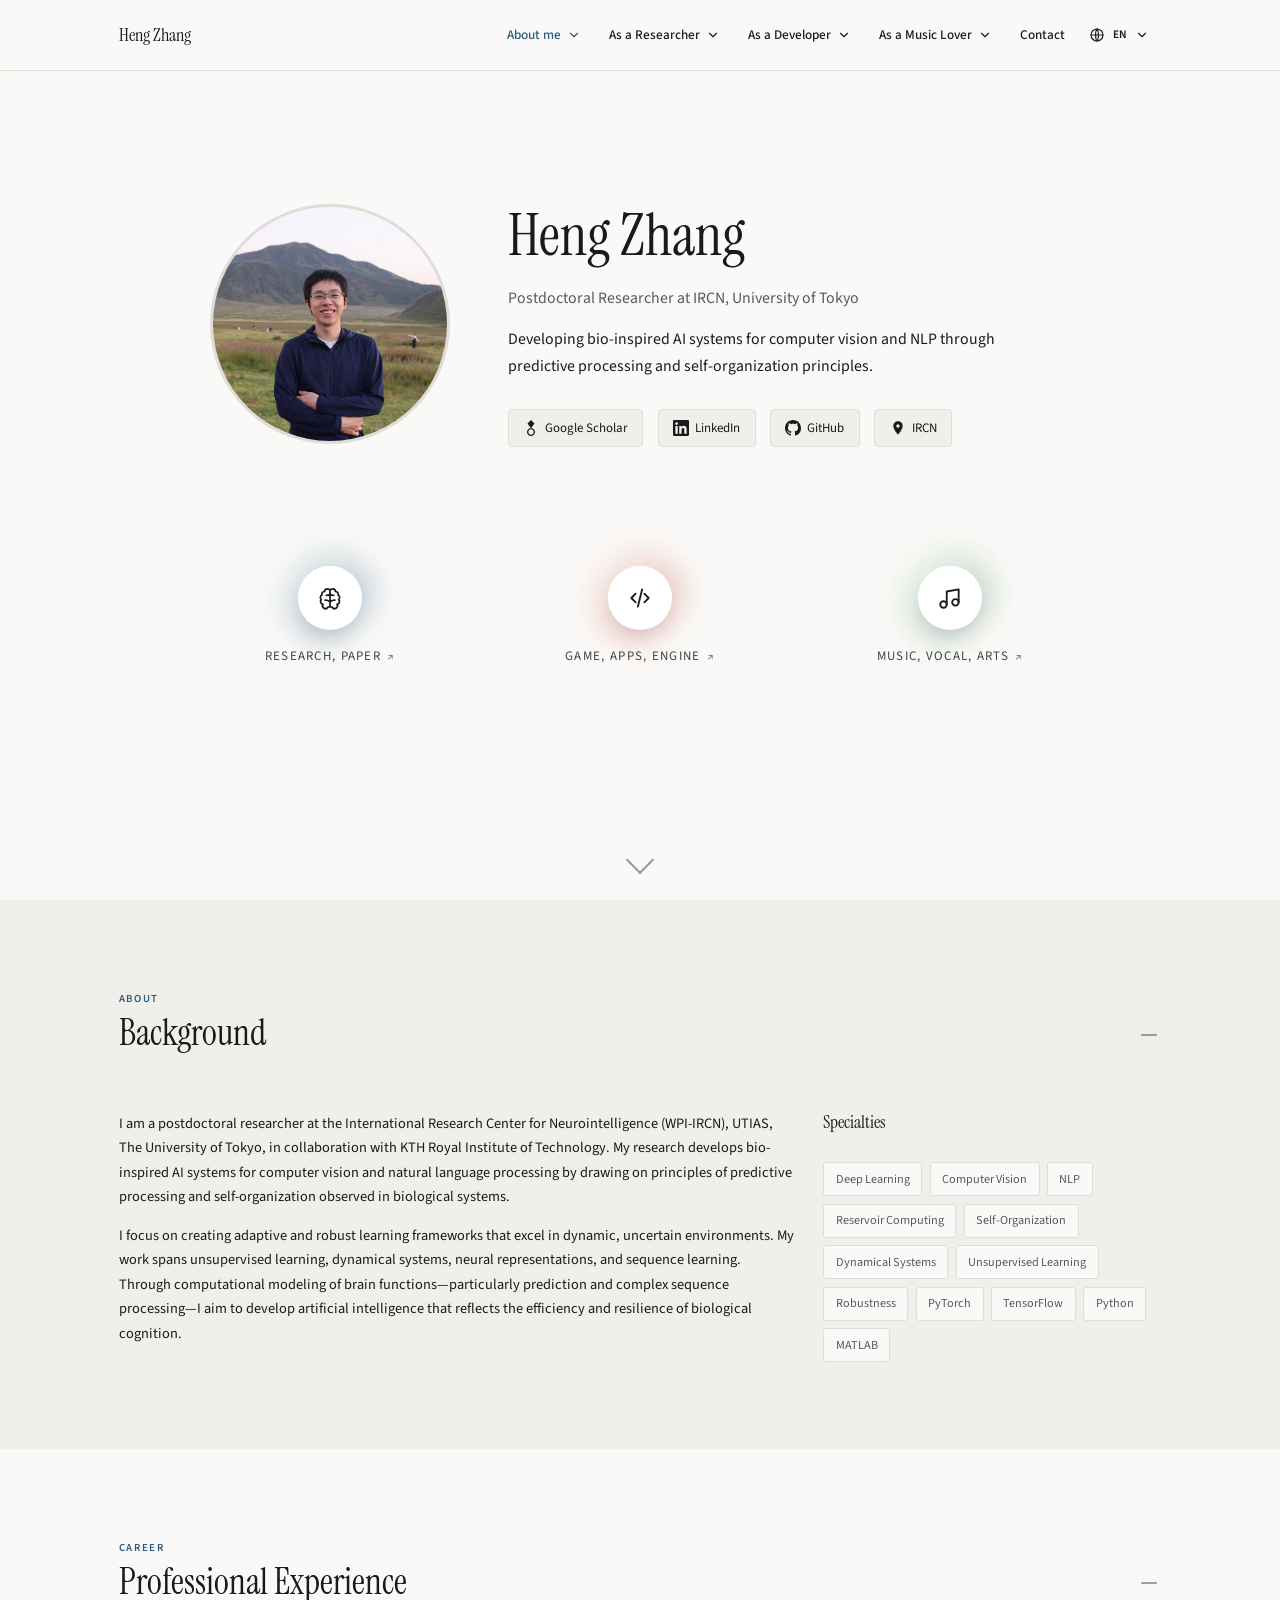
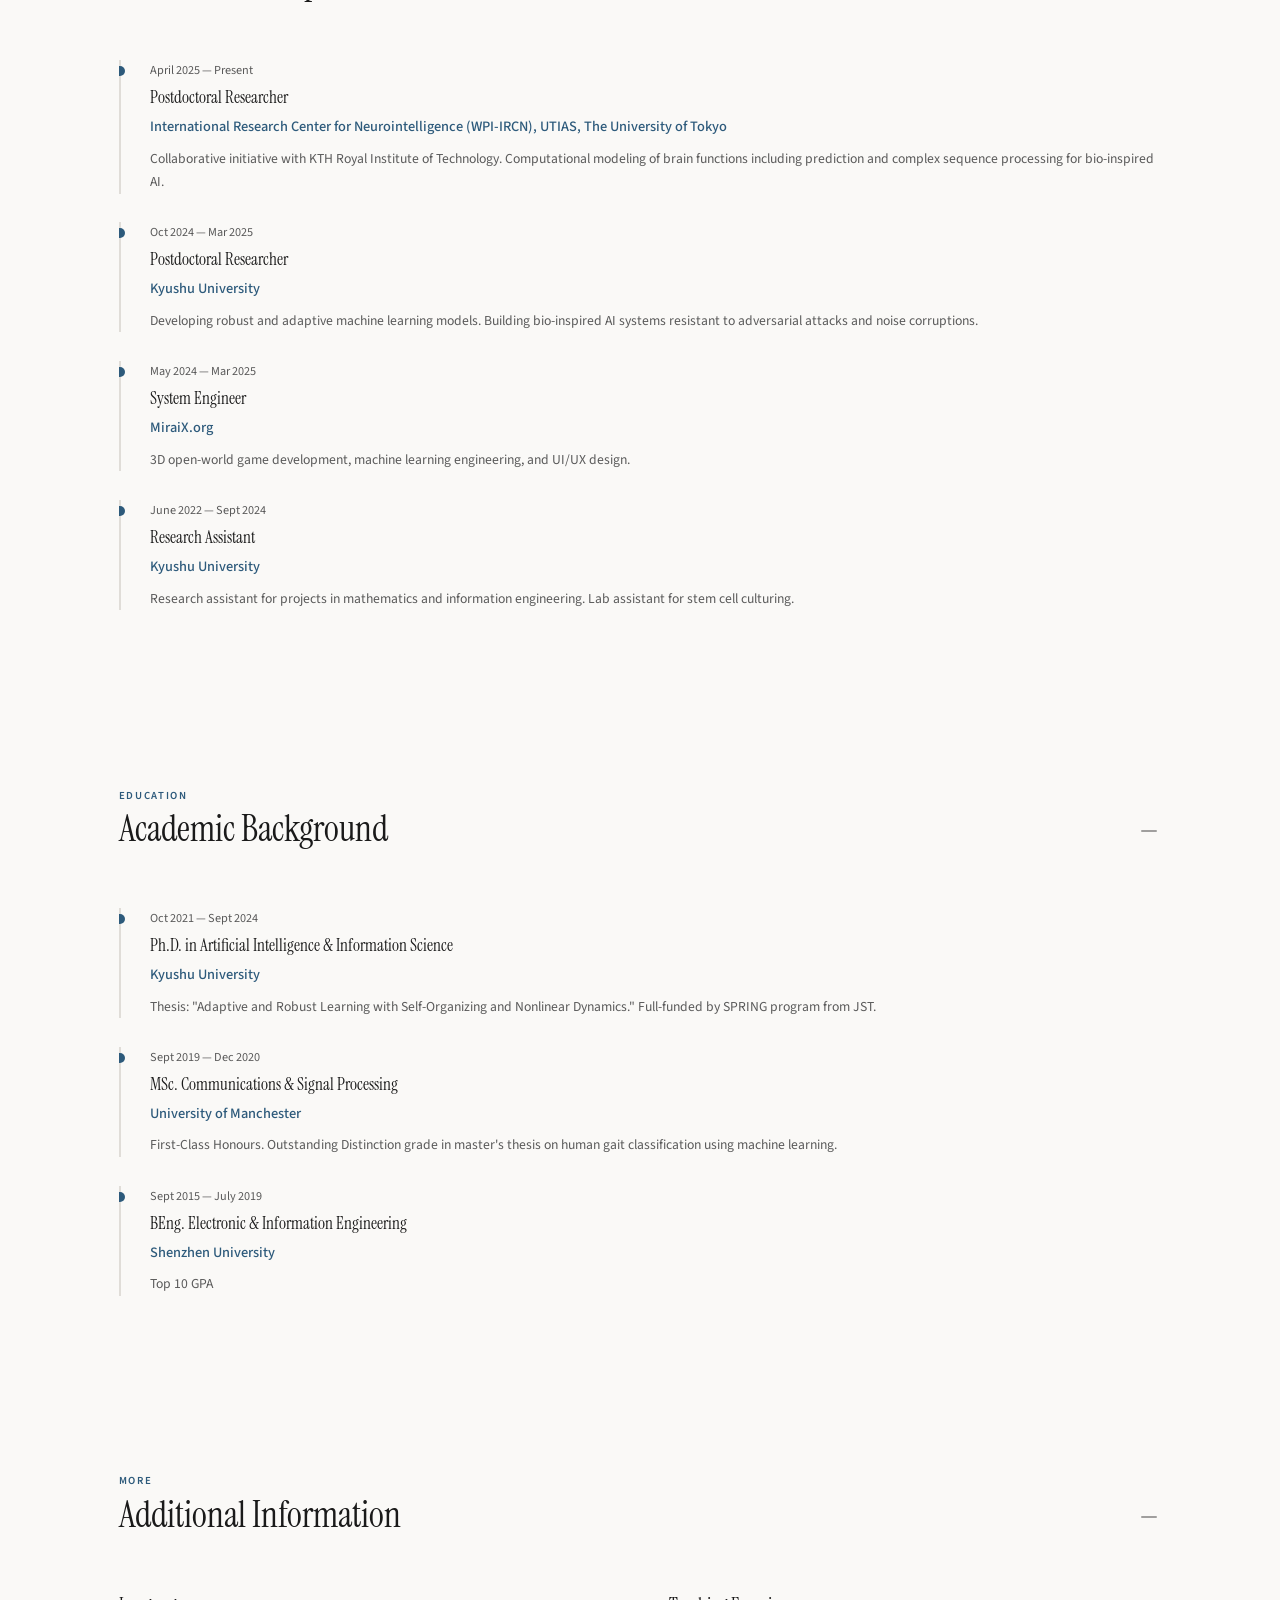
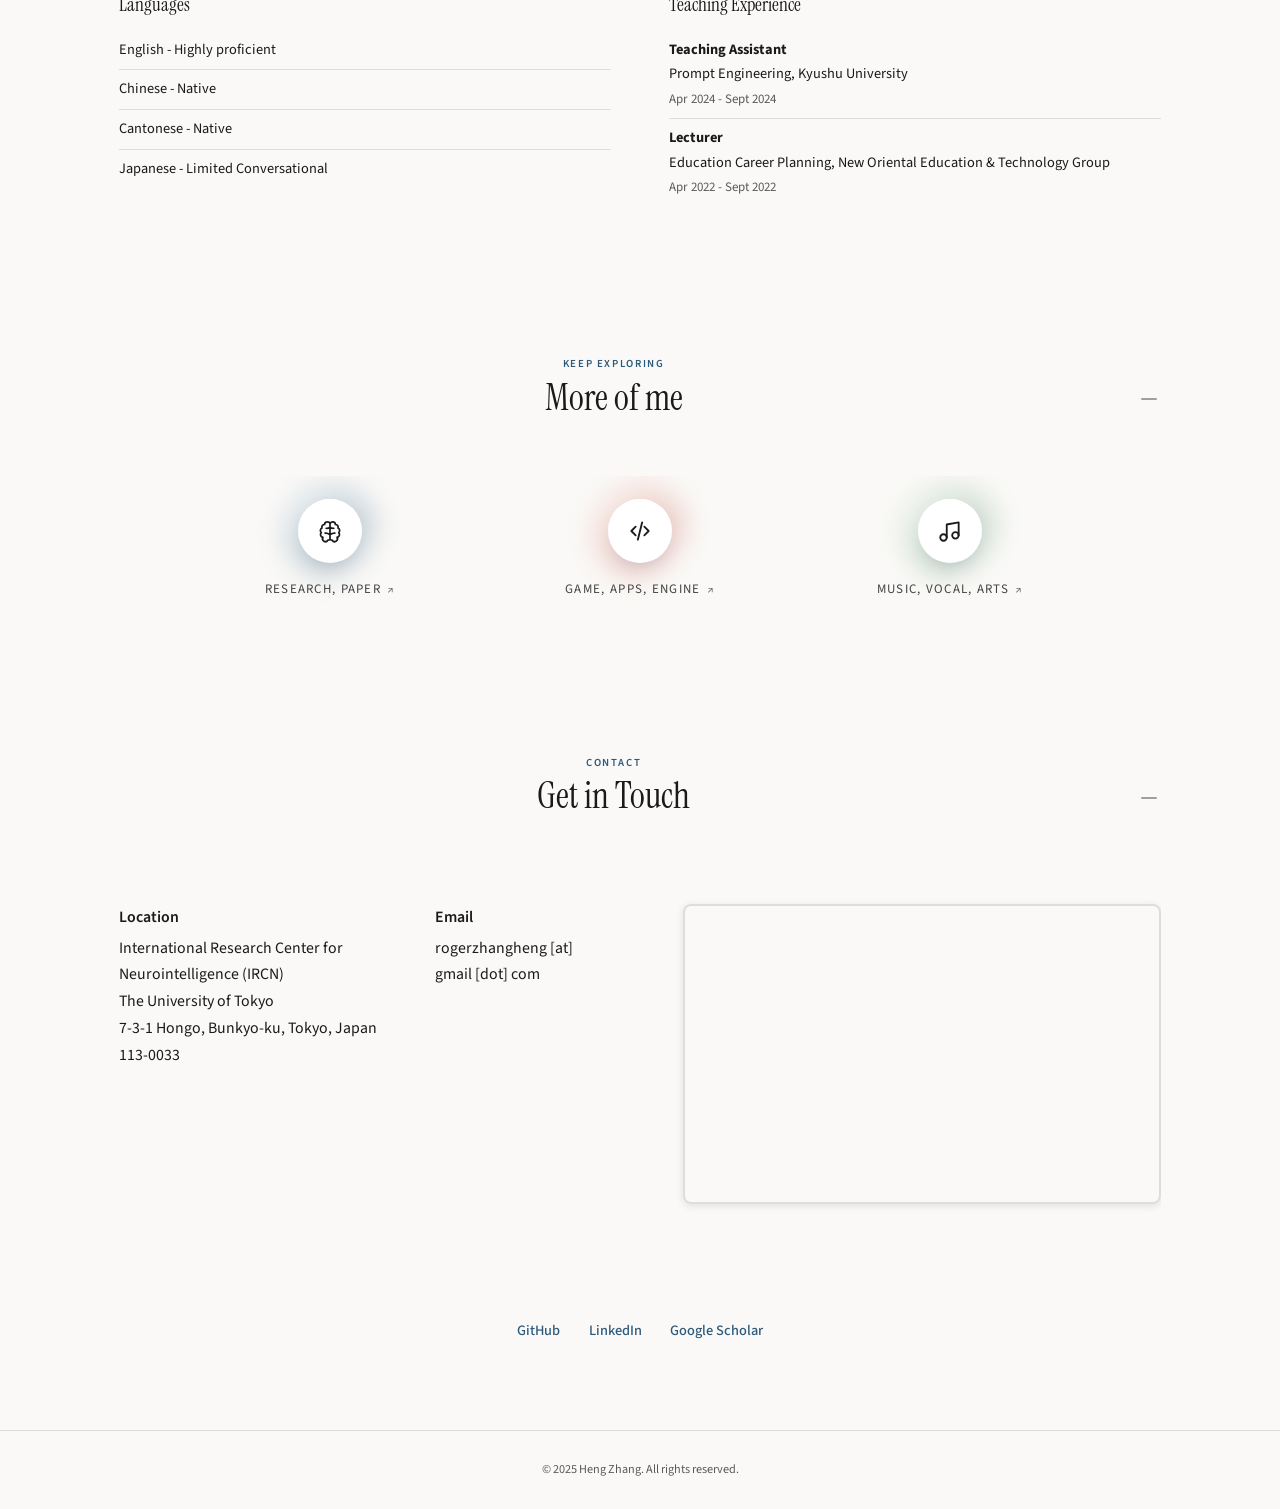
<file: index.html>
<!DOCTYPE html>
<html lang="en">

<head>
    <meta charset="UTF-8">
    <meta name="viewport" content="width=device-width, initial-scale=1.0">
    <title>Heng Zhang | Postdoctoral Researcher</title>
    <meta name="description" content="Heng Zhang, postdoctoral researcher at IRCN, The University of Tokyo. Bio-inspired AI and self-organizing dynamics, games and apps on the side, and Fujii Kaze covers on piano.">
    <meta name="theme-color" content="#faf9f7">
    <link rel="icon" href="assets/brand/favicon.ico" sizes="any">
    <link rel="icon" type="image/png" sizes="32x32" href="assets/brand/favicon-32.png">
    <link rel="icon" type="image/png" sizes="192x192" href="assets/brand/icon-192.png">
    <link rel="apple-touch-icon" href="assets/brand/apple-touch-icon.png">
    <link rel="canonical" href="https://roger2148.github.io/">
    <meta property="og:type" content="profile">
    <meta property="og:site_name" content="Heng Zhang">
    <meta property="og:title" content="Heng Zhang | Postdoctoral Researcher">
    <meta property="og:description" content="Heng Zhang, postdoctoral researcher at IRCN, The University of Tokyo. Bio-inspired AI and self-organizing dynamics, games and apps on the side, and Fujii Kaze covers on piano.">
    <meta property="og:url" content="https://roger2148.github.io/">
    <meta property="og:image" content="https://roger2148.github.io/assets/brand/og-card.png">
    <meta property="og:image:width" content="1200">
    <meta property="og:image:height" content="630">
    <meta property="og:image:alt" content="Heng Zhang, postdoctoral researcher at IRCN, The University of Tokyo">
    <meta name="twitter:card" content="summary_large_image">
    <meta name="twitter:title" content="Heng Zhang | Postdoctoral Researcher">
    <meta name="twitter:description" content="Heng Zhang, postdoctoral researcher at IRCN, The University of Tokyo. Bio-inspired AI and self-organizing dynamics, games and apps on the side, and Fujii Kaze covers on piano.">
    <meta name="twitter:image" content="https://roger2148.github.io/assets/brand/og-card.png">
    <link rel="preconnect" href="https://fonts.googleapis.com">
    <link rel="preconnect" href="https://fonts.gstatic.com" crossorigin>
    <link
        href="https://fonts.googleapis.com/css2?family=Instrument+Serif:ital@0;1&family=Source+Sans+3:wght@300;400;500;600&display=swap"
        rel="stylesheet">
    <link rel="stylesheet" href="assets/site.css">
</head>

<body id="top">
    <header>
        <nav class="container">
            <a href="index.html" class="nav-logo">Heng Zhang</a>
            <div class="nav"><div class="nav__group"><a class="nav__item" href="index.html" aria-haspopup="true">About me<svg viewBox="0 0 24 24" aria-hidden="true"><path d="M6 9l6 6 6-6" fill="none" stroke="currentColor" stroke-width="2" stroke-linecap="round" stroke-linejoin="round"/></svg></a><div class="nav-menu"><ul><li><a href="index.html#top"><span class="nav-menu__num">01</span><span><span class="nav-menu__label">Hero</span><span class="nav-menu__sub">Who I am, at a glance</span></span></a></li><li><a href="index.html#about"><span class="nav-menu__num">02</span><span><span class="nav-menu__label">Background</span><span class="nav-menu__sub">Bio and skills</span></span></a></li><li><a href="index.html#experience"><span class="nav-menu__num">03</span><span><span class="nav-menu__label">Professional Experience</span><span class="nav-menu__sub">Positions held</span></span></a></li><li><a href="index.html#education"><span class="nav-menu__num">04</span><span><span class="nav-menu__label">Academic Background</span><span class="nav-menu__sub">Degrees and theses</span></span></a></li><li><a href="index.html#more"><span class="nav-menu__num">05</span><span><span class="nav-menu__label">Additional Information</span><span class="nav-menu__sub">Languages and teaching</span></span></a></li><li><a href="index.html#contact"><span class="nav-menu__num">06</span><span><span class="nav-menu__label">Get in Touch</span><span class="nav-menu__sub">Email and profiles</span></span></a></li></ul></div></div><div class="nav__group"><a class="nav__item" href="research.html" aria-haspopup="true">As a Researcher<svg viewBox="0 0 24 24" aria-hidden="true"><path d="M6 9l6 6 6-6" fill="none" stroke="currentColor" stroke-width="2" stroke-linecap="round" stroke-linejoin="round"/></svg></a><div class="nav-menu"><ul><li><a href="research.html#activities"><span class="nav-menu__num">01</span><span><span class="nav-menu__label">Activities</span><span class="nav-menu__sub">Posters and talks in pictures</span></span></a></li><li><a href="research.html#research"><span class="nav-menu__num">02</span><span><span class="nav-menu__label">Research Interests</span><span class="nav-menu__sub">Current directions</span></span></a></li><li><a href="research.html#publications"><span class="nav-menu__num">03</span><span><span class="nav-menu__label">Selected Works</span><span class="nav-menu__sub">Papers by category</span></span></a></li><li><a href="research.html#presentations"><span class="nav-menu__num">04</span><span><span class="nav-menu__label">Presentations</span><span class="nav-menu__sub">Talks and posters</span></span></a></li><li><a href="research.html#funding"><span class="nav-menu__num">05</span><span><span class="nav-menu__label">Funding</span><span class="nav-menu__sub">Grants and awards</span></span></a></li></ul></div></div><div class="nav__group"><a class="nav__item" href="developer.html" aria-haspopup="true">As a Developer<svg viewBox="0 0 24 24" aria-hidden="true"><path d="M6 9l6 6 6-6" fill="none" stroke="currentColor" stroke-width="2" stroke-linecap="round" stroke-linejoin="round"/></svg></a><div class="nav-menu"><ul><li><a href="developer.html#olden-flames"><span class="nav-menu__num">01</span><span><span class="nav-menu__label">Olden Flames</span><span class="nav-menu__sub">Open-world action game · MiraiX</span></span></a></li><li><a href="developer.html#syncmapv2"><span class="nav-menu__num">02</span><span><span class="nav-menu__label">SyncMapV2 in Unreal Engine</span><span class="nav-menu__sub">A paper as a walkable 3D scene</span></span></a></li><li><a href="developer.html#japanese-teacher"><span class="nav-menu__num">03</span><span><span class="nav-menu__label">Japanese Speaking Teacher</span><span class="nav-menu__sub">Local AI speaking practice</span></span></a></li></ul></div></div><div class="nav__group"><a class="nav__item" href="music.html" aria-haspopup="true">As a Music Lover<svg viewBox="0 0 24 24" aria-hidden="true"><path d="M6 9l6 6 6-6" fill="none" stroke="currentColor" stroke-width="2" stroke-linecap="round" stroke-linejoin="round"/></svg></a><div class="nav-menu"><ul><li><a href="music.html#music"><span class="nav-menu__num">01</span><span><span class="nav-menu__label">Piano & voice</span><span class="nav-menu__sub">Fujii Kaze covers, now playing</span></span></a></li><li><a href="music.html#covers"><span class="nav-menu__num">02</span><span><span class="nav-menu__label">The playlist</span><span class="nav-menu__sub">All 17 covers on Bilibili</span></span></a></li><li><a href="music.html#artists"><span class="nav-menu__num">03</span><span><span class="nav-menu__label">Favorite artists</span><span class="nav-menu__sub">Who I keep coming back to</span></span></a></li></ul></div></div><a class="nav__item" href="#contact">Contact</a></div>
            <div class="nav-right"><div class="nav__group nav-lang"><button class="nav__item nav__item--menu nav-lang__btn" type="button" aria-haspopup="true" aria-expanded="false" title="Language"><svg class="nav-lang__globe" viewBox="0 0 24 24" aria-hidden="true"><circle cx="12" cy="12" r="9" fill="none" stroke="currentColor" stroke-width="1.7"/><path d="M3 12h18M12 3c2.8 3 2.8 15 0 18M12 3c-2.8 3-2.8 15 0 18" fill="none" stroke="currentColor" stroke-width="1.7" stroke-linecap="round"/></svg><span class="nav-lang__code">EN</span><svg viewBox="0 0 24 24" aria-hidden="true"><path d="M6 9l6 6 6-6" fill="none" stroke="currentColor" stroke-width="2" stroke-linecap="round" stroke-linejoin="round"/></svg></button><div class="nav-menu nav-menu--lang nav-menu--right"><ul><li><a href="#" data-lang="en" role="menuitemradio" aria-checked="true"><span class="nav-menu__label">English</span><span class="nav-lang__check" aria-hidden="true">✓</span></a></li><li><a href="#" data-lang="zh-Hans" role="menuitemradio" aria-checked="false"><span class="nav-menu__label">中文（简体）</span><span class="nav-lang__check" aria-hidden="true">✓</span></a></li><li><a href="#" data-lang="zh-Hant" role="menuitemradio" aria-checked="false"><span class="nav-menu__label">中文（繁體）</span><span class="nav-lang__check" aria-hidden="true">✓</span></a></li><li><a href="#" data-lang="ja" role="menuitemradio" aria-checked="false"><span class="nav-menu__label">日本語</span><span class="nav-lang__check" aria-hidden="true">✓</span></a></li></ul></div></div><div class="nav-toggle" onclick="toggleMenu()">
                <span></span>
                <span></span>
                <span></span>
            </div></div>
        </nav>
        <div class="nav-mobile"><div class="nav-mobile__group"><a class="nav-mobile__title" href="index.html">About me</a><a href="index.html#top" onclick="toggleMenu()">Hero</a><a href="index.html#about" onclick="toggleMenu()">Background</a><a href="index.html#experience" onclick="toggleMenu()">Professional Experience</a><a href="index.html#education" onclick="toggleMenu()">Academic Background</a><a href="index.html#more" onclick="toggleMenu()">Additional Information</a><a href="index.html#contact" onclick="toggleMenu()">Get in Touch</a></div><div class="nav-mobile__group"><a class="nav-mobile__title" href="research.html">As a Researcher</a><a href="research.html#activities" onclick="toggleMenu()">Activities</a><a href="research.html#research" onclick="toggleMenu()">Research Interests</a><a href="research.html#publications" onclick="toggleMenu()">Selected Works</a><a href="research.html#presentations" onclick="toggleMenu()">Presentations</a><a href="research.html#funding" onclick="toggleMenu()">Funding</a></div><div class="nav-mobile__group"><a class="nav-mobile__title" href="developer.html">As a Developer</a><a href="developer.html#olden-flames" onclick="toggleMenu()">Olden Flames</a><a href="developer.html#syncmapv2" onclick="toggleMenu()">SyncMapV2 in Unreal Engine</a><a href="developer.html#japanese-teacher" onclick="toggleMenu()">Japanese Speaking Teacher</a></div><div class="nav-mobile__group"><a class="nav-mobile__title" href="music.html">As a Music Lover</a><a href="music.html#music" onclick="toggleMenu()">Piano & voice</a><a href="music.html#covers" onclick="toggleMenu()">The playlist</a><a href="music.html#artists" onclick="toggleMenu()">Favorite artists</a></div><div class="nav-mobile__group"><a class="nav-mobile__title" href="#contact" onclick="toggleMenu()">Contact</a></div></div>
    </header>

    <!-- Hero Section -->
    <section class="hero">
        <div class="container">
            <div class="hero-content">
                <div class="hero-image">
                    <img src="profile_photo.jpeg" alt="Heng Zhang">
                </div>
                <div class="hero-text">
                    <h1>Heng Zhang</h1>
                    <p class="hero-title">Postdoctoral Researcher at IRCN, University of Tokyo</p>
                    <p class="hero-tagline">
                        Developing bio-inspired AI systems for computer vision and NLP through predictive processing and
                        self-organization principles.
                    </p>
                    <div class="hero-links">
                        <a href="https://scholar.google.com/citations?hl=en&authuser=1&user=qfpzRS0AAAAJ"
                            target="_blank">
                            <svg width="16" height="16" fill="currentColor" viewBox="0 0 24 24">
                                <path
                                    d="M12 24c-3.314 0-6-2.686-6-6s2.686-6 6-6 6 2.686 6 6-2.686 6-6 6zm0-10c-2.21 0-4 1.79-4 4s1.79 4 4 4 4-1.79 4-4-1.79-4-4-4zm5.25-8.8-5.25 7.2-5.25-7.2L12 0l5.25 5.2z" />
                            </svg>
                            Google Scholar
                        </a>
                        <a href="https://linkedin.com/in/heng-zhang-9a348725a" target="_blank">
                            <svg width="16" height="16" fill="currentColor" viewBox="0 0 24 24">
                                <path
                                    d="M20.447 20.452h-3.554v-5.569c0-1.328-.027-3.037-1.852-3.037-1.853 0-2.136 1.445-2.136 2.939v5.667H9.351V9h3.414v1.561h.046c.477-.9 1.637-1.85 3.37-1.85 3.601 0 4.267 2.37 4.267 5.455v6.286zM5.337 7.433c-1.144 0-2.063-.926-2.063-2.065 0-1.138.92-2.063 2.063-2.063 1.14 0 2.064.925 2.064 2.063 0 1.139-.925 2.065-2.064 2.065zm1.782 13.019H3.555V9h3.564v11.452zM22.225 0H1.771C.792 0 0 .774 0 1.729v20.542C0 23.227.792 24 1.771 24h20.451C23.2 24 24 23.227 24 22.271V1.729C24 .774 23.2 0 22.222 0h.003z" />
                            </svg>
                            LinkedIn
                        </a>
                        <a href="https://github.com/Roger2148" target="_blank">
                            <svg width="16" height="16" fill="currentColor" viewBox="0 0 24 24">
                                <path
                                    d="M12 0C5.37 0 0 5.37 0 12c0 5.31 3.435 9.795 8.205 11.385.6.105.825-.255.825-.57 0-.285-.015-1.23-.015-2.235-3.015.555-3.795-.735-4.035-1.41-.135-.345-.72-1.41-1.23-1.695-.42-.225-1.02-.78-.015-.795.945-.015 1.62.87 1.845 1.23 1.08 1.815 2.805 1.305 3.495.99.105-.78.42-1.305.765-1.605-2.67-.3-5.46-1.335-5.46-5.925 0-1.305.465-2.385 1.23-3.225-.12-.3-.54-1.53.12-3.18 0 0 1.005-.315 3.3 1.23.96-.27 1.98-.405 3-.405s2.04.135 3 .405c2.295-1.56 3.3-1.23 3.3-1.23.66 1.65.24 2.88.12 3.18.765.84 1.23 1.905 1.23 3.225 0 4.605-2.805 5.625-5.475 5.925.435.375.81 1.095.81 2.22 0 1.605-.015 2.895-.015 3.3 0 .315.225.69.825.57A12.02 12.02 0 0024 12c0-6.63-5.37-12-12-12z" />
                            </svg>
                            GitHub
                        </a>
                        <a href="https://ircn.jp/en/" target="_blank">
                            <svg width="16" height="16" fill="currentColor" viewBox="0 0 24 24">
                                <path
                                    d="M12 2C8.13 2 5 5.13 5 9c0 5.25 7 13 7 13s7-7.75 7-13c0-3.87-3.13-7-7-7zm0 9.5c-1.38 0-2.5-1.12-2.5-2.5s1.12-2.5 2.5-2.5 2.5 1.12 2.5 2.5-1.12 2.5-2.5 2.5z" />
                            </svg>
                            IRCN
                        </a>
                    </div>
                </div>
            </div>
            <div class="hero-paths" aria-label="Explore">
                <a class="hero-path hero-path--blue" href="research.html">
                    <span class="hero-path__icon"><svg viewBox="0 0 24 24" aria-hidden="true"><path d="M9.5 3.5A2.5 2.5 0 0 0 7 6a2.5 2.5 0 0 0-2.4 3.3A2.5 2.5 0 0 0 4 13.5a2.5 2.5 0 0 0 1.5 4.3A2.5 2.5 0 0 0 10 20.5c.8 0 1.5-.3 2-.9.5.6 1.2.9 2 .9a2.5 2.5 0 0 0 4.5-2.7A2.5 2.5 0 0 0 20 13.5a2.5 2.5 0 0 0-.6-4.2A2.5 2.5 0 0 0 17 6a2.5 2.5 0 0 0-2.5-2.5c-1 0-1.9.6-2.5 1.5a2.5 2.5 0 0 0-2.5-1.5zM12 5v15M8.5 9.5c1 .3 2 .1 3.5-1M15.5 9.5c-1 .3-2 .1-3.5-1M7.5 14c1.5-.2 3 .4 4.5 1.5M16.5 14c-1.5-.2-3 .4-4.5 1.5" fill="none" stroke="currentColor" stroke-width="1.6" stroke-linecap="round" stroke-linejoin="round"/></svg></span>
                    <span class="hero-path__label">Research, Paper</span>
                </a>
                <a class="hero-path hero-path--warm" href="developer.html">
                    <span class="hero-path__icon"><svg viewBox="0 0 24 24" aria-hidden="true"><path d="m8 8-4 4 4 4M16 8l4 4-4 4M14 4l-4 16" fill="none" stroke="currentColor" stroke-width="1.7" stroke-linecap="round" stroke-linejoin="round"/></svg></span>
                    <span class="hero-path__label">Game, Apps, Engine</span>
                </a>
                <a class="hero-path hero-path--green" href="music.html">
                    <span class="hero-path__icon"><svg viewBox="0 0 24 24" aria-hidden="true"><path d="M9 18V6l11-2v12" fill="none" stroke="currentColor" stroke-width="1.7" stroke-linecap="round" stroke-linejoin="round"/><circle cx="6" cy="18" r="3" fill="none" stroke="currentColor" stroke-width="1.7"/><circle cx="17" cy="16" r="3" fill="none" stroke="currentColor" stroke-width="1.7"/></svg></span>
                    <span class="hero-path__label">Music, Vocal, Arts</span>
                </a>
            </div>
        </div>
    </section>

    <div class="scroll-indicator" id="scrollIndicator"
        onclick="document.querySelector('#about').scrollIntoView({behavior: 'smooth'})">
        <div class="chevron"></div>
    </div>

    <div class="back-to-top" id="backToTop" onclick="window.scrollTo({top: 0, behavior: 'smooth'})">
        <div class="chevron-up"></div>
    </div>

    <!-- About Section -->
    <section id="about" class="about">
        <div class="container">
            <div class="section-header" onclick="toggleSection('about')">
                <div class="section-title-wrapper">
                    <span class="section-label">About</span>
                    <h2>Background</h2>
                </div>
                <div class="section-collapse-icon">
                    <div class="icon-minus"></div>
                    <div class="icon-chevron"></div>
                </div>
            </div>
            <div class="section-content about-content">
                <div class="about-text">
                    <p>
                        I am a postdoctoral researcher at the International Research Center for Neurointelligence
                        (WPI-IRCN), UTIAS, The University of Tokyo, in collaboration with KTH Royal Institute of Technology. My
                        research develops bio-inspired AI systems for computer vision and natural language processing by
                        drawing on principles of predictive processing and self-organization observed in biological
                        systems.
                    </p>
                    <p>
                        I focus on creating adaptive and robust learning frameworks that excel in dynamic, uncertain
                        environments. My work spans unsupervised learning, dynamical systems, neural representations,
                        and sequence learning. Through computational modeling of brain functions—particularly prediction
                        and complex sequence processing—I aim to develop artificial intelligence that reflects the
                        efficiency and resilience of biological cognition.
                    </p>
                </div>
                <div class="skills-container">
                    <h3>Specialties</h3>
                    <div class="skills">
                        <span class="skill-tag">Deep Learning</span>
                        <span class="skill-tag">Computer Vision</span>
                        <span class="skill-tag">NLP</span>
                        <span class="skill-tag">Reservoir Computing</span>
                        <span class="skill-tag">Self-Organization</span>
                        <span class="skill-tag">Dynamical Systems</span>
                        <span class="skill-tag">Unsupervised Learning</span>
                        <span class="skill-tag">Robustness</span>
                        <span class="skill-tag">PyTorch</span>
                        <span class="skill-tag">TensorFlow</span>
                        <span class="skill-tag">Python</span>
                        <span class="skill-tag">MATLAB</span>
                    </div>
                </div>
            </div>
        </div>
    </section>

    <section id="experience">
        <div class="container">
            <span class="section-label">Career</span>
            <h2>Professional Experience</h2>
            <div class="timeline">
                <div class="timeline-item">
                    <span class="timeline-date">April 2025 — Present</span>
                    <h3 class="timeline-title">Postdoctoral Researcher</h3>
                    <p class="timeline-org">International Research Center for Neurointelligence (WPI-IRCN), UTIAS, The University of Tokyo</p>
                    <p class="timeline-desc">Collaborative initiative with KTH Royal Institute of Technology.
                        Computational modeling of brain functions including prediction and complex sequence processing
                        for bio-inspired AI.</p>
                </div>
                <div class="timeline-item">
                    <span class="timeline-date">Oct 2024 — Mar 2025</span>
                    <h3 class="timeline-title">Postdoctoral Researcher</h3>
                    <p class="timeline-org">Kyushu University</p>
                    <p class="timeline-desc">Developing robust and adaptive machine learning models. Building
                        bio-inspired AI systems resistant to adversarial attacks and noise corruptions.</p>
                </div>
                <div class="timeline-item">
                    <span class="timeline-date">May 2024 — Mar 2025</span>
                    <h3 class="timeline-title">System Engineer</h3>
                    <p class="timeline-org">MiraiX.org</p>
                    <p class="timeline-desc">3D open-world game development, machine learning engineering, and UI/UX
                        design.</p>
                </div>
                <div class="timeline-item">
                    <span class="timeline-date">June 2022 — Sept 2024</span>
                    <h3 class="timeline-title">Research Assistant</h3>
                    <p class="timeline-org">Kyushu University</p>
                    <p class="timeline-desc">Research assistant for projects in mathematics and information engineering.
                        Lab assistant for stem cell culturing.</p>
                </div>
            </div>
        </div>
    </section>

    <section id="education">
        <div class="container">
            <span class="section-label">Education</span>
            <h2>Academic Background</h2>
            <div class="timeline">
                <div class="timeline-item">
                    <span class="timeline-date">Oct 2021 — Sept 2024</span>
                    <h3 class="timeline-title">Ph.D. in Artificial Intelligence & Information Science</h3>
                    <p class="timeline-org">Kyushu University</p>
                    <p class="timeline-desc">Thesis: "Adaptive and Robust Learning with Self-Organizing and Nonlinear
                        Dynamics." Full-funded by SPRING program from JST.</p>
                </div>
                <div class="timeline-item">
                    <span class="timeline-date">Sept 2019 — Dec 2020</span>
                    <h3 class="timeline-title">MSc. Communications & Signal Processing</h3>
                    <p class="timeline-org">University of Manchester</p>
                    <p class="timeline-desc">First-Class Honours. Outstanding Distinction grade in master's thesis on
                        human gait classification using machine learning.</p>
                </div>
                <div class="timeline-item">
                    <span class="timeline-date">Sept 2015 — July 2019</span>
                    <h3 class="timeline-title">BEng. Electronic & Information Engineering</h3>
                    <p class="timeline-org">Shenzhen University</p>
                    <p class="timeline-desc">Top 10 GPA</p>
                </div>
            </div>
        </div>
    </section>

    <section id="more" class="more">
        <div class="container">
            <div class="section-header" onclick="toggleSection('more')">
                <div class="section-title-wrapper">
                    <span class="section-label">More</span>
                    <h2>Additional Information</h2>
                </div>
                <div class="section-collapse-icon">
                    <div class="icon-minus"></div>
                    <div class="icon-chevron"></div>
                </div>
            </div>

            <div class="section-content">
                <div class="more-grid">
                    <div class="more-top-row">
                        <div class="more-category">
                            <h3>Languages</h3>
                            <ul>
                                <li>English - Highly proficient</li>
                                <li>Chinese - Native</li>
                                <li>Cantonese - Native</li>
                                <li>Japanese - Limited Conversational</li>
                            </ul>
                        </div>

                        <div class="more-category">
                            <h3>Teaching Experience</h3>
                            <ul>
                                <li><strong>Teaching Assistant</strong><br>
                                    Prompt Engineering, Kyushu University<br>
                                    <span style="color: var(--color-text-muted); font-size: 0.9rem;">Apr 2024 - Sept
                                        2024</span>
                                </li>
                                <li><strong>Lecturer</strong><br>
                                    Education Career Planning, New Oriental Education & Technology Group<br>
                                    <span style="color: var(--color-text-muted); font-size: 0.9rem;">Apr 2022 - Sept
                                        2022</span>
                                </li>
                            </ul>
                        </div>
                    </div>
                </div>
            </div>
        </div>
    </section>

    <section id="explore" class="explore">
        <div class="container">
            <span class="section-label">Keep exploring</span>
            <h2>More of me</h2>
            <div class="hero-paths explore__paths">
                <a class="hero-path hero-path--blue" href="research.html">
                    <span class="hero-path__icon"><svg viewBox="0 0 24 24" aria-hidden="true"><path d="M9.5 3.5A2.5 2.5 0 0 0 7 6a2.5 2.5 0 0 0-2.4 3.3A2.5 2.5 0 0 0 4 13.5a2.5 2.5 0 0 0 1.5 4.3A2.5 2.5 0 0 0 10 20.5c.8 0 1.5-.3 2-.9.5.6 1.2.9 2 .9a2.5 2.5 0 0 0 4.5-2.7A2.5 2.5 0 0 0 20 13.5a2.5 2.5 0 0 0-.6-4.2A2.5 2.5 0 0 0 17 6a2.5 2.5 0 0 0-2.5-2.5c-1 0-1.9.6-2.5 1.5a2.5 2.5 0 0 0-2.5-1.5zM12 5v15M8.5 9.5c1 .3 2 .1 3.5-1M15.5 9.5c-1 .3-2 .1-3.5-1M7.5 14c1.5-.2 3 .4 4.5 1.5M16.5 14c-1.5-.2-3 .4-4.5 1.5" fill="none" stroke="currentColor" stroke-width="1.6" stroke-linecap="round" stroke-linejoin="round"/></svg></span>
                    <span class="hero-path__label">Research, Paper</span>
                </a>
                <a class="hero-path hero-path--warm" href="developer.html">
                    <span class="hero-path__icon"><svg viewBox="0 0 24 24" aria-hidden="true"><path d="m8 8-4 4 4 4M16 8l4 4-4 4M14 4l-4 16" fill="none" stroke="currentColor" stroke-width="1.7" stroke-linecap="round" stroke-linejoin="round"/></svg></span>
                    <span class="hero-path__label">Game, Apps, Engine</span>
                </a>
                <a class="hero-path hero-path--green" href="music.html">
                    <span class="hero-path__icon"><svg viewBox="0 0 24 24" aria-hidden="true"><path d="M9 18V6l11-2v12" fill="none" stroke="currentColor" stroke-width="1.7" stroke-linecap="round" stroke-linejoin="round"/><circle cx="6" cy="18" r="3" fill="none" stroke="currentColor" stroke-width="1.7"/><circle cx="17" cy="16" r="3" fill="none" stroke="currentColor" stroke-width="1.7"/></svg></span>
                    <span class="hero-path__label">Music, Vocal, Arts</span>
                </a>
            </div>
        </div>
    </section>

    <section id="contact" class="contact">
        <div class="container">
            <span class="section-label">Contact</span>
            <h2>Get in Touch</h2>
            <div class="contact-content">
                <div class="contact-info">
                    <div class="contact-item">
                        <span class="contact-item-label">Location</span>
                        International Research Center for Neurointelligence (IRCN)<br>
                        The University of Tokyo<br>
                        7-3-1 Hongo, Bunkyo-ku, Tokyo, Japan 113-0033
                    </div>
                    <div class="contact-item">
                        <span class="contact-item-label">Email</span>
                        rogerzhangheng [at] gmail [dot] com
                    </div>
                    <!--                    <div class="contact-item">-->
                    <!--                        <span class="contact-item-label">Phone</span>-->
                    <!--                        (+81)090-2341-7951-->
                    <!--                    </div>-->
                </div>
                <div class="map-container">
                    <!--                    <iframe-->
                    <!--                        src="https://www.google.com/maps/embed?pb=!1m18!1m12!1m3!1d3239.9282167891844!2d139.76183207589758!3d35.70996247257882!2m3!1f0!2f0!3f0!3m2!1i1024!2i768!4f13.1!3m3!1m2!1s0x60188c2ffa206ea3%3A0x30e407498313ba95!2sUniversity%20of%20Tokyo!5e0!3m2!1sen!2sjp!4v1705000000000!5m2!1sen!2sjp"-->
                    <!--                        allowfullscreen=""-->
                    <!--                        loading="lazy"-->
                    <!--                        referrerpolicy="no-referrer-when-downgrade">-->
                    <!--                    </iframe>-->
                    <iframe
                        src="https://www.google.com/maps/embed?pb=!1m18!1m12!1m3!1d3239.670348133987!2d139.75920227649402!3d35.709728972577935!2m3!1f0!2f0!3f0!3m2!1i1024!2i768!4f13.1!3m3!1m2!1s0x60188c3ad96a6241%3A0x34fe6ab8a94a4aba!2sIRCN!5e0!3m2!1sen!2sjp!4v1768922743233!5m2!1sen!2sjp"
                        width="300" height="300" style="border:0;" allowfullscreen="" loading="lazy"
                        referrerpolicy="no-referrer-when-downgrade">
                    </iframe>
                </div>
                <div class="contact-socials">
                    <a href="https://github.com/Roger2148" target="_blank">GitHub</a>
                    <a href="https://linkedin.com/in/heng-zhang-9a348725a" target="_blank">LinkedIn</a>
                    <a href="https://scholar.google.com/citations?hl=en&authuser=1&user=qfpzRS0AAAAJ"
                        target="_blank">Google Scholar</a>
                </div>
            </div>
        </div>
    </section>

    <!-- Footer -->
    <footer>
        <div class="container">
            <p>© 2025 Heng Zhang. All rights reserved.</p>
        </div>
    </footer>

    <script src="assets/site.js"></script>
    <script src="assets/lang.js"></script>
</body>

</html>
</file>
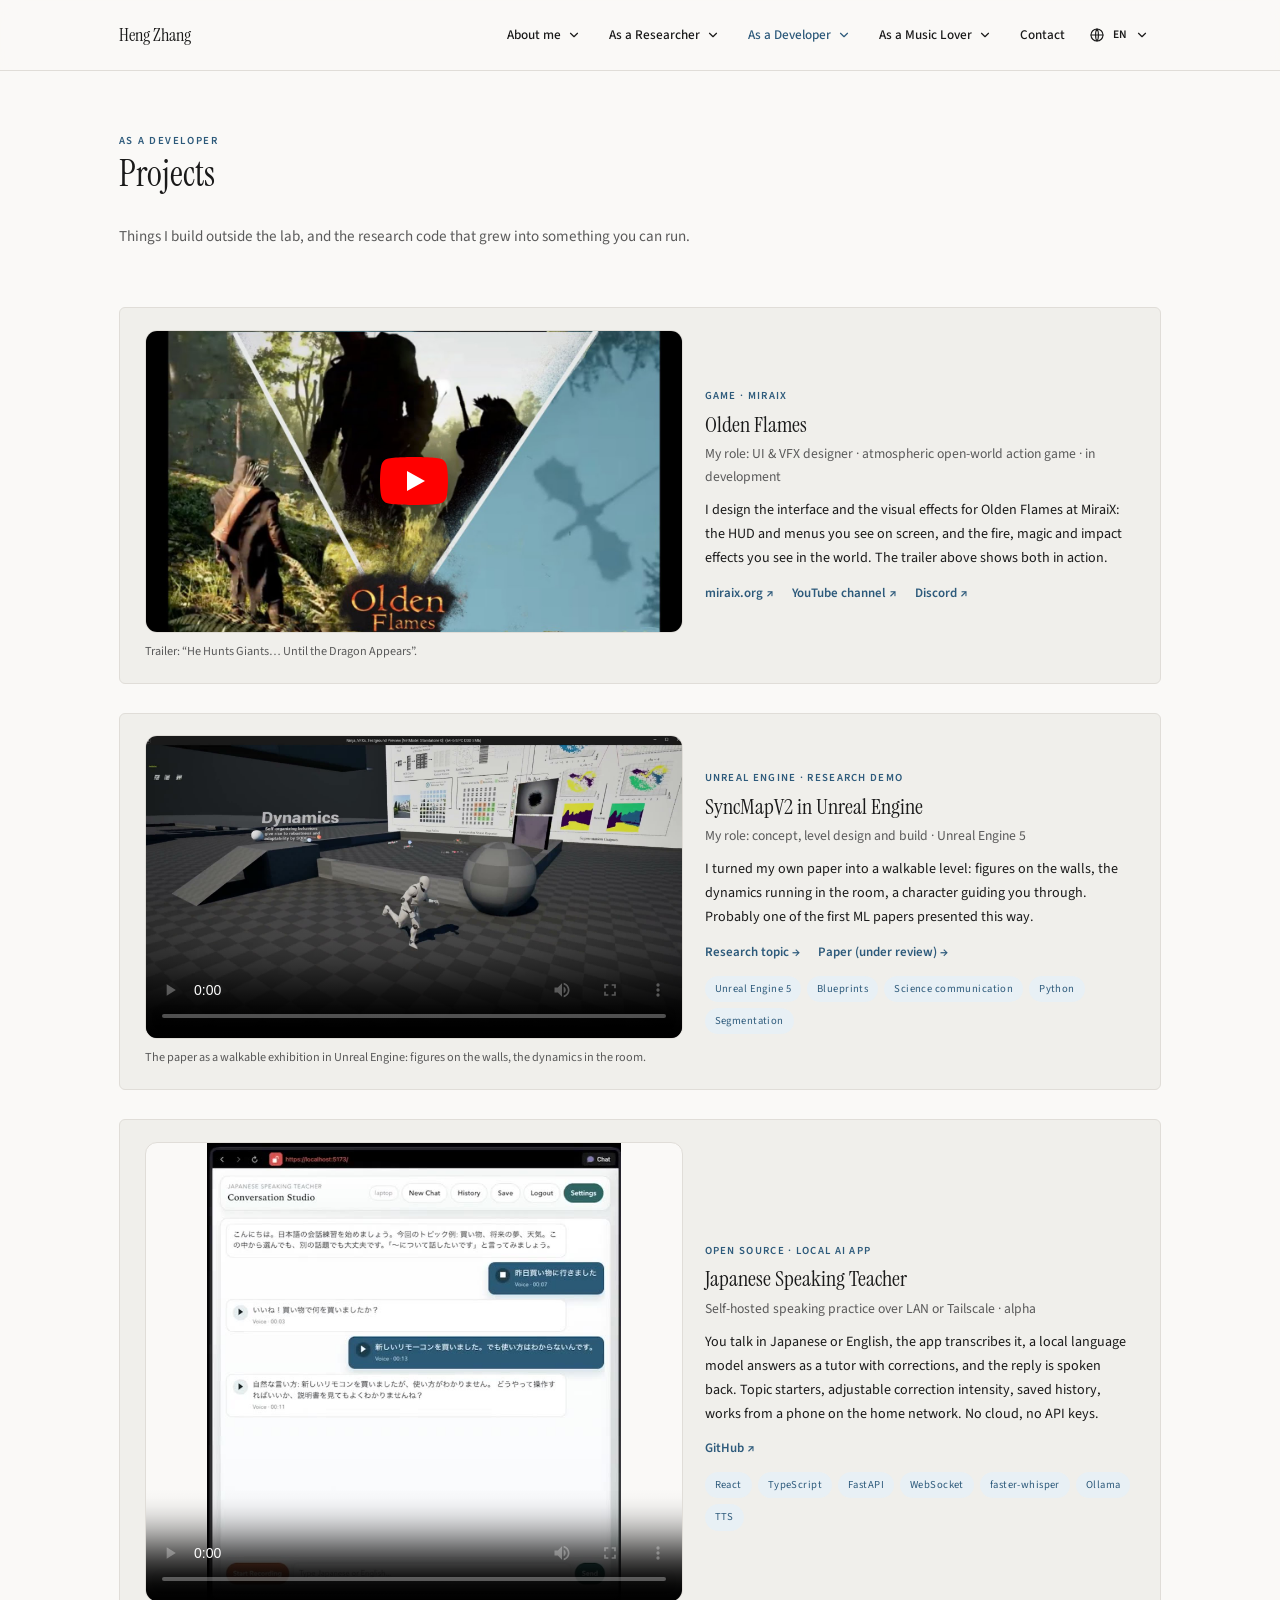
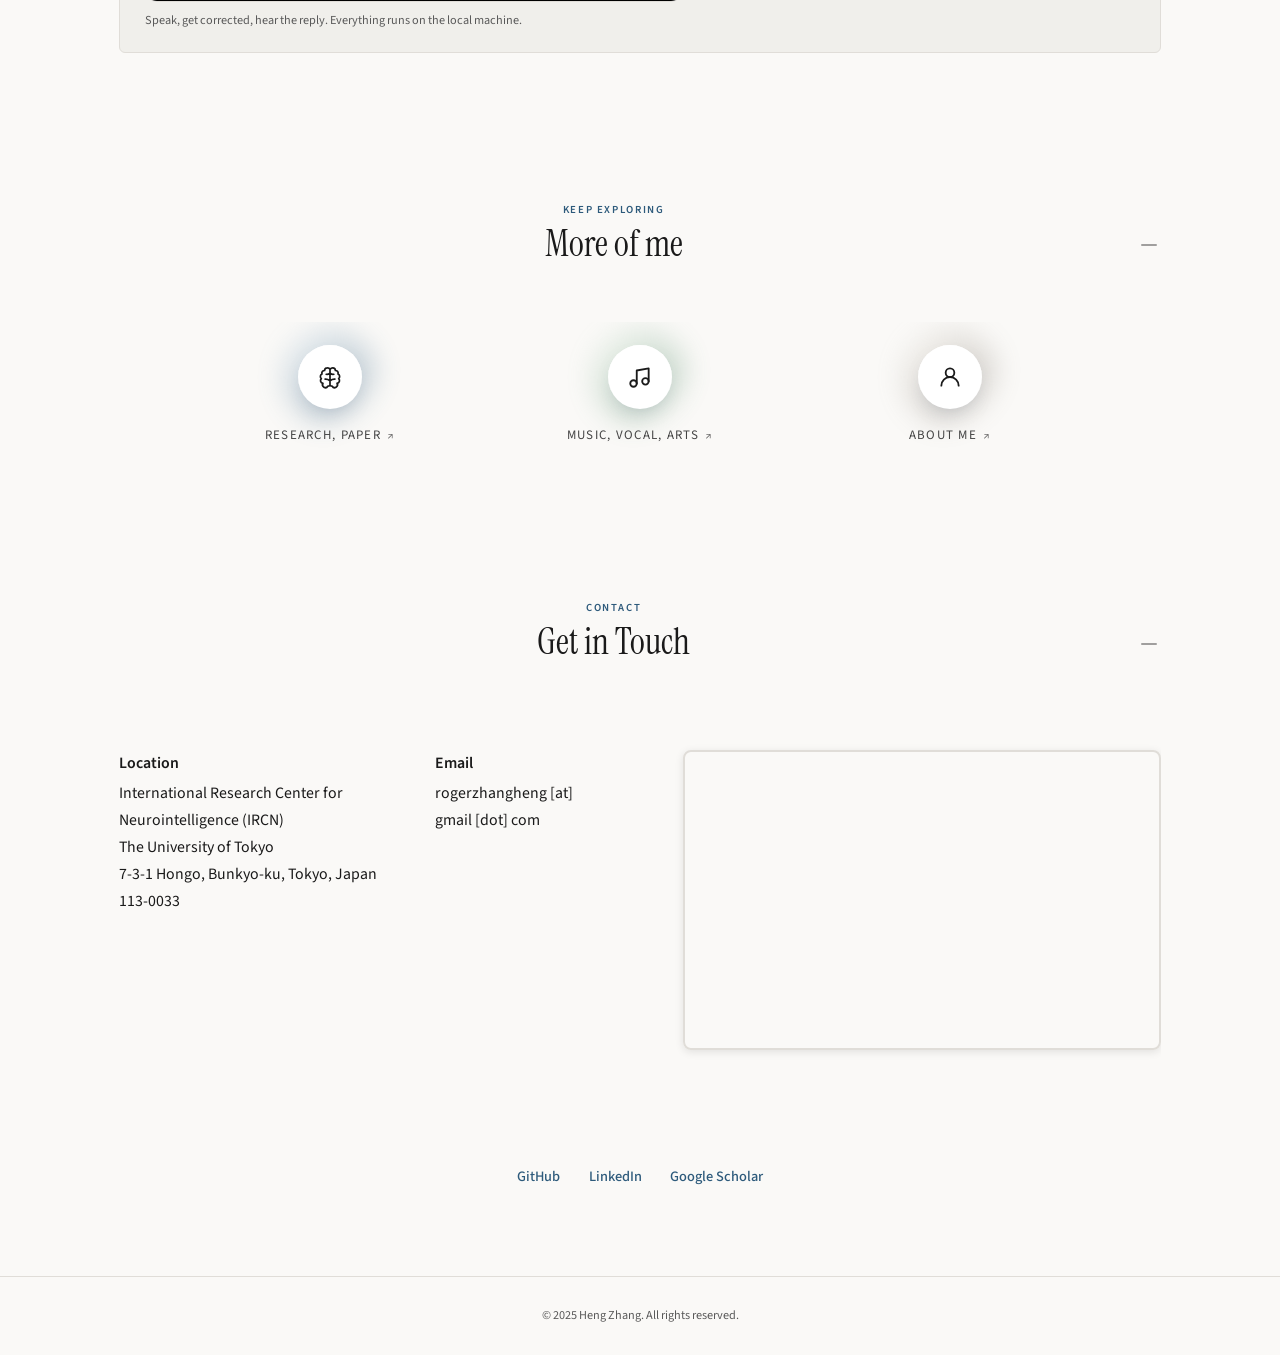
<file: developer.html>
<!DOCTYPE html>
<html lang="en">

<head>
    <meta charset="UTF-8">
    <meta name="viewport" content="width=device-width, initial-scale=1.0">
    <title>Developer | Heng Zhang</title>
    <meta name="description" content="Things Heng Zhang builds: UI and VFX for the open-world game Olden Flames, a research paper rebuilt as a walkable Unreal Engine level, and a local AI Japanese speaking tutor.">
    <meta name="theme-color" content="#faf9f7">
    <link rel="icon" href="assets/brand/favicon.ico" sizes="any">
    <link rel="icon" type="image/png" sizes="32x32" href="assets/brand/favicon-32.png">
    <link rel="icon" type="image/png" sizes="192x192" href="assets/brand/icon-192.png">
    <link rel="apple-touch-icon" href="assets/brand/apple-touch-icon.png">
    <link rel="canonical" href="https://roger2148.github.io/developer.html">
    <meta property="og:type" content="website">
    <meta property="og:site_name" content="Heng Zhang">
    <meta property="og:title" content="Developer | Heng Zhang">
    <meta property="og:description" content="Things Heng Zhang builds: UI and VFX for the open-world game Olden Flames, a research paper rebuilt as a walkable Unreal Engine level, and a local AI Japanese speaking tutor.">
    <meta property="og:url" content="https://roger2148.github.io/developer.html">
    <meta property="og:image" content="https://roger2148.github.io/assets/brand/og-card.png">
    <meta property="og:image:width" content="1200">
    <meta property="og:image:height" content="630">
    <meta property="og:image:alt" content="Heng Zhang, postdoctoral researcher at IRCN, The University of Tokyo">
    <meta name="twitter:card" content="summary_large_image">
    <meta name="twitter:title" content="Developer | Heng Zhang">
    <meta name="twitter:description" content="Things Heng Zhang builds: UI and VFX for the open-world game Olden Flames, a research paper rebuilt as a walkable Unreal Engine level, and a local AI Japanese speaking tutor.">
    <meta name="twitter:image" content="https://roger2148.github.io/assets/brand/og-card.png">
    <link rel="preconnect" href="https://fonts.googleapis.com">
    <link rel="preconnect" href="https://fonts.gstatic.com" crossorigin>
    <link
        href="https://fonts.googleapis.com/css2?family=Instrument+Serif:ital@0;1&family=Source+Sans+3:wght@300;400;500;600&display=swap"
        rel="stylesheet">
    <link rel="stylesheet" href="assets/site.css">
</head>

<body id="top">
    <header>
        <nav class="container">
            <a href="index.html" class="nav-logo">Heng Zhang</a>
            <div class="nav"><div class="nav__group"><a class="nav__item" href="index.html" aria-haspopup="true">About me<svg viewBox="0 0 24 24" aria-hidden="true"><path d="M6 9l6 6 6-6" fill="none" stroke="currentColor" stroke-width="2" stroke-linecap="round" stroke-linejoin="round"/></svg></a><div class="nav-menu"><ul><li><a href="index.html#top"><span class="nav-menu__num">01</span><span><span class="nav-menu__label">Hero</span><span class="nav-menu__sub">Who I am, at a glance</span></span></a></li><li><a href="index.html#about"><span class="nav-menu__num">02</span><span><span class="nav-menu__label">Background</span><span class="nav-menu__sub">Bio and skills</span></span></a></li><li><a href="index.html#experience"><span class="nav-menu__num">03</span><span><span class="nav-menu__label">Professional Experience</span><span class="nav-menu__sub">Positions held</span></span></a></li><li><a href="index.html#education"><span class="nav-menu__num">04</span><span><span class="nav-menu__label">Academic Background</span><span class="nav-menu__sub">Degrees and theses</span></span></a></li><li><a href="index.html#more"><span class="nav-menu__num">05</span><span><span class="nav-menu__label">Additional Information</span><span class="nav-menu__sub">Languages and teaching</span></span></a></li><li><a href="index.html#contact"><span class="nav-menu__num">06</span><span><span class="nav-menu__label">Get in Touch</span><span class="nav-menu__sub">Email and profiles</span></span></a></li></ul></div></div><div class="nav__group"><a class="nav__item" href="research.html" aria-haspopup="true">As a Researcher<svg viewBox="0 0 24 24" aria-hidden="true"><path d="M6 9l6 6 6-6" fill="none" stroke="currentColor" stroke-width="2" stroke-linecap="round" stroke-linejoin="round"/></svg></a><div class="nav-menu"><ul><li><a href="research.html#activities"><span class="nav-menu__num">01</span><span><span class="nav-menu__label">Activities</span><span class="nav-menu__sub">Posters and talks in pictures</span></span></a></li><li><a href="research.html#research"><span class="nav-menu__num">02</span><span><span class="nav-menu__label">Research Interests</span><span class="nav-menu__sub">Current directions</span></span></a></li><li><a href="research.html#publications"><span class="nav-menu__num">03</span><span><span class="nav-menu__label">Selected Works</span><span class="nav-menu__sub">Papers by category</span></span></a></li><li><a href="research.html#presentations"><span class="nav-menu__num">04</span><span><span class="nav-menu__label">Presentations</span><span class="nav-menu__sub">Talks and posters</span></span></a></li><li><a href="research.html#funding"><span class="nav-menu__num">05</span><span><span class="nav-menu__label">Funding</span><span class="nav-menu__sub">Grants and awards</span></span></a></li></ul></div></div><div class="nav__group"><a class="nav__item" href="developer.html" aria-haspopup="true">As a Developer<svg viewBox="0 0 24 24" aria-hidden="true"><path d="M6 9l6 6 6-6" fill="none" stroke="currentColor" stroke-width="2" stroke-linecap="round" stroke-linejoin="round"/></svg></a><div class="nav-menu"><ul><li><a href="developer.html#olden-flames"><span class="nav-menu__num">01</span><span><span class="nav-menu__label">Olden Flames</span><span class="nav-menu__sub">Open-world action game · MiraiX</span></span></a></li><li><a href="developer.html#syncmapv2"><span class="nav-menu__num">02</span><span><span class="nav-menu__label">SyncMapV2 in Unreal Engine</span><span class="nav-menu__sub">A paper as a walkable 3D scene</span></span></a></li><li><a href="developer.html#japanese-teacher"><span class="nav-menu__num">03</span><span><span class="nav-menu__label">Japanese Speaking Teacher</span><span class="nav-menu__sub">Local AI speaking practice</span></span></a></li></ul></div></div><div class="nav__group"><a class="nav__item" href="music.html" aria-haspopup="true">As a Music Lover<svg viewBox="0 0 24 24" aria-hidden="true"><path d="M6 9l6 6 6-6" fill="none" stroke="currentColor" stroke-width="2" stroke-linecap="round" stroke-linejoin="round"/></svg></a><div class="nav-menu"><ul><li><a href="music.html#music"><span class="nav-menu__num">01</span><span><span class="nav-menu__label">Piano & voice</span><span class="nav-menu__sub">Fujii Kaze covers, now playing</span></span></a></li><li><a href="music.html#covers"><span class="nav-menu__num">02</span><span><span class="nav-menu__label">The playlist</span><span class="nav-menu__sub">All 17 covers on Bilibili</span></span></a></li><li><a href="music.html#artists"><span class="nav-menu__num">03</span><span><span class="nav-menu__label">Favorite artists</span><span class="nav-menu__sub">Who I keep coming back to</span></span></a></li></ul></div></div><a class="nav__item" href="#contact">Contact</a></div>
            <div class="nav-right"><div class="nav__group nav-lang"><button class="nav__item nav__item--menu nav-lang__btn" type="button" aria-haspopup="true" aria-expanded="false" title="Language"><svg class="nav-lang__globe" viewBox="0 0 24 24" aria-hidden="true"><circle cx="12" cy="12" r="9" fill="none" stroke="currentColor" stroke-width="1.7"/><path d="M3 12h18M12 3c2.8 3 2.8 15 0 18M12 3c-2.8 3-2.8 15 0 18" fill="none" stroke="currentColor" stroke-width="1.7" stroke-linecap="round"/></svg><span class="nav-lang__code">EN</span><svg viewBox="0 0 24 24" aria-hidden="true"><path d="M6 9l6 6 6-6" fill="none" stroke="currentColor" stroke-width="2" stroke-linecap="round" stroke-linejoin="round"/></svg></button><div class="nav-menu nav-menu--lang nav-menu--right"><ul><li><a href="#" data-lang="en" role="menuitemradio" aria-checked="true"><span class="nav-menu__label">English</span><span class="nav-lang__check" aria-hidden="true">✓</span></a></li><li><a href="#" data-lang="zh-Hans" role="menuitemradio" aria-checked="false"><span class="nav-menu__label">中文（简体）</span><span class="nav-lang__check" aria-hidden="true">✓</span></a></li><li><a href="#" data-lang="zh-Hant" role="menuitemradio" aria-checked="false"><span class="nav-menu__label">中文（繁體）</span><span class="nav-lang__check" aria-hidden="true">✓</span></a></li><li><a href="#" data-lang="ja" role="menuitemradio" aria-checked="false"><span class="nav-menu__label">日本語</span><span class="nav-lang__check" aria-hidden="true">✓</span></a></li></ul></div></div><div class="nav-toggle" onclick="toggleMenu()">
                <span></span>
                <span></span>
                <span></span>
            </div></div>
        </nav>
        <div class="nav-mobile"><div class="nav-mobile__group"><a class="nav-mobile__title" href="index.html">About me</a><a href="index.html#top" onclick="toggleMenu()">Hero</a><a href="index.html#about" onclick="toggleMenu()">Background</a><a href="index.html#experience" onclick="toggleMenu()">Professional Experience</a><a href="index.html#education" onclick="toggleMenu()">Academic Background</a><a href="index.html#more" onclick="toggleMenu()">Additional Information</a><a href="index.html#contact" onclick="toggleMenu()">Get in Touch</a></div><div class="nav-mobile__group"><a class="nav-mobile__title" href="research.html">As a Researcher</a><a href="research.html#activities" onclick="toggleMenu()">Activities</a><a href="research.html#research" onclick="toggleMenu()">Research Interests</a><a href="research.html#publications" onclick="toggleMenu()">Selected Works</a><a href="research.html#presentations" onclick="toggleMenu()">Presentations</a><a href="research.html#funding" onclick="toggleMenu()">Funding</a></div><div class="nav-mobile__group"><a class="nav-mobile__title" href="developer.html">As a Developer</a><a href="developer.html#olden-flames" onclick="toggleMenu()">Olden Flames</a><a href="developer.html#syncmapv2" onclick="toggleMenu()">SyncMapV2 in Unreal Engine</a><a href="developer.html#japanese-teacher" onclick="toggleMenu()">Japanese Speaking Teacher</a></div><div class="nav-mobile__group"><a class="nav-mobile__title" href="music.html">As a Music Lover</a><a href="music.html#music" onclick="toggleMenu()">Piano & voice</a><a href="music.html#covers" onclick="toggleMenu()">The playlist</a><a href="music.html#artists" onclick="toggleMenu()">Favorite artists</a></div><div class="nav-mobile__group"><a class="nav-mobile__title" href="#contact" onclick="toggleMenu()">Contact</a></div></div>
    </header>

    <section id="projects" class="first-section" data-static>
        <div class="container">
            <span class="section-label">As a Developer</span>
            <h2>Projects</h2>
            <p class="dev-lede">Things I build outside the lab, and the research code that grew into something you can run.</p>

            <div class="dev-list">
                <article class="dev-project" id="olden-flames">
                    <div class="dev-media">
                        <div class="yt-lite" data-yt="KfV_sMWXr-I" data-title="He Hunts Giants… Until the Dragon Appears | Olden Flames">
                            <img src="assets/dev/olden_flames_thumb.jpg" alt="Olden Flames trailer thumbnail" loading="lazy">
                            <button type="button" class="yt-lite__play" aria-label="Play trailer"><svg viewBox="0 0 68 48" aria-hidden="true"><path d="M66.5 7.7c-.8-2.9-3-5.2-5.9-6C55.4 0 34 0 34 0S12.6 0 7.4 1.7c-2.9.8-5.1 3.1-5.9 6C0 13 0 24 0 24s0 11 1.5 16.3c.8 2.9 3 5.2 5.9 6C12.6 48 34 48 34 48s21.4 0 26.6-1.7c2.9-.8 5.1-3.1 5.9-6C68 35 68 24 68 24s0-11-1.5-16.3z" fill="#f00"/><path d="M45 24 27 14v20" fill="#fff"/></svg></button>
                        </div>
                        <p class="dev-media__caption">Trailer: “He Hunts Giants… Until the Dragon Appears”.</p>
                    </div>
                    <div class="dev-content">
                        <p class="activity-kicker">Game · MiraiX</p>
                        <h3>Olden Flames</h3>
                        <p class="dev-meta">My role: UI &amp; VFX designer · atmospheric open-world action game · in development</p>
                        <p>I design the interface and the visual effects for Olden Flames at MiraiX: the HUD and menus you see on screen, and the fire, magic and impact effects you see in the world. The trailer above shows both in action.</p>
                        <div class="dev-links">
                            <a href="https://miraix.org" target="_blank" rel="noopener">miraix.org &nearr;</a>
                            <a href="https://www.youtube.com/@oldenflames" target="_blank" rel="noopener">YouTube channel &nearr;</a>
                            <a href="https://discord.com/invite/HeVt3eDBEe" target="_blank" rel="noopener">Discord &nearr;</a>
                        </div>
                    </div>
                </article>

                <article class="dev-project" id="syncmapv2">
                    <div class="dev-media">
                        <video controls preload="metadata" playsinline poster="assets/video/syncmap_v2_ue.jpg"><source src="assets/video/syncmap_v2_ue.mp4" type="video/mp4"></video>
                        <p class="dev-media__caption">The paper as a walkable exhibition in Unreal Engine: figures on the walls, the dynamics in the room.</p>
                    </div>
                    <div class="dev-content">
                        <p class="activity-kicker">Unreal Engine · Research demo</p>
                        <h3>SyncMapV2 in Unreal Engine</h3>
                        <p class="dev-meta">My role: concept, level design and build · Unreal Engine 5</p>
                        <p>I turned my own paper into a walkable level: figures on the walls, the dynamics running in the room, a character guiding you through. Probably one of the first ML papers presented this way.</p>
                        <div class="dev-links">
                            <a href="topic-vision.html">Research topic &rarr;</a>
                            <a href="research.html#publications">Paper (under review) &rarr;</a>
                        </div>
                        <ul class="dev-tags"><li>Unreal Engine 5</li><li>Blueprints</li><li>Science communication</li><li>Python</li><li>Segmentation</li></ul>
                    </div>
                </article>

                <article class="dev-project" id="japanese-teacher">
                    <div class="dev-media">
                        <video controls preload="metadata" playsinline poster="assets/dev/jst_demo.jpg"><source src="assets/dev/jst_demo.mp4" type="video/mp4"></video>
                        <p class="dev-media__caption">Speak, get corrected, hear the reply. Everything runs on the local machine.</p>
                    </div>
                    <div class="dev-content">
                        <p class="activity-kicker">Open source · Local AI app</p>
                        <h3>Japanese Speaking Teacher</h3>
                        <p class="dev-meta">Self-hosted speaking practice over LAN or Tailscale · alpha</p>
                        <p>You talk in Japanese or English, the app transcribes it, a local language model answers as a tutor with corrections, and the reply is spoken back. Topic starters, adjustable correction intensity, saved history, works from a phone on the home network. No cloud, no API keys.</p>
                        <div class="dev-links">
                            <a href="https://github.com/Roger2148/JapaneseSpeakingTeacher" target="_blank" rel="noopener">GitHub &nearr;</a>
                        </div>
                        <ul class="dev-tags"><li>React</li><li>TypeScript</li><li>FastAPI</li><li>WebSocket</li><li>faster-whisper</li><li>Ollama</li><li>TTS</li></ul>
                    </div>
                </article>
            </div>
        </div>
    </section>

    <section id="explore" class="explore">
        <div class="container">
            <span class="section-label">Keep exploring</span>
            <h2>More of me</h2>
            <div class="hero-paths explore__paths">
                <a class="hero-path hero-path--blue" href="research.html">
                    <span class="hero-path__icon"><svg viewBox="0 0 24 24" aria-hidden="true"><path d="M9.5 3.5A2.5 2.5 0 0 0 7 6a2.5 2.5 0 0 0-2.4 3.3A2.5 2.5 0 0 0 4 13.5a2.5 2.5 0 0 0 1.5 4.3A2.5 2.5 0 0 0 10 20.5c.8 0 1.5-.3 2-.9.5.6 1.2.9 2 .9a2.5 2.5 0 0 0 4.5-2.7A2.5 2.5 0 0 0 20 13.5a2.5 2.5 0 0 0-.6-4.2A2.5 2.5 0 0 0 17 6a2.5 2.5 0 0 0-2.5-2.5c-1 0-1.9.6-2.5 1.5a2.5 2.5 0 0 0-2.5-1.5zM12 5v15M8.5 9.5c1 .3 2 .1 3.5-1M15.5 9.5c-1 .3-2 .1-3.5-1M7.5 14c1.5-.2 3 .4 4.5 1.5M16.5 14c-1.5-.2-3 .4-4.5 1.5" fill="none" stroke="currentColor" stroke-width="1.6" stroke-linecap="round" stroke-linejoin="round"/></svg></span>
                    <span class="hero-path__label">Research, Paper</span>
                </a>
                <a class="hero-path hero-path--green" href="music.html">
                    <span class="hero-path__icon"><svg viewBox="0 0 24 24" aria-hidden="true"><path d="M9 18V6l11-2v12" fill="none" stroke="currentColor" stroke-width="1.7" stroke-linecap="round" stroke-linejoin="round"/><circle cx="6" cy="18" r="3" fill="none" stroke="currentColor" stroke-width="1.7"/><circle cx="17" cy="16" r="3" fill="none" stroke="currentColor" stroke-width="1.7"/></svg></span>
                    <span class="hero-path__label">Music, Vocal, Arts</span>
                </a>
                <a class="hero-path hero-path--grey" href="index.html">
                    <span class="hero-path__icon"><svg viewBox="0 0 24 24" aria-hidden="true"><circle cx="12" cy="8" r="4" fill="none" stroke="currentColor" stroke-width="1.7"/><path d="M4 20a8 8 0 0 1 16 0" fill="none" stroke="currentColor" stroke-width="1.7" stroke-linecap="round"/></svg></span>
                    <span class="hero-path__label">About me</span>
                </a>
            </div>
        </div>
    </section>

    <section id="contact" class="contact">
        <div class="container">
            <span class="section-label">Contact</span>
            <h2>Get in Touch</h2>
            <div class="contact-content">
                <div class="contact-info">
                    <div class="contact-item">
                        <span class="contact-item-label">Location</span>
                        International Research Center for Neurointelligence (IRCN)<br>
                        The University of Tokyo<br>
                        7-3-1 Hongo, Bunkyo-ku, Tokyo, Japan 113-0033
                    </div>
                    <div class="contact-item">
                        <span class="contact-item-label">Email</span>
                        rogerzhangheng [at] gmail [dot] com
                    </div>
                    <!--                    <div class="contact-item">-->
                    <!--                        <span class="contact-item-label">Phone</span>-->
                    <!--                        (+81)090-2341-7951-->
                    <!--                    </div>-->
                </div>
                <div class="map-container">
                    <!--                    <iframe-->
                    <!--                        src="https://www.google.com/maps/embed?pb=!1m18!1m12!1m3!1d3239.9282167891844!2d139.76183207589758!3d35.70996247257882!2m3!1f0!2f0!3f0!3m2!1i1024!2i768!4f13.1!3m3!1m2!1s0x60188c2ffa206ea3%3A0x30e407498313ba95!2sUniversity%20of%20Tokyo!5e0!3m2!1sen!2sjp!4v1705000000000!5m2!1sen!2sjp"-->
                    <!--                        allowfullscreen=""-->
                    <!--                        loading="lazy"-->
                    <!--                        referrerpolicy="no-referrer-when-downgrade">-->
                    <!--                    </iframe>-->
                    <iframe
                        src="https://www.google.com/maps/embed?pb=!1m18!1m12!1m3!1d3239.670348133987!2d139.75920227649402!3d35.709728972577935!2m3!1f0!2f0!3f0!3m2!1i1024!2i768!4f13.1!3m3!1m2!1s0x60188c3ad96a6241%3A0x34fe6ab8a94a4aba!2sIRCN!5e0!3m2!1sen!2sjp!4v1768922743233!5m2!1sen!2sjp"
                        width="300" height="300" style="border:0;" allowfullscreen="" loading="lazy"
                        referrerpolicy="no-referrer-when-downgrade">
                    </iframe>
                </div>
                <div class="contact-socials">
                    <a href="https://github.com/Roger2148" target="_blank">GitHub</a>
                    <a href="https://linkedin.com/in/heng-zhang-9a348725a" target="_blank">LinkedIn</a>
                    <a href="https://scholar.google.com/citations?hl=en&authuser=1&user=qfpzRS0AAAAJ"
                        target="_blank">Google Scholar</a>
                </div>
            </div>
        </div>
    </section>

    <!-- Footer -->
    <footer>
        <div class="container">
            <p>© 2025 Heng Zhang. All rights reserved.</p>
        </div>
    </footer>

    <script src="assets/site.js"></script>
    <script src="assets/lang.js"></script>
</body>

</html>
</file>
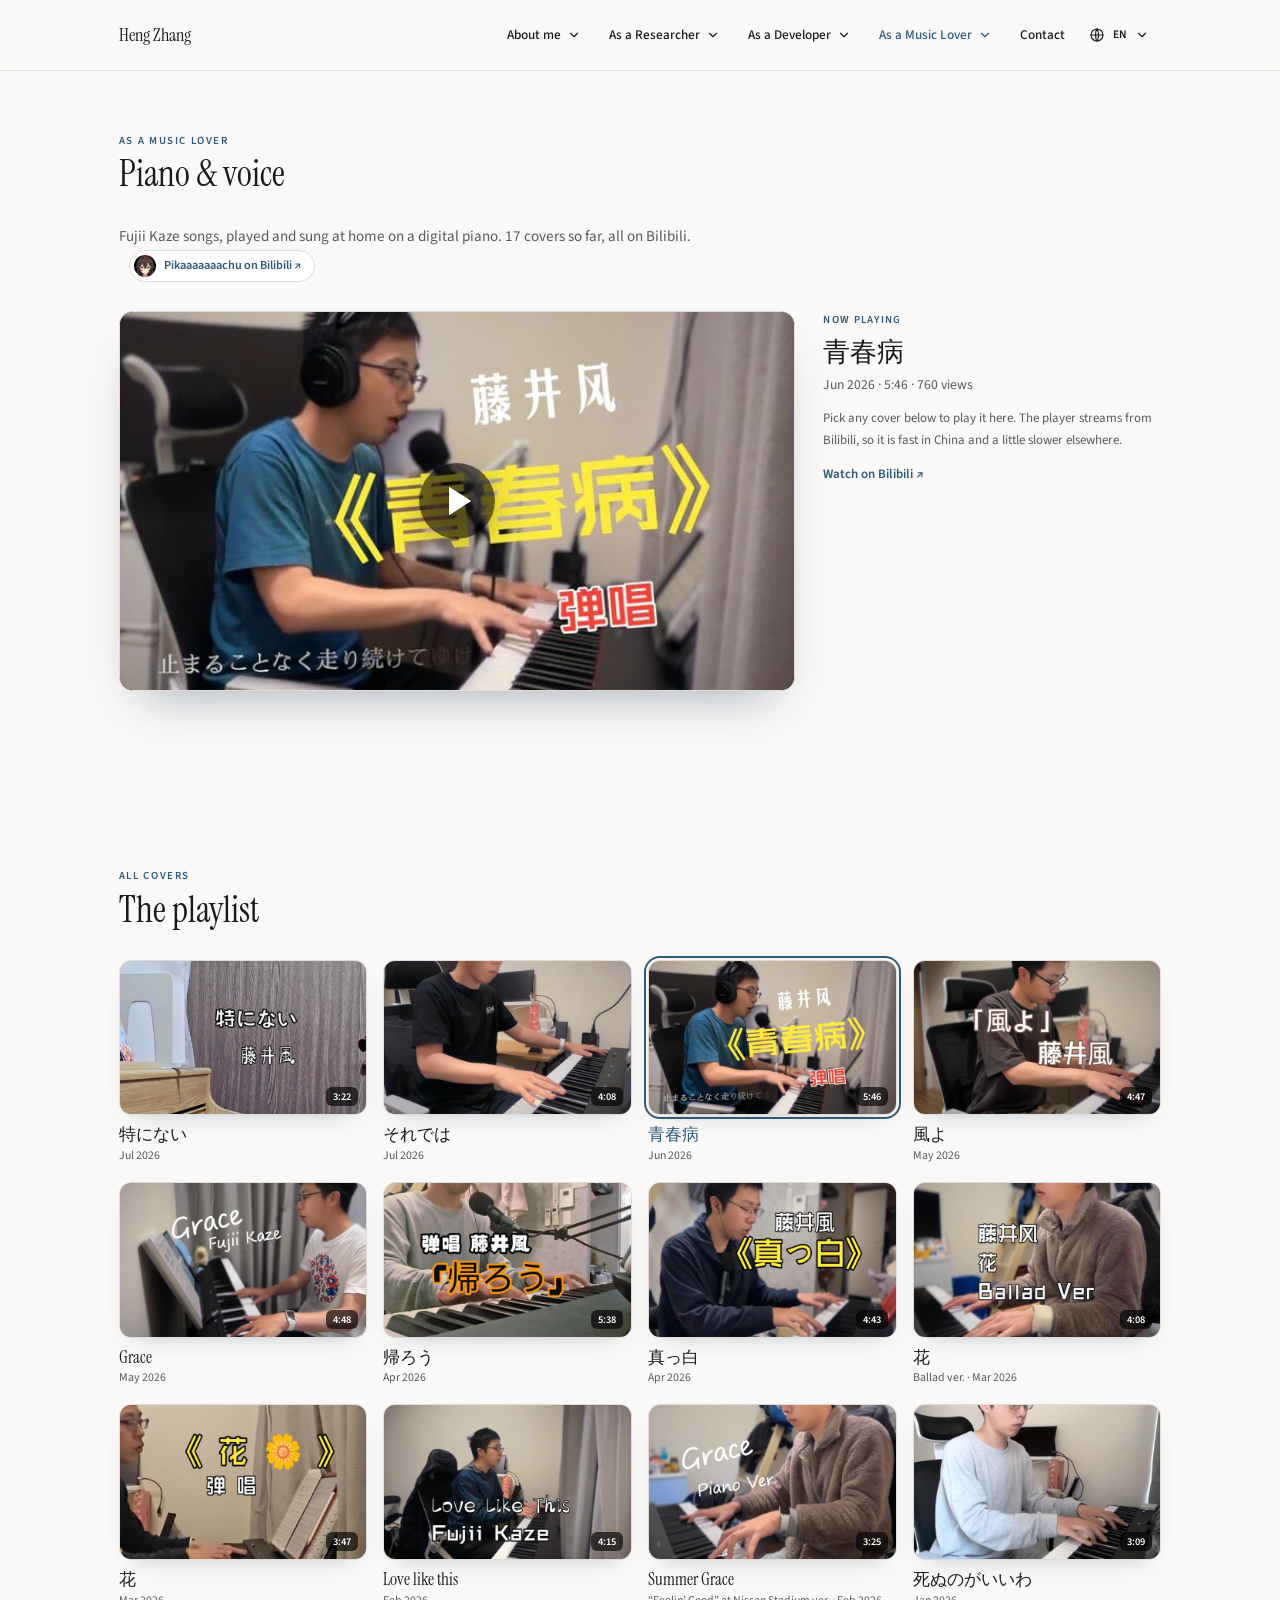
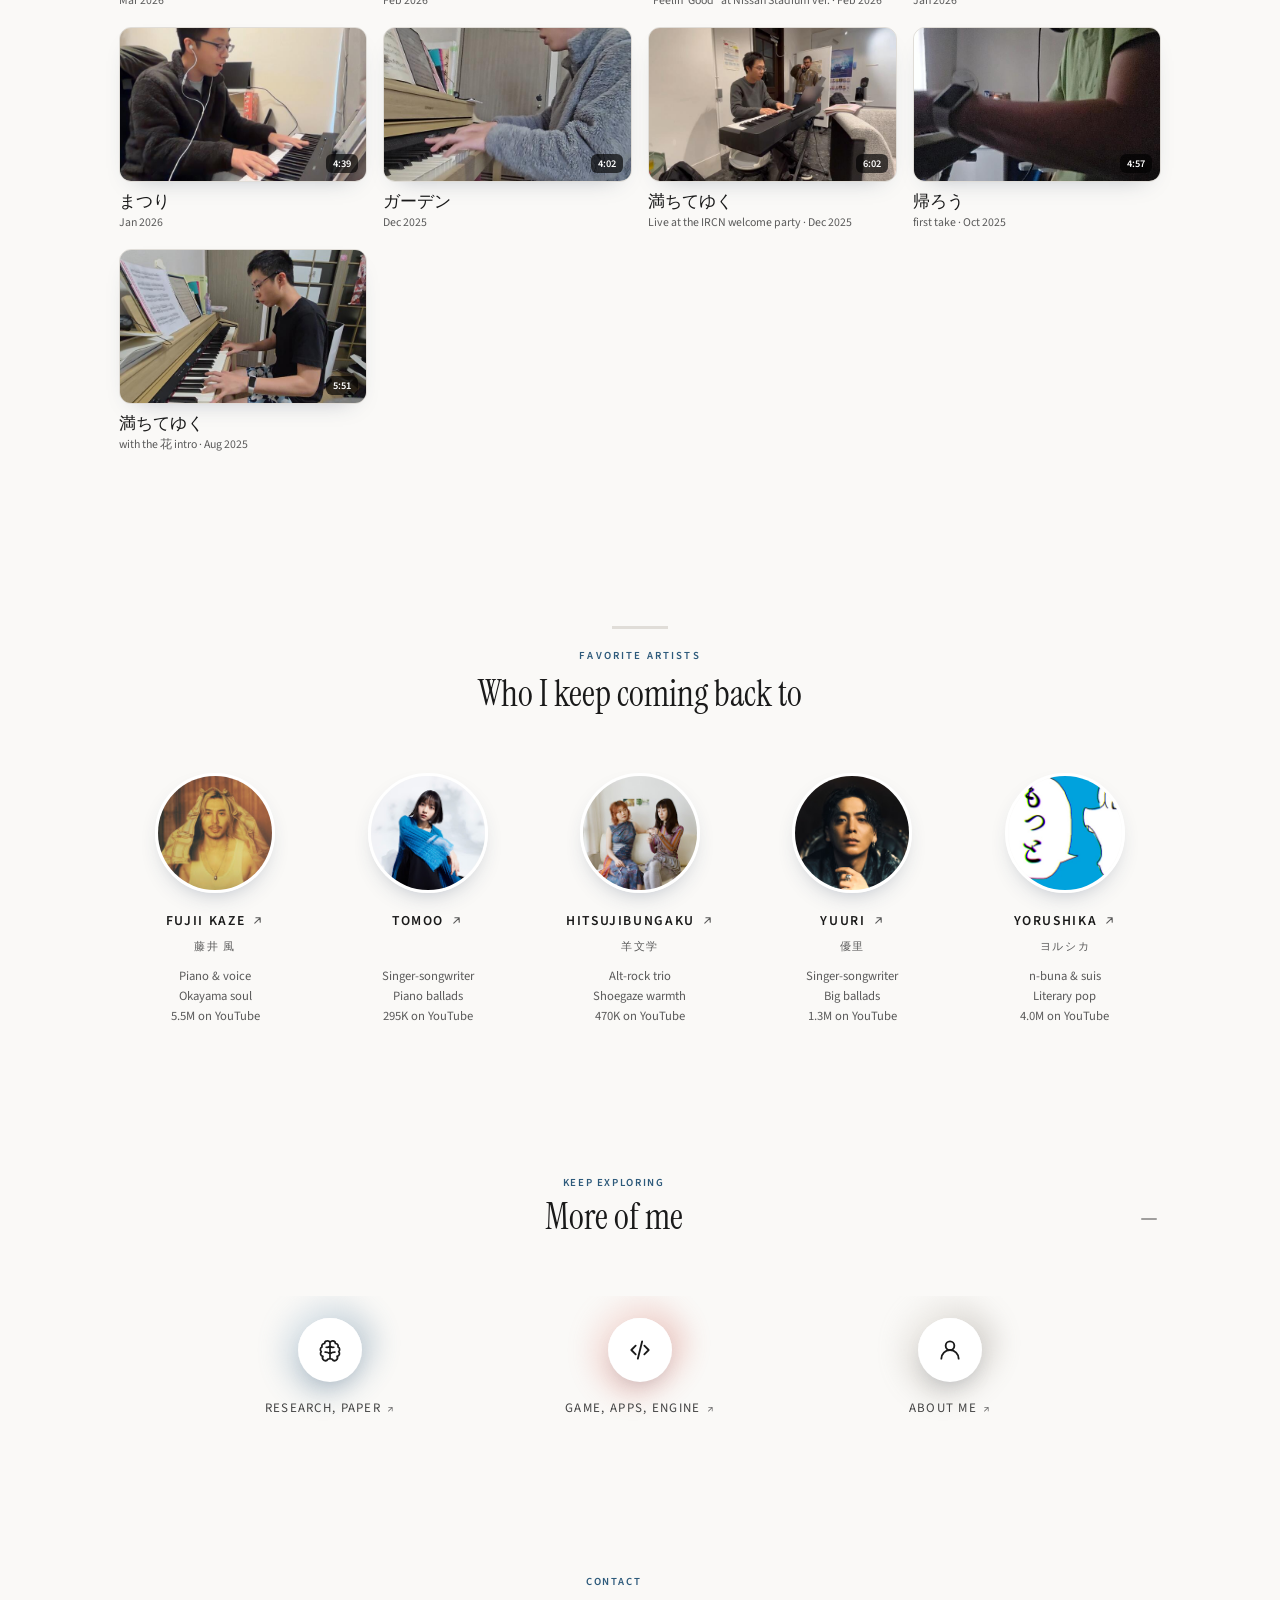
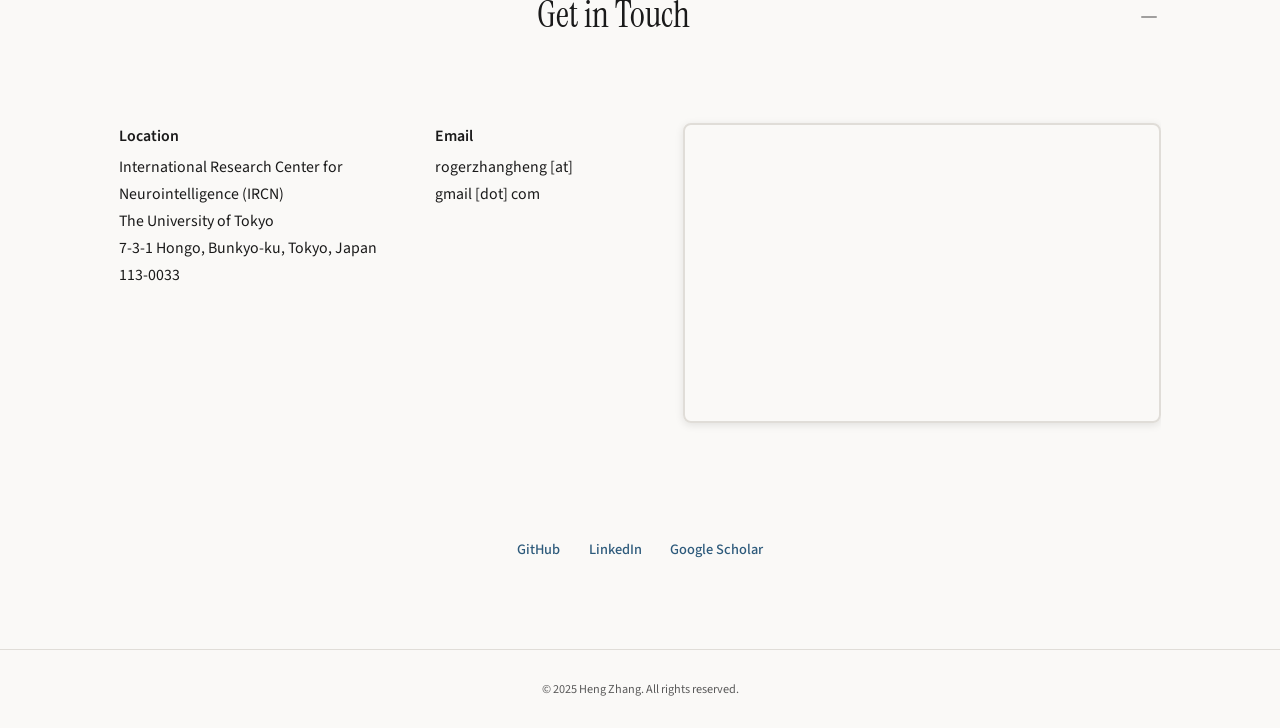
<file: music.html>
<!DOCTYPE html>
<html lang="en">

<head>
    <meta charset="UTF-8">
    <meta name="viewport" content="width=device-width, initial-scale=1.0">
    <title>Music | Heng Zhang</title>
    <meta name="description" content="Fujii Kaze songs played and sung at home on a digital piano, 17 covers on Bilibili, and the artists Heng Zhang keeps coming back to.">
    <meta name="theme-color" content="#faf9f7">
    <link rel="icon" href="assets/brand/favicon.ico" sizes="any">
    <link rel="icon" type="image/png" sizes="32x32" href="assets/brand/favicon-32.png">
    <link rel="icon" type="image/png" sizes="192x192" href="assets/brand/icon-192.png">
    <link rel="apple-touch-icon" href="assets/brand/apple-touch-icon.png">
    <link rel="canonical" href="https://roger2148.github.io/music.html">
    <meta property="og:type" content="website">
    <meta property="og:site_name" content="Heng Zhang">
    <meta property="og:title" content="Music | Heng Zhang">
    <meta property="og:description" content="Fujii Kaze songs played and sung at home on a digital piano, 17 covers on Bilibili, and the artists Heng Zhang keeps coming back to.">
    <meta property="og:url" content="https://roger2148.github.io/music.html">
    <meta property="og:image" content="https://roger2148.github.io/assets/brand/og-card.png">
    <meta property="og:image:width" content="1200">
    <meta property="og:image:height" content="630">
    <meta property="og:image:alt" content="Heng Zhang, postdoctoral researcher at IRCN, The University of Tokyo">
    <meta name="twitter:card" content="summary_large_image">
    <meta name="twitter:title" content="Music | Heng Zhang">
    <meta name="twitter:description" content="Fujii Kaze songs played and sung at home on a digital piano, 17 covers on Bilibili, and the artists Heng Zhang keeps coming back to.">
    <meta name="twitter:image" content="https://roger2148.github.io/assets/brand/og-card.png">
    <link rel="preconnect" href="https://fonts.googleapis.com">
    <link rel="preconnect" href="https://fonts.gstatic.com" crossorigin>
    <link
        href="https://fonts.googleapis.com/css2?family=Instrument+Serif:ital@0;1&family=Source+Sans+3:wght@300;400;500;600&display=swap"
        rel="stylesheet">
    <link rel="stylesheet" href="assets/site.css">
</head>

<body id="top">
    <header>
        <nav class="container">
            <a href="index.html" class="nav-logo">Heng Zhang</a>
            <div class="nav"><div class="nav__group"><a class="nav__item" href="index.html" aria-haspopup="true">About me<svg viewBox="0 0 24 24" aria-hidden="true"><path d="M6 9l6 6 6-6" fill="none" stroke="currentColor" stroke-width="2" stroke-linecap="round" stroke-linejoin="round"/></svg></a><div class="nav-menu"><ul><li><a href="index.html#top"><span class="nav-menu__num">01</span><span><span class="nav-menu__label">Hero</span><span class="nav-menu__sub">Who I am, at a glance</span></span></a></li><li><a href="index.html#about"><span class="nav-menu__num">02</span><span><span class="nav-menu__label">Background</span><span class="nav-menu__sub">Bio and skills</span></span></a></li><li><a href="index.html#experience"><span class="nav-menu__num">03</span><span><span class="nav-menu__label">Professional Experience</span><span class="nav-menu__sub">Positions held</span></span></a></li><li><a href="index.html#education"><span class="nav-menu__num">04</span><span><span class="nav-menu__label">Academic Background</span><span class="nav-menu__sub">Degrees and theses</span></span></a></li><li><a href="index.html#more"><span class="nav-menu__num">05</span><span><span class="nav-menu__label">Additional Information</span><span class="nav-menu__sub">Languages and teaching</span></span></a></li><li><a href="index.html#contact"><span class="nav-menu__num">06</span><span><span class="nav-menu__label">Get in Touch</span><span class="nav-menu__sub">Email and profiles</span></span></a></li></ul></div></div><div class="nav__group"><a class="nav__item" href="research.html" aria-haspopup="true">As a Researcher<svg viewBox="0 0 24 24" aria-hidden="true"><path d="M6 9l6 6 6-6" fill="none" stroke="currentColor" stroke-width="2" stroke-linecap="round" stroke-linejoin="round"/></svg></a><div class="nav-menu"><ul><li><a href="research.html#activities"><span class="nav-menu__num">01</span><span><span class="nav-menu__label">Activities</span><span class="nav-menu__sub">Posters and talks in pictures</span></span></a></li><li><a href="research.html#research"><span class="nav-menu__num">02</span><span><span class="nav-menu__label">Research Interests</span><span class="nav-menu__sub">Current directions</span></span></a></li><li><a href="research.html#publications"><span class="nav-menu__num">03</span><span><span class="nav-menu__label">Selected Works</span><span class="nav-menu__sub">Papers by category</span></span></a></li><li><a href="research.html#presentations"><span class="nav-menu__num">04</span><span><span class="nav-menu__label">Presentations</span><span class="nav-menu__sub">Talks and posters</span></span></a></li><li><a href="research.html#funding"><span class="nav-menu__num">05</span><span><span class="nav-menu__label">Funding</span><span class="nav-menu__sub">Grants and awards</span></span></a></li></ul></div></div><div class="nav__group"><a class="nav__item" href="developer.html" aria-haspopup="true">As a Developer<svg viewBox="0 0 24 24" aria-hidden="true"><path d="M6 9l6 6 6-6" fill="none" stroke="currentColor" stroke-width="2" stroke-linecap="round" stroke-linejoin="round"/></svg></a><div class="nav-menu"><ul><li><a href="developer.html#olden-flames"><span class="nav-menu__num">01</span><span><span class="nav-menu__label">Olden Flames</span><span class="nav-menu__sub">Open-world action game · MiraiX</span></span></a></li><li><a href="developer.html#syncmapv2"><span class="nav-menu__num">02</span><span><span class="nav-menu__label">SyncMapV2 in Unreal Engine</span><span class="nav-menu__sub">A paper as a walkable 3D scene</span></span></a></li><li><a href="developer.html#japanese-teacher"><span class="nav-menu__num">03</span><span><span class="nav-menu__label">Japanese Speaking Teacher</span><span class="nav-menu__sub">Local AI speaking practice</span></span></a></li></ul></div></div><div class="nav__group"><a class="nav__item" href="music.html" aria-haspopup="true">As a Music Lover<svg viewBox="0 0 24 24" aria-hidden="true"><path d="M6 9l6 6 6-6" fill="none" stroke="currentColor" stroke-width="2" stroke-linecap="round" stroke-linejoin="round"/></svg></a><div class="nav-menu"><ul><li><a href="music.html#music"><span class="nav-menu__num">01</span><span><span class="nav-menu__label">Piano & voice</span><span class="nav-menu__sub">Fujii Kaze covers, now playing</span></span></a></li><li><a href="music.html#covers"><span class="nav-menu__num">02</span><span><span class="nav-menu__label">The playlist</span><span class="nav-menu__sub">All 17 covers on Bilibili</span></span></a></li><li><a href="music.html#artists"><span class="nav-menu__num">03</span><span><span class="nav-menu__label">Favorite artists</span><span class="nav-menu__sub">Who I keep coming back to</span></span></a></li></ul></div></div><a class="nav__item" href="#contact">Contact</a></div>
            <div class="nav-right"><div class="nav__group nav-lang"><button class="nav__item nav__item--menu nav-lang__btn" type="button" aria-haspopup="true" aria-expanded="false" title="Language"><svg class="nav-lang__globe" viewBox="0 0 24 24" aria-hidden="true"><circle cx="12" cy="12" r="9" fill="none" stroke="currentColor" stroke-width="1.7"/><path d="M3 12h18M12 3c2.8 3 2.8 15 0 18M12 3c-2.8 3-2.8 15 0 18" fill="none" stroke="currentColor" stroke-width="1.7" stroke-linecap="round"/></svg><span class="nav-lang__code">EN</span><svg viewBox="0 0 24 24" aria-hidden="true"><path d="M6 9l6 6 6-6" fill="none" stroke="currentColor" stroke-width="2" stroke-linecap="round" stroke-linejoin="round"/></svg></button><div class="nav-menu nav-menu--lang nav-menu--right"><ul><li><a href="#" data-lang="en" role="menuitemradio" aria-checked="true"><span class="nav-menu__label">English</span><span class="nav-lang__check" aria-hidden="true">✓</span></a></li><li><a href="#" data-lang="zh-Hans" role="menuitemradio" aria-checked="false"><span class="nav-menu__label">中文（简体）</span><span class="nav-lang__check" aria-hidden="true">✓</span></a></li><li><a href="#" data-lang="zh-Hant" role="menuitemradio" aria-checked="false"><span class="nav-menu__label">中文（繁體）</span><span class="nav-lang__check" aria-hidden="true">✓</span></a></li><li><a href="#" data-lang="ja" role="menuitemradio" aria-checked="false"><span class="nav-menu__label">日本語</span><span class="nav-lang__check" aria-hidden="true">✓</span></a></li></ul></div></div><div class="nav-toggle" onclick="toggleMenu()">
                <span></span>
                <span></span>
                <span></span>
            </div></div>
        </nav>
        <div class="nav-mobile"><div class="nav-mobile__group"><a class="nav-mobile__title" href="index.html">About me</a><a href="index.html#top" onclick="toggleMenu()">Hero</a><a href="index.html#about" onclick="toggleMenu()">Background</a><a href="index.html#experience" onclick="toggleMenu()">Professional Experience</a><a href="index.html#education" onclick="toggleMenu()">Academic Background</a><a href="index.html#more" onclick="toggleMenu()">Additional Information</a><a href="index.html#contact" onclick="toggleMenu()">Get in Touch</a></div><div class="nav-mobile__group"><a class="nav-mobile__title" href="research.html">As a Researcher</a><a href="research.html#activities" onclick="toggleMenu()">Activities</a><a href="research.html#research" onclick="toggleMenu()">Research Interests</a><a href="research.html#publications" onclick="toggleMenu()">Selected Works</a><a href="research.html#presentations" onclick="toggleMenu()">Presentations</a><a href="research.html#funding" onclick="toggleMenu()">Funding</a></div><div class="nav-mobile__group"><a class="nav-mobile__title" href="developer.html">As a Developer</a><a href="developer.html#olden-flames" onclick="toggleMenu()">Olden Flames</a><a href="developer.html#syncmapv2" onclick="toggleMenu()">SyncMapV2 in Unreal Engine</a><a href="developer.html#japanese-teacher" onclick="toggleMenu()">Japanese Speaking Teacher</a></div><div class="nav-mobile__group"><a class="nav-mobile__title" href="music.html">As a Music Lover</a><a href="music.html#music" onclick="toggleMenu()">Piano & voice</a><a href="music.html#covers" onclick="toggleMenu()">The playlist</a><a href="music.html#artists" onclick="toggleMenu()">Favorite artists</a></div><div class="nav-mobile__group"><a class="nav-mobile__title" href="#contact" onclick="toggleMenu()">Contact</a></div></div>
    </header>

    <section id="music" class="first-section" data-static>
        <div class="container">
            <span class="section-label">As a Music Lover</span>
            <h2>Piano &amp; voice</h2>
            <p class="music-lede">Fujii Kaze songs, played and sung at home on a digital piano. 17 covers so far, all on Bilibili.
                <a class="music-channel" href="https://space.bilibili.com/26533739" target="_blank" rel="noopener"><img src="assets/music/avatar.jpg" alt="" width="22" height="22">Pikaaaaaaachu on Bilibili &nearr;</a></p>

            <div class="music-stage">
                <div class="bili-lite" id="bili-stage" data-bvid="BV1Ay7a65E1P">
                    <img src="assets/music/BV1Ay7a65E1P.jpg" alt="" id="bili-cover">
                    <button type="button" class="bili-lite__play" aria-label="Play"><svg viewBox="0 0 24 24" aria-hidden="true"><circle cx="12" cy="12" r="12" fill="rgba(0,0,0,.55)"/><path d="M9.5 7.5v9l7-4.5z" fill="#fff"/></svg></button>
                </div>
                <div class="music-now">
                    <p class="activity-kicker">Now playing</p>
                    <h3 id="bili-title">青春病</h3>
                    <p class="music-now__meta" id="bili-meta">Jun 2026 · 5:46 · 760 views</p>
                    <p class="music-now__hint">Pick any cover below to play it here. The player streams from Bilibili, so it is fast in China and a little slower elsewhere.</p>
                    <a class="music-now__link" id="bili-link" href="https://www.bilibili.com/video/BV1Ay7a65E1P" target="_blank" rel="noopener">Watch on Bilibili &nearr;</a>
                </div>
            </div>
        </div>
    </section>

    <section id="covers" data-static>
        <div class="container">
            <span class="section-label">All covers</span>
            <h2>The playlist</h2>
            <div class="music-grid">
                <button type="button" class="music-tile" data-bvid="BV16Fgq6PEzF" data-name="特にない" data-sub="" data-date="Jul 2026" data-dur="3:22" data-views="325" title="特にない　藤井風">
                    <span class="music-tile__cover"><img src="assets/music/BV16Fgq6PEzF.jpg" alt="" loading="lazy"><span class="music-tile__dur">3:22</span></span>
                    <span class="music-tile__name">特にない</span>
                    <span class="music-tile__meta">Jul 2026</span>
                </button>
                <button type="button" class="music-tile" data-bvid="BV1zEMg6JEFF" data-name="それでは" data-sub="" data-date="Jul 2026" data-dur="4:08" data-views="401" title="それでは　Fujii Kaze　弾き語り">
                    <span class="music-tile__cover"><img src="assets/music/BV1zEMg6JEFF.jpg" alt="" loading="lazy"><span class="music-tile__dur">4:08</span></span>
                    <span class="music-tile__name">それでは</span>
                    <span class="music-tile__meta">Jul 2026</span>
                </button>
                <button type="button" class="music-tile is-current" data-bvid="BV1Ay7a65E1P" data-name="青春病" data-sub="" data-date="Jun 2026" data-dur="5:46" data-views="760" title="【青春病】 藤井风 钢琴 弹唱">
                    <span class="music-tile__cover"><img src="assets/music/BV1Ay7a65E1P.jpg" alt="" loading="lazy"><span class="music-tile__dur">5:46</span></span>
                    <span class="music-tile__name">青春病</span>
                    <span class="music-tile__meta">Jun 2026</span>
                </button>
                <button type="button" class="music-tile" data-bvid="BV1VJLS6qEwY" data-name="風よ" data-sub="" data-date="May 2026" data-dur="4:47" data-views="1208" title="「風よ」　藤井風　弾き語り">
                    <span class="music-tile__cover"><img src="assets/music/BV1VJLS6qEwY.jpg" alt="" loading="lazy"><span class="music-tile__dur">4:47</span></span>
                    <span class="music-tile__name">風よ</span>
                    <span class="music-tile__meta">May 2026</span>
                </button>
                <button type="button" class="music-tile" data-bvid="BV12V5g65ENu" data-name="Grace" data-sub="" data-date="May 2026" data-dur="4:48" data-views="461" title="Grace [Fujii Kaze] 弹唱">
                    <span class="music-tile__cover"><img src="assets/music/BV12V5g65ENu.jpg" alt="" loading="lazy"><span class="music-tile__dur">4:48</span></span>
                    <span class="music-tile__name">Grace</span>
                    <span class="music-tile__meta">May 2026</span>
                </button>
                <button type="button" class="music-tile" data-bvid="BV12D9xBQEi1" data-name="帰ろう" data-sub="" data-date="Apr 2026" data-dur="5:38" data-views="758" title="「帰ろう」　（乘风归去）藤井風 弹唱">
                    <span class="music-tile__cover"><img src="assets/music/BV12D9xBQEi1.jpg" alt="" loading="lazy"><span class="music-tile__dur">5:38</span></span>
                    <span class="music-tile__name">帰ろう</span>
                    <span class="music-tile__meta">Apr 2026</span>
                </button>
                <button type="button" class="music-tile" data-bvid="BV18BdVBFEav" data-name="真っ白" data-sub="" data-date="Apr 2026" data-dur="4:43" data-views="664" title="「真っ白」藤井風 （弹唱）">
                    <span class="music-tile__cover"><img src="assets/music/BV18BdVBFEav.jpg" alt="" loading="lazy"><span class="music-tile__dur">4:43</span></span>
                    <span class="music-tile__name">真っ白</span>
                    <span class="music-tile__meta">Apr 2026</span>
                </button>
                <button type="button" class="music-tile" data-bvid="BV1Xqw3zCE4x" data-name="花" data-sub="Ballad ver." data-date="Mar 2026" data-dur="4:08" data-views="503" title="「花」Ballad Ver. 藤井風">
                    <span class="music-tile__cover"><img src="assets/music/BV1Xqw3zCE4x.jpg" alt="" loading="lazy"><span class="music-tile__dur">4:08</span></span>
                    <span class="music-tile__name">花</span>
                    <span class="music-tile__meta">Ballad ver. · Mar 2026</span>
                </button>
                <button type="button" class="music-tile" data-bvid="BV16VPMznEdb" data-name="花" data-sub="" data-date="Mar 2026" data-dur="3:47" data-views="470" title="「花」　藤井風">
                    <span class="music-tile__cover"><img src="assets/music/BV16VPMznEdb.jpg" alt="" loading="lazy"><span class="music-tile__dur">3:47</span></span>
                    <span class="music-tile__name">花</span>
                    <span class="music-tile__meta">Mar 2026</span>
                </button>
                <button type="button" class="music-tile" data-bvid="BV1qmZKBoEvY" data-name="Love like this" data-sub="" data-date="Feb 2026" data-dur="4:15" data-views="344" title="Love like this (Fujii Kaze) 弹唱">
                    <span class="music-tile__cover"><img src="assets/music/BV1qmZKBoEvY.jpg" alt="" loading="lazy"><span class="music-tile__dur">4:15</span></span>
                    <span class="music-tile__name">Love like this</span>
                    <span class="music-tile__meta">Feb 2026</span>
                </button>
                <button type="button" class="music-tile" data-bvid="BV1viFHzMEwP" data-name="Summer Grace" data-sub="“Feelin’ Good” at Nissan Stadium ver." data-date="Feb 2026" data-dur="3:25" data-views="438" title="『Summer Grace／藤井 風』“Feelin' Good” at NISSAN stadium ver.">
                    <span class="music-tile__cover"><img src="assets/music/BV1viFHzMEwP.jpg" alt="" loading="lazy"><span class="music-tile__dur">3:25</span></span>
                    <span class="music-tile__name">Summer Grace</span>
                    <span class="music-tile__meta">“Feelin’ Good” at Nissan Stadium ver. · Feb 2026</span>
                </button>
                <button type="button" class="music-tile" data-bvid="BV1qo6vBaEfy" data-name="死ぬのがいいわ" data-sub="" data-date="Jan 2026" data-dur="3:09" data-views="341" title="死ぬのがいいわ">
                    <span class="music-tile__cover"><img src="assets/music/BV1qo6vBaEfy.jpg" alt="" loading="lazy"><span class="music-tile__dur">3:09</span></span>
                    <span class="music-tile__name">死ぬのがいいわ</span>
                    <span class="music-tile__meta">Jan 2026</span>
                </button>
                <button type="button" class="music-tile" data-bvid="BV1Xoz3BnEgU" data-name="まつり" data-sub="" data-date="Jan 2026" data-dur="4:39" data-views="3038" title="祭典 「まつり」 藤井風　ピアノ弾き語り">
                    <span class="music-tile__cover"><img src="assets/music/BV1Xoz3BnEgU.jpg" alt="" loading="lazy"><span class="music-tile__dur">4:39</span></span>
                    <span class="music-tile__name">まつり</span>
                    <span class="music-tile__meta">Jan 2026</span>
                </button>
                <button type="button" class="music-tile" data-bvid="BV1K3B6BQE4v" data-name="ガーデン" data-sub="" data-date="Dec 2025" data-dur="4:02" data-views="301" title="ガーデン　藤井風">
                    <span class="music-tile__cover"><img src="assets/music/BV1K3B6BQE4v.jpg" alt="" loading="lazy"><span class="music-tile__dur">4:02</span></span>
                    <span class="music-tile__name">ガーデン</span>
                    <span class="music-tile__meta">Dec 2025</span>
                </button>
                <button type="button" class="music-tile" data-bvid="BV1ws2jBPEp2" data-name="満ちてゆく" data-sub="Live at the IRCN welcome party" data-date="Dec 2025" data-dur="6:02" data-views="579" title="東大IRCN迎新会弹唱「満ちてゆく」">
                    <span class="music-tile__cover"><img src="assets/music/BV1ws2jBPEp2.jpg" alt="" loading="lazy"><span class="music-tile__dur">6:02</span></span>
                    <span class="music-tile__name">満ちてゆく</span>
                    <span class="music-tile__meta">Live at the IRCN welcome party · Dec 2025</span>
                </button>
                <button type="button" class="music-tile" data-bvid="BV12SxxzNEyF" data-name="帰ろう" data-sub="first take" data-date="Oct 2025" data-dur="4:57" data-views="98" title="帰ろう　藤井風　弾き語り">
                    <span class="music-tile__cover"><img src="assets/music/BV12SxxzNEyF.jpg" alt="" loading="lazy"><span class="music-tile__dur">4:57</span></span>
                    <span class="music-tile__name">帰ろう</span>
                    <span class="music-tile__meta">first take · Oct 2025</span>
                </button>
                <button type="button" class="music-tile" data-bvid="BV17KbpzUEu6" data-name="満ちてゆく" data-sub="with the 花 intro" data-date="Aug 2025" data-dur="5:51" data-views="165" title="【満ちてゆく】（【花】前奏+弹唱）">
                    <span class="music-tile__cover"><img src="assets/music/BV17KbpzUEu6.jpg" alt="" loading="lazy"><span class="music-tile__dur">5:51</span></span>
                    <span class="music-tile__name">満ちてゆく</span>
                    <span class="music-tile__meta">with the 花 intro · Aug 2025</span>
                </button>
            </div>
        </div>
    </section>

    <section id="artists" data-static>
        <div class="container">
            <span class="section-rule"></span>
            <span class="section-label section-label--center">Favorite artists</span>
            <h2 class="h2--center">Who I keep coming back to</h2>
            <div class="artists-grid">
                <a class="artist" href="https://www.youtube.com/@FujiiKaze" target="_blank" rel="noopener">
                    <span class="artist__photo"><img src="assets/music/artists/fujiikaze.jpg" alt="Fujii Kaze" loading="lazy"></span>
                    <span class="artist__name">Fujii Kaze<svg viewBox="0 0 24 24" aria-hidden="true"><path d="M7 17 17 7M9 7h8v8" fill="none" stroke="currentColor" stroke-width="2" stroke-linecap="round" stroke-linejoin="round"/></svg></span>
                    <span class="artist__jp">藤井 風</span>
                    <span class="artist__tags">Piano & voice<br>Okayama soul<br>5.5M on YouTube</span>
                </a>
                <a class="artist" href="https://www.youtube.com/@tomoo_628" target="_blank" rel="noopener">
                    <span class="artist__photo"><img src="assets/music/artists/tomoo.jpg" alt="TOMOO" loading="lazy"></span>
                    <span class="artist__name">TOMOO<svg viewBox="0 0 24 24" aria-hidden="true"><path d="M7 17 17 7M9 7h8v8" fill="none" stroke="currentColor" stroke-width="2" stroke-linecap="round" stroke-linejoin="round"/></svg></span>
                    <span class="artist__jp">&nbsp;</span>
                    <span class="artist__tags">Singer-songwriter<br>Piano ballads<br>295K on YouTube</span>
                </a>
                <a class="artist" href="https://www.youtube.com/@hitsujibungaku_official" target="_blank" rel="noopener">
                    <span class="artist__photo"><img src="assets/music/artists/hitsujibungaku.jpg" alt="Hitsujibungaku" loading="lazy"></span>
                    <span class="artist__name">Hitsujibungaku<svg viewBox="0 0 24 24" aria-hidden="true"><path d="M7 17 17 7M9 7h8v8" fill="none" stroke="currentColor" stroke-width="2" stroke-linecap="round" stroke-linejoin="round"/></svg></span>
                    <span class="artist__jp">羊文学</span>
                    <span class="artist__tags">Alt-rock trio<br>Shoegaze warmth<br>470K on YouTube</span>
                </a>
                <a class="artist" href="https://www.youtube.com/@YUURI_OFFICIAL" target="_blank" rel="noopener">
                    <span class="artist__photo"><img src="assets/music/artists/yuuri.jpg" alt="Yuuri" loading="lazy"></span>
                    <span class="artist__name">Yuuri<svg viewBox="0 0 24 24" aria-hidden="true"><path d="M7 17 17 7M9 7h8v8" fill="none" stroke="currentColor" stroke-width="2" stroke-linecap="round" stroke-linejoin="round"/></svg></span>
                    <span class="artist__jp">優里</span>
                    <span class="artist__tags">Singer-songwriter<br>Big ballads<br>1.3M on YouTube</span>
                </a>
                <a class="artist" href="https://www.youtube.com/@nbuna" target="_blank" rel="noopener">
                    <span class="artist__photo"><img src="assets/music/artists/yorushika.jpg" alt="Yorushika" loading="lazy"></span>
                    <span class="artist__name">Yorushika<svg viewBox="0 0 24 24" aria-hidden="true"><path d="M7 17 17 7M9 7h8v8" fill="none" stroke="currentColor" stroke-width="2" stroke-linecap="round" stroke-linejoin="round"/></svg></span>
                    <span class="artist__jp">ヨルシカ</span>
                    <span class="artist__tags">n-buna & suis<br>Literary pop<br>4.0M on YouTube</span>
                </a>
            </div>
        </div>
    </section>

    <section id="explore" class="explore">
        <div class="container">
            <span class="section-label">Keep exploring</span>
            <h2>More of me</h2>
            <div class="hero-paths explore__paths">
                <a class="hero-path hero-path--blue" href="research.html">
                    <span class="hero-path__icon"><svg viewBox="0 0 24 24" aria-hidden="true"><path d="M9.5 3.5A2.5 2.5 0 0 0 7 6a2.5 2.5 0 0 0-2.4 3.3A2.5 2.5 0 0 0 4 13.5a2.5 2.5 0 0 0 1.5 4.3A2.5 2.5 0 0 0 10 20.5c.8 0 1.5-.3 2-.9.5.6 1.2.9 2 .9a2.5 2.5 0 0 0 4.5-2.7A2.5 2.5 0 0 0 20 13.5a2.5 2.5 0 0 0-.6-4.2A2.5 2.5 0 0 0 17 6a2.5 2.5 0 0 0-2.5-2.5c-1 0-1.9.6-2.5 1.5a2.5 2.5 0 0 0-2.5-1.5zM12 5v15M8.5 9.5c1 .3 2 .1 3.5-1M15.5 9.5c-1 .3-2 .1-3.5-1M7.5 14c1.5-.2 3 .4 4.5 1.5M16.5 14c-1.5-.2-3 .4-4.5 1.5" fill="none" stroke="currentColor" stroke-width="1.6" stroke-linecap="round" stroke-linejoin="round"/></svg></span>
                    <span class="hero-path__label">Research, Paper</span>
                </a>
                <a class="hero-path hero-path--warm" href="developer.html">
                    <span class="hero-path__icon"><svg viewBox="0 0 24 24" aria-hidden="true"><path d="m8 8-4 4 4 4M16 8l4 4-4 4M14 4l-4 16" fill="none" stroke="currentColor" stroke-width="1.7" stroke-linecap="round" stroke-linejoin="round"/></svg></span>
                    <span class="hero-path__label">Game, Apps, Engine</span>
                </a>
                <a class="hero-path hero-path--grey" href="index.html">
                    <span class="hero-path__icon"><svg viewBox="0 0 24 24" aria-hidden="true"><circle cx="12" cy="8" r="4" fill="none" stroke="currentColor" stroke-width="1.7"/><path d="M4 20a8 8 0 0 1 16 0" fill="none" stroke="currentColor" stroke-width="1.7" stroke-linecap="round"/></svg></span>
                    <span class="hero-path__label">About me</span>
                </a>
            </div>
        </div>
    </section>

    <section id="contact" class="contact">
        <div class="container">
            <span class="section-label">Contact</span>
            <h2>Get in Touch</h2>
            <div class="contact-content">
                <div class="contact-info">
                    <div class="contact-item">
                        <span class="contact-item-label">Location</span>
                        International Research Center for Neurointelligence (IRCN)<br>
                        The University of Tokyo<br>
                        7-3-1 Hongo, Bunkyo-ku, Tokyo, Japan 113-0033
                    </div>
                    <div class="contact-item">
                        <span class="contact-item-label">Email</span>
                        rogerzhangheng [at] gmail [dot] com
                    </div>
                    <!--                    <div class="contact-item">-->
                    <!--                        <span class="contact-item-label">Phone</span>-->
                    <!--                        (+81)090-2341-7951-->
                    <!--                    </div>-->
                </div>
                <div class="map-container">
                    <!--                    <iframe-->
                    <!--                        src="https://www.google.com/maps/embed?pb=!1m18!1m12!1m3!1d3239.9282167891844!2d139.76183207589758!3d35.70996247257882!2m3!1f0!2f0!3f0!3m2!1i1024!2i768!4f13.1!3m3!1m2!1s0x60188c2ffa206ea3%3A0x30e407498313ba95!2sUniversity%20of%20Tokyo!5e0!3m2!1sen!2sjp!4v1705000000000!5m2!1sen!2sjp"-->
                    <!--                        allowfullscreen=""-->
                    <!--                        loading="lazy"-->
                    <!--                        referrerpolicy="no-referrer-when-downgrade">-->
                    <!--                    </iframe>-->
                    <iframe
                        src="https://www.google.com/maps/embed?pb=!1m18!1m12!1m3!1d3239.670348133987!2d139.75920227649402!3d35.709728972577935!2m3!1f0!2f0!3f0!3m2!1i1024!2i768!4f13.1!3m3!1m2!1s0x60188c3ad96a6241%3A0x34fe6ab8a94a4aba!2sIRCN!5e0!3m2!1sen!2sjp!4v1768922743233!5m2!1sen!2sjp"
                        width="300" height="300" style="border:0;" allowfullscreen="" loading="lazy"
                        referrerpolicy="no-referrer-when-downgrade">
                    </iframe>
                </div>
                <div class="contact-socials">
                    <a href="https://github.com/Roger2148" target="_blank">GitHub</a>
                    <a href="https://linkedin.com/in/heng-zhang-9a348725a" target="_blank">LinkedIn</a>
                    <a href="https://scholar.google.com/citations?hl=en&authuser=1&user=qfpzRS0AAAAJ"
                        target="_blank">Google Scholar</a>
                </div>
            </div>
        </div>
    </section>

    <!-- Footer -->
    <footer>
        <div class="container">
            <p>© 2025 Heng Zhang. All rights reserved.</p>
        </div>
    </footer>

    <script src="assets/site.js"></script>
    <script src="assets/lang.js"></script>
</body>

</html>
</file>
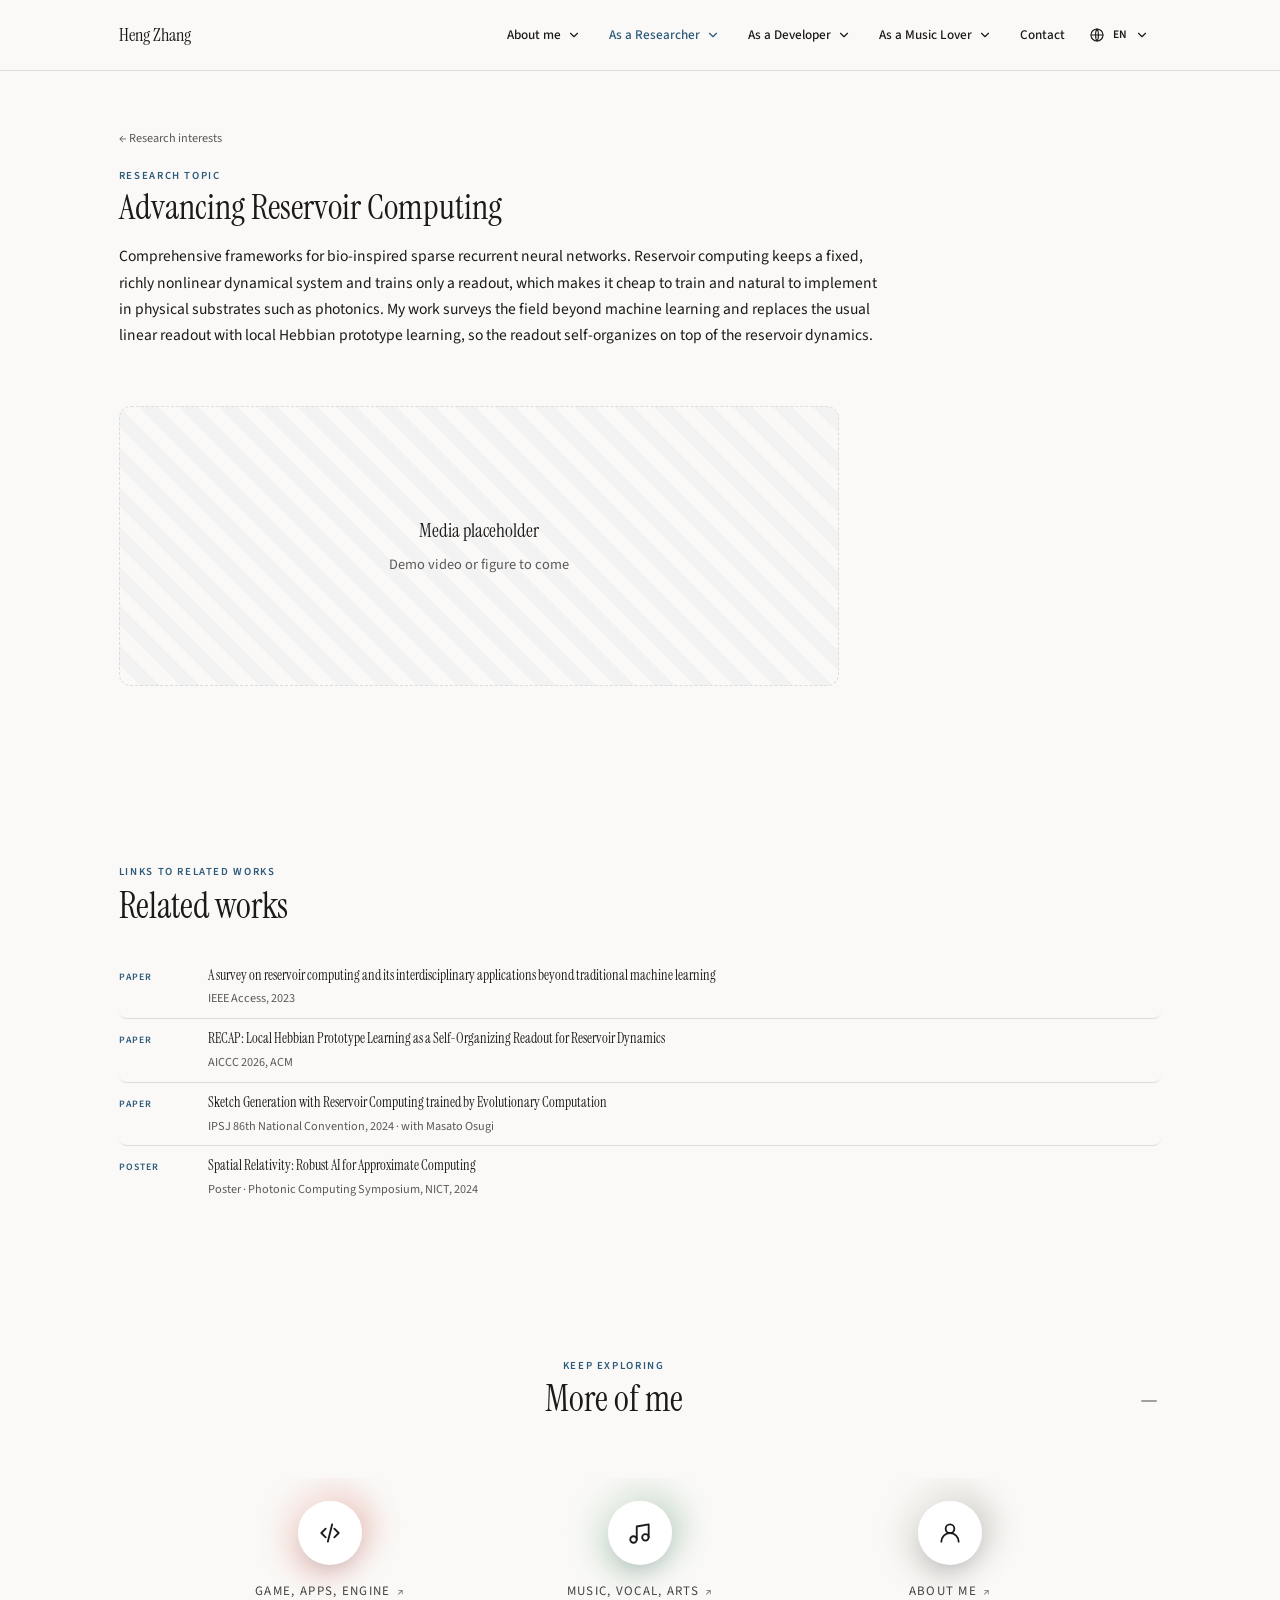
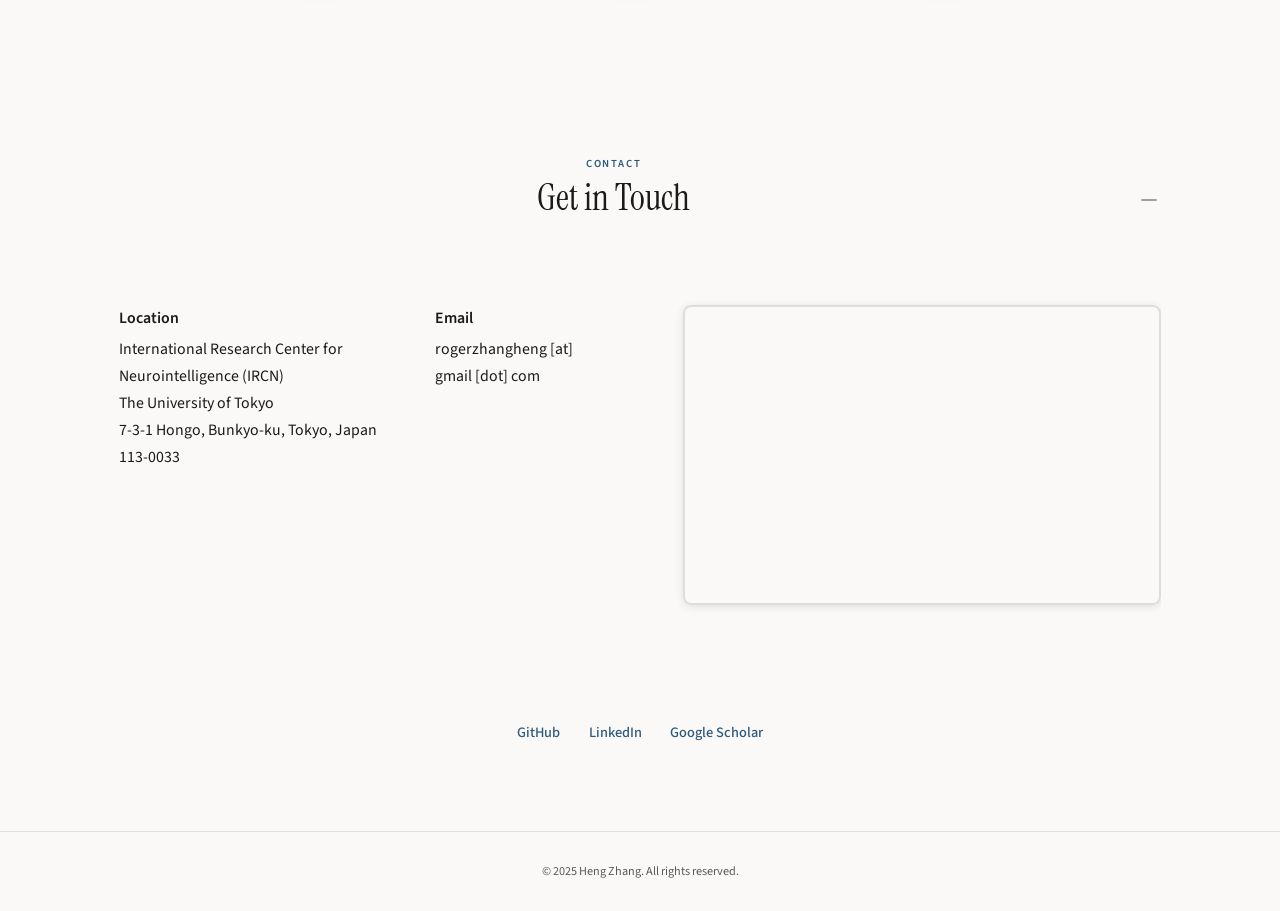
<file: topic-reservoir.html>
<!DOCTYPE html>
<html lang="en">

<head>
    <meta charset="UTF-8">
    <meta name="viewport" content="width=device-width, initial-scale=1.0">
    <title>Advancing Reservoir Computing | Heng Zhang</title>
    <meta name="description" content="Bio-inspired sparse recurrent networks: a survey beyond machine learning and a self-organizing Hebbian readout for reservoir dynamics.">
    <meta name="theme-color" content="#faf9f7">
    <link rel="icon" href="assets/brand/favicon.ico" sizes="any">
    <link rel="icon" type="image/png" sizes="32x32" href="assets/brand/favicon-32.png">
    <link rel="icon" type="image/png" sizes="192x192" href="assets/brand/icon-192.png">
    <link rel="apple-touch-icon" href="assets/brand/apple-touch-icon.png">
    <link rel="canonical" href="https://roger2148.github.io/topic-reservoir.html">
    <meta property="og:type" content="website">
    <meta property="og:site_name" content="Heng Zhang">
    <meta property="og:title" content="Advancing Reservoir Computing | Heng Zhang">
    <meta property="og:description" content="Bio-inspired sparse recurrent networks: a survey beyond machine learning and a self-organizing Hebbian readout for reservoir dynamics.">
    <meta property="og:url" content="https://roger2148.github.io/topic-reservoir.html">
    <meta property="og:image" content="https://roger2148.github.io/assets/brand/og-card.png">
    <meta property="og:image:width" content="1200">
    <meta property="og:image:height" content="630">
    <meta property="og:image:alt" content="Heng Zhang, postdoctoral researcher at IRCN, The University of Tokyo">
    <meta name="twitter:card" content="summary_large_image">
    <meta name="twitter:title" content="Advancing Reservoir Computing | Heng Zhang">
    <meta name="twitter:description" content="Bio-inspired sparse recurrent networks: a survey beyond machine learning and a self-organizing Hebbian readout for reservoir dynamics.">
    <meta name="twitter:image" content="https://roger2148.github.io/assets/brand/og-card.png">
    <link rel="preconnect" href="https://fonts.googleapis.com">
    <link rel="preconnect" href="https://fonts.gstatic.com" crossorigin>
    <link
        href="https://fonts.googleapis.com/css2?family=Instrument+Serif:ital@0;1&family=Source+Sans+3:wght@300;400;500;600&display=swap"
        rel="stylesheet">
    <link rel="stylesheet" href="assets/site.css">
</head>

<body id="top">
    <header>
        <nav class="container">
            <a href="index.html" class="nav-logo">Heng Zhang</a>
            <div class="nav"><div class="nav__group"><a class="nav__item" href="index.html" aria-haspopup="true">About me<svg viewBox="0 0 24 24" aria-hidden="true"><path d="M6 9l6 6 6-6" fill="none" stroke="currentColor" stroke-width="2" stroke-linecap="round" stroke-linejoin="round"/></svg></a><div class="nav-menu"><ul><li><a href="index.html#top"><span class="nav-menu__num">01</span><span><span class="nav-menu__label">Hero</span><span class="nav-menu__sub">Who I am, at a glance</span></span></a></li><li><a href="index.html#about"><span class="nav-menu__num">02</span><span><span class="nav-menu__label">Background</span><span class="nav-menu__sub">Bio and skills</span></span></a></li><li><a href="index.html#experience"><span class="nav-menu__num">03</span><span><span class="nav-menu__label">Professional Experience</span><span class="nav-menu__sub">Positions held</span></span></a></li><li><a href="index.html#education"><span class="nav-menu__num">04</span><span><span class="nav-menu__label">Academic Background</span><span class="nav-menu__sub">Degrees and theses</span></span></a></li><li><a href="index.html#more"><span class="nav-menu__num">05</span><span><span class="nav-menu__label">Additional Information</span><span class="nav-menu__sub">Languages and teaching</span></span></a></li><li><a href="index.html#contact"><span class="nav-menu__num">06</span><span><span class="nav-menu__label">Get in Touch</span><span class="nav-menu__sub">Email and profiles</span></span></a></li></ul></div></div><div class="nav__group"><a class="nav__item" href="research.html" aria-haspopup="true">As a Researcher<svg viewBox="0 0 24 24" aria-hidden="true"><path d="M6 9l6 6 6-6" fill="none" stroke="currentColor" stroke-width="2" stroke-linecap="round" stroke-linejoin="round"/></svg></a><div class="nav-menu"><ul><li><a href="research.html#activities"><span class="nav-menu__num">01</span><span><span class="nav-menu__label">Activities</span><span class="nav-menu__sub">Posters and talks in pictures</span></span></a></li><li><a href="research.html#research"><span class="nav-menu__num">02</span><span><span class="nav-menu__label">Research Interests</span><span class="nav-menu__sub">Current directions</span></span></a></li><li><a href="research.html#publications"><span class="nav-menu__num">03</span><span><span class="nav-menu__label">Selected Works</span><span class="nav-menu__sub">Papers by category</span></span></a></li><li><a href="research.html#presentations"><span class="nav-menu__num">04</span><span><span class="nav-menu__label">Presentations</span><span class="nav-menu__sub">Talks and posters</span></span></a></li><li><a href="research.html#funding"><span class="nav-menu__num">05</span><span><span class="nav-menu__label">Funding</span><span class="nav-menu__sub">Grants and awards</span></span></a></li></ul></div></div><div class="nav__group"><a class="nav__item" href="developer.html" aria-haspopup="true">As a Developer<svg viewBox="0 0 24 24" aria-hidden="true"><path d="M6 9l6 6 6-6" fill="none" stroke="currentColor" stroke-width="2" stroke-linecap="round" stroke-linejoin="round"/></svg></a><div class="nav-menu"><ul><li><a href="developer.html#olden-flames"><span class="nav-menu__num">01</span><span><span class="nav-menu__label">Olden Flames</span><span class="nav-menu__sub">Open-world action game · MiraiX</span></span></a></li><li><a href="developer.html#syncmapv2"><span class="nav-menu__num">02</span><span><span class="nav-menu__label">SyncMapV2 in Unreal Engine</span><span class="nav-menu__sub">A paper as a walkable 3D scene</span></span></a></li><li><a href="developer.html#japanese-teacher"><span class="nav-menu__num">03</span><span><span class="nav-menu__label">Japanese Speaking Teacher</span><span class="nav-menu__sub">Local AI speaking practice</span></span></a></li></ul></div></div><div class="nav__group"><a class="nav__item" href="music.html" aria-haspopup="true">As a Music Lover<svg viewBox="0 0 24 24" aria-hidden="true"><path d="M6 9l6 6 6-6" fill="none" stroke="currentColor" stroke-width="2" stroke-linecap="round" stroke-linejoin="round"/></svg></a><div class="nav-menu"><ul><li><a href="music.html#music"><span class="nav-menu__num">01</span><span><span class="nav-menu__label">Piano & voice</span><span class="nav-menu__sub">Fujii Kaze covers, now playing</span></span></a></li><li><a href="music.html#covers"><span class="nav-menu__num">02</span><span><span class="nav-menu__label">The playlist</span><span class="nav-menu__sub">All 17 covers on Bilibili</span></span></a></li><li><a href="music.html#artists"><span class="nav-menu__num">03</span><span><span class="nav-menu__label">Favorite artists</span><span class="nav-menu__sub">Who I keep coming back to</span></span></a></li></ul></div></div><a class="nav__item" href="#contact">Contact</a></div>
            <div class="nav-right"><div class="nav__group nav-lang"><button class="nav__item nav__item--menu nav-lang__btn" type="button" aria-haspopup="true" aria-expanded="false" title="Language"><svg class="nav-lang__globe" viewBox="0 0 24 24" aria-hidden="true"><circle cx="12" cy="12" r="9" fill="none" stroke="currentColor" stroke-width="1.7"/><path d="M3 12h18M12 3c2.8 3 2.8 15 0 18M12 3c-2.8 3-2.8 15 0 18" fill="none" stroke="currentColor" stroke-width="1.7" stroke-linecap="round"/></svg><span class="nav-lang__code">EN</span><svg viewBox="0 0 24 24" aria-hidden="true"><path d="M6 9l6 6 6-6" fill="none" stroke="currentColor" stroke-width="2" stroke-linecap="round" stroke-linejoin="round"/></svg></button><div class="nav-menu nav-menu--lang nav-menu--right"><ul><li><a href="#" data-lang="en" role="menuitemradio" aria-checked="true"><span class="nav-menu__label">English</span><span class="nav-lang__check" aria-hidden="true">✓</span></a></li><li><a href="#" data-lang="zh-Hans" role="menuitemradio" aria-checked="false"><span class="nav-menu__label">中文（简体）</span><span class="nav-lang__check" aria-hidden="true">✓</span></a></li><li><a href="#" data-lang="zh-Hant" role="menuitemradio" aria-checked="false"><span class="nav-menu__label">中文（繁體）</span><span class="nav-lang__check" aria-hidden="true">✓</span></a></li><li><a href="#" data-lang="ja" role="menuitemradio" aria-checked="false"><span class="nav-menu__label">日本語</span><span class="nav-lang__check" aria-hidden="true">✓</span></a></li></ul></div></div><div class="nav-toggle" onclick="toggleMenu()">
                <span></span>
                <span></span>
                <span></span>
            </div></div>
        </nav>
        <div class="nav-mobile"><div class="nav-mobile__group"><a class="nav-mobile__title" href="index.html">About me</a><a href="index.html#top" onclick="toggleMenu()">Hero</a><a href="index.html#about" onclick="toggleMenu()">Background</a><a href="index.html#experience" onclick="toggleMenu()">Professional Experience</a><a href="index.html#education" onclick="toggleMenu()">Academic Background</a><a href="index.html#more" onclick="toggleMenu()">Additional Information</a><a href="index.html#contact" onclick="toggleMenu()">Get in Touch</a></div><div class="nav-mobile__group"><a class="nav-mobile__title" href="research.html">As a Researcher</a><a href="research.html#activities" onclick="toggleMenu()">Activities</a><a href="research.html#research" onclick="toggleMenu()">Research Interests</a><a href="research.html#publications" onclick="toggleMenu()">Selected Works</a><a href="research.html#presentations" onclick="toggleMenu()">Presentations</a><a href="research.html#funding" onclick="toggleMenu()">Funding</a></div><div class="nav-mobile__group"><a class="nav-mobile__title" href="developer.html">As a Developer</a><a href="developer.html#olden-flames" onclick="toggleMenu()">Olden Flames</a><a href="developer.html#syncmapv2" onclick="toggleMenu()">SyncMapV2 in Unreal Engine</a><a href="developer.html#japanese-teacher" onclick="toggleMenu()">Japanese Speaking Teacher</a></div><div class="nav-mobile__group"><a class="nav-mobile__title" href="music.html">As a Music Lover</a><a href="music.html#music" onclick="toggleMenu()">Piano & voice</a><a href="music.html#covers" onclick="toggleMenu()">The playlist</a><a href="music.html#artists" onclick="toggleMenu()">Favorite artists</a></div><div class="nav-mobile__group"><a class="nav-mobile__title" href="#contact" onclick="toggleMenu()">Contact</a></div></div>
    </header>

    <section id="topic" class="first-section" data-static>
        <div class="container">
            <a class="topic-back" href="research.html#research">&larr; Research interests</a>
            <span class="section-label">Research topic</span>
            <h1>Advancing Reservoir Computing</h1>
            <p class="topic-para">Comprehensive frameworks for bio-inspired sparse recurrent neural networks. Reservoir computing keeps a fixed, richly nonlinear dynamical system and trains only a readout, which makes it cheap to train and natural to implement in physical substrates such as photonics. My work surveys the field beyond machine learning and replaces the usual linear readout with local Hebbian prototype learning, so the readout self-organizes on top of the reservoir dynamics.</p>
            <div class="topic-media topic-media--single">
                <div class="topic-media__item media-placeholder"><div><strong>Media placeholder</strong>Demo video or figure to come</div></div>
            </div>
        </div>
    </section>

    <section id="related" data-static>
        <div class="container">
            <span class="section-label">Links to related works</span>
            <h2>Related works</h2>
            <div class="pres-list">
                <a class="pres-item topic-work" href="research.html#publications">
                    <span class="pres-badge">Paper</span>
                    <p class="pres-title">A survey on reservoir computing and its interdisciplinary applications beyond traditional machine learning</p>
                    <p class="pres-meta">IEEE Access, 2023</p>
                </a>
                <a class="pres-item topic-work" href="research.html#publications">
                    <span class="pres-badge">Paper</span>
                    <p class="pres-title">RECAP: Local Hebbian Prototype Learning as a Self-Organizing Readout for Reservoir Dynamics</p>
                    <p class="pres-meta">AICCC 2026, ACM</p>
                </a>
                <a class="pres-item topic-work" href="research.html#publications">
                    <span class="pres-badge">Paper</span>
                    <p class="pres-title">Sketch Generation with Reservoir Computing trained by Evolutionary Computation</p>
                    <p class="pres-meta">IPSJ 86th National Convention, 2024 · with Masato Osugi</p>
                </a>
                <a class="pres-item topic-work" href="research.html#presentations">
                    <span class="pres-badge">Poster</span>
                    <p class="pres-title">Spatial Relativity: Robust AI for Approximate Computing</p>
                    <p class="pres-meta">Poster · Photonic Computing Symposium, NICT, 2024</p>
                </a>
            </div>
        </div>
    </section>

    <section id="explore" class="explore">
        <div class="container">
            <span class="section-label">Keep exploring</span>
            <h2>More of me</h2>
            <div class="hero-paths explore__paths">
                <a class="hero-path hero-path--warm" href="developer.html">
                    <span class="hero-path__icon"><svg viewBox="0 0 24 24" aria-hidden="true"><path d="m8 8-4 4 4 4M16 8l4 4-4 4M14 4l-4 16" fill="none" stroke="currentColor" stroke-width="1.7" stroke-linecap="round" stroke-linejoin="round"/></svg></span>
                    <span class="hero-path__label">Game, Apps, Engine</span>
                </a>
                <a class="hero-path hero-path--green" href="music.html">
                    <span class="hero-path__icon"><svg viewBox="0 0 24 24" aria-hidden="true"><path d="M9 18V6l11-2v12" fill="none" stroke="currentColor" stroke-width="1.7" stroke-linecap="round" stroke-linejoin="round"/><circle cx="6" cy="18" r="3" fill="none" stroke="currentColor" stroke-width="1.7"/><circle cx="17" cy="16" r="3" fill="none" stroke="currentColor" stroke-width="1.7"/></svg></span>
                    <span class="hero-path__label">Music, Vocal, Arts</span>
                </a>
                <a class="hero-path hero-path--grey" href="index.html">
                    <span class="hero-path__icon"><svg viewBox="0 0 24 24" aria-hidden="true"><circle cx="12" cy="8" r="4" fill="none" stroke="currentColor" stroke-width="1.7"/><path d="M4 20a8 8 0 0 1 16 0" fill="none" stroke="currentColor" stroke-width="1.7" stroke-linecap="round"/></svg></span>
                    <span class="hero-path__label">About me</span>
                </a>
            </div>
        </div>
    </section>

    <section id="contact" class="contact">
        <div class="container">
            <span class="section-label">Contact</span>
            <h2>Get in Touch</h2>
            <div class="contact-content">
                <div class="contact-info">
                    <div class="contact-item">
                        <span class="contact-item-label">Location</span>
                        International Research Center for Neurointelligence (IRCN)<br>
                        The University of Tokyo<br>
                        7-3-1 Hongo, Bunkyo-ku, Tokyo, Japan 113-0033
                    </div>
                    <div class="contact-item">
                        <span class="contact-item-label">Email</span>
                        rogerzhangheng [at] gmail [dot] com
                    </div>
                    <!--                    <div class="contact-item">-->
                    <!--                        <span class="contact-item-label">Phone</span>-->
                    <!--                        (+81)090-2341-7951-->
                    <!--                    </div>-->
                </div>
                <div class="map-container">
                    <!--                    <iframe-->
                    <!--                        src="https://www.google.com/maps/embed?pb=!1m18!1m12!1m3!1d3239.9282167891844!2d139.76183207589758!3d35.70996247257882!2m3!1f0!2f0!3f0!3m2!1i1024!2i768!4f13.1!3m3!1m2!1s0x60188c2ffa206ea3%3A0x30e407498313ba95!2sUniversity%20of%20Tokyo!5e0!3m2!1sen!2sjp!4v1705000000000!5m2!1sen!2sjp"-->
                    <!--                        allowfullscreen=""-->
                    <!--                        loading="lazy"-->
                    <!--                        referrerpolicy="no-referrer-when-downgrade">-->
                    <!--                    </iframe>-->
                    <iframe
                        src="https://www.google.com/maps/embed?pb=!1m18!1m12!1m3!1d3239.670348133987!2d139.75920227649402!3d35.709728972577935!2m3!1f0!2f0!3f0!3m2!1i1024!2i768!4f13.1!3m3!1m2!1s0x60188c3ad96a6241%3A0x34fe6ab8a94a4aba!2sIRCN!5e0!3m2!1sen!2sjp!4v1768922743233!5m2!1sen!2sjp"
                        width="300" height="300" style="border:0;" allowfullscreen="" loading="lazy"
                        referrerpolicy="no-referrer-when-downgrade">
                    </iframe>
                </div>
                <div class="contact-socials">
                    <a href="https://github.com/Roger2148" target="_blank">GitHub</a>
                    <a href="https://linkedin.com/in/heng-zhang-9a348725a" target="_blank">LinkedIn</a>
                    <a href="https://scholar.google.com/citations?hl=en&authuser=1&user=qfpzRS0AAAAJ"
                        target="_blank">Google Scholar</a>
                </div>
            </div>
        </div>
    </section>

    <!-- Footer -->
    <footer>
        <div class="container">
            <p>© 2025 Heng Zhang. All rights reserved.</p>
        </div>
    </footer>
    <script src="assets/site.js"></script>
    <script src="assets/lang.js"></script>
</body>

</html>
</file>
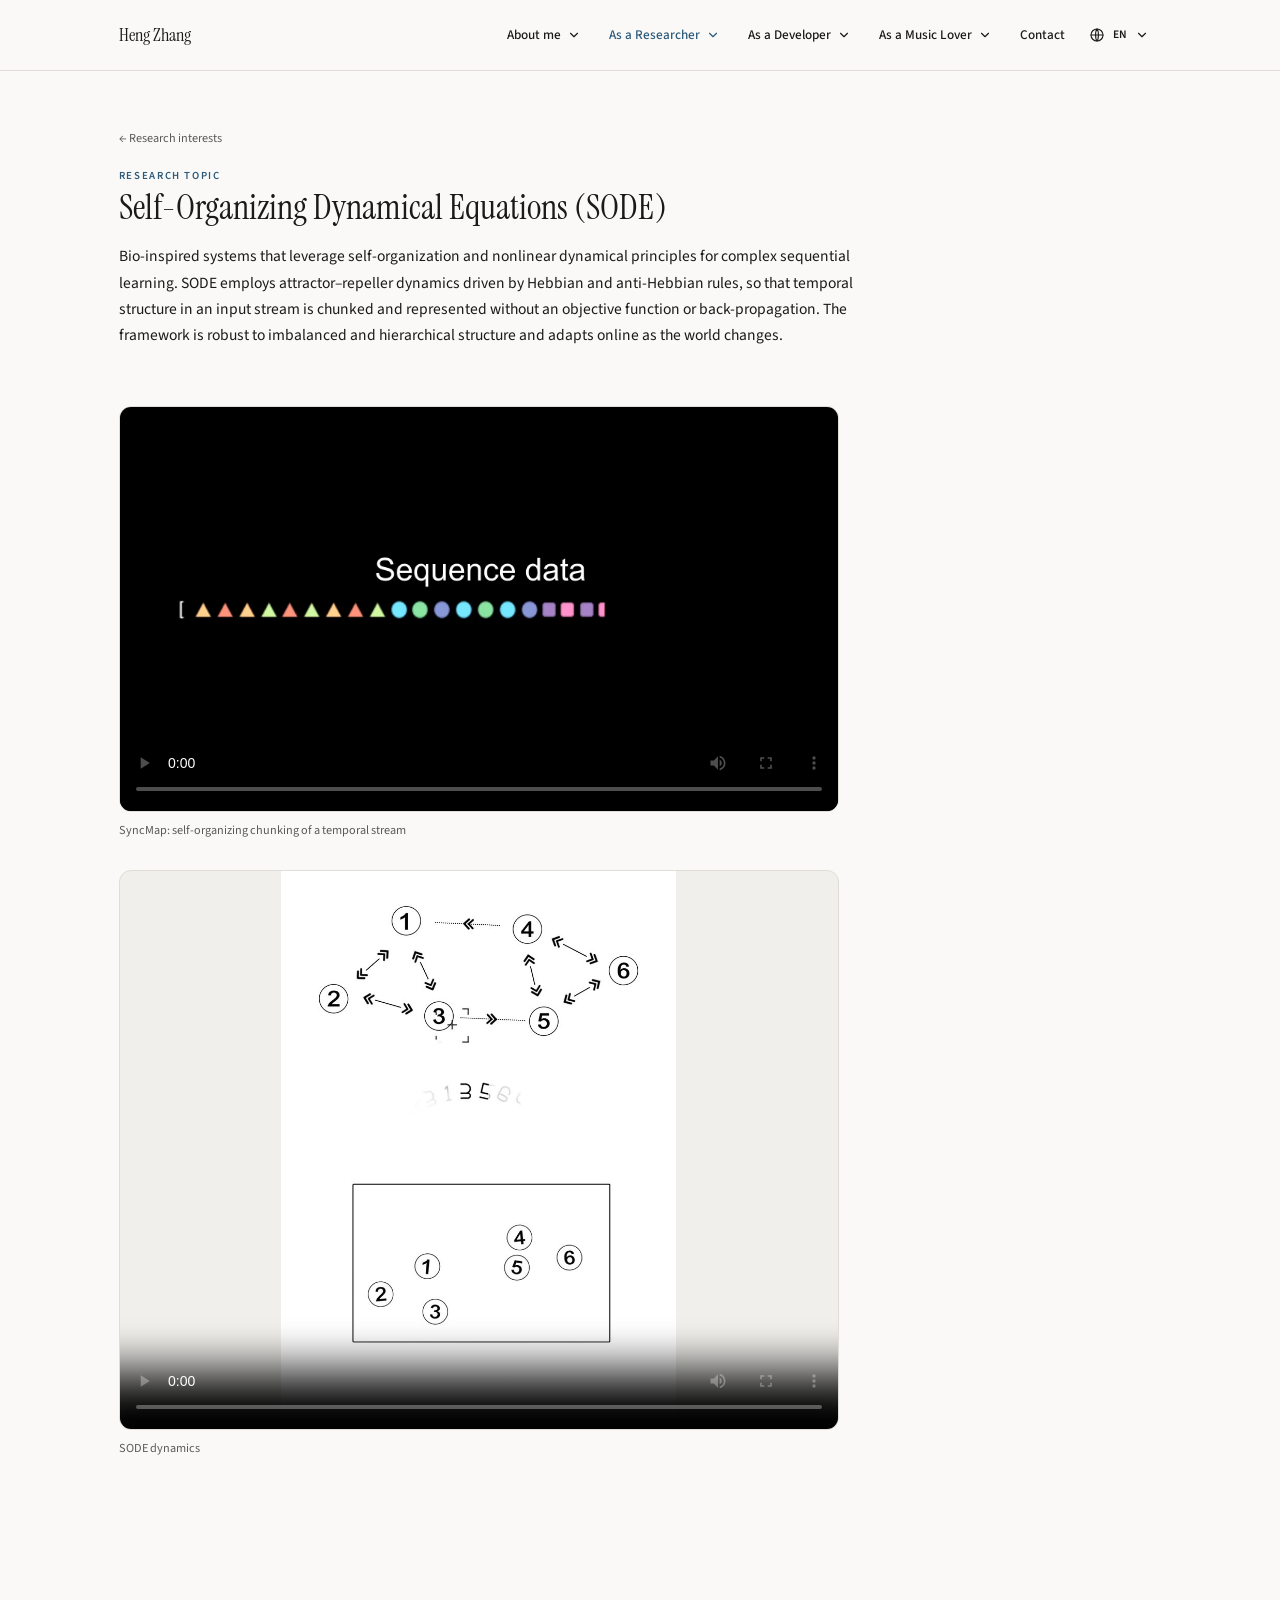
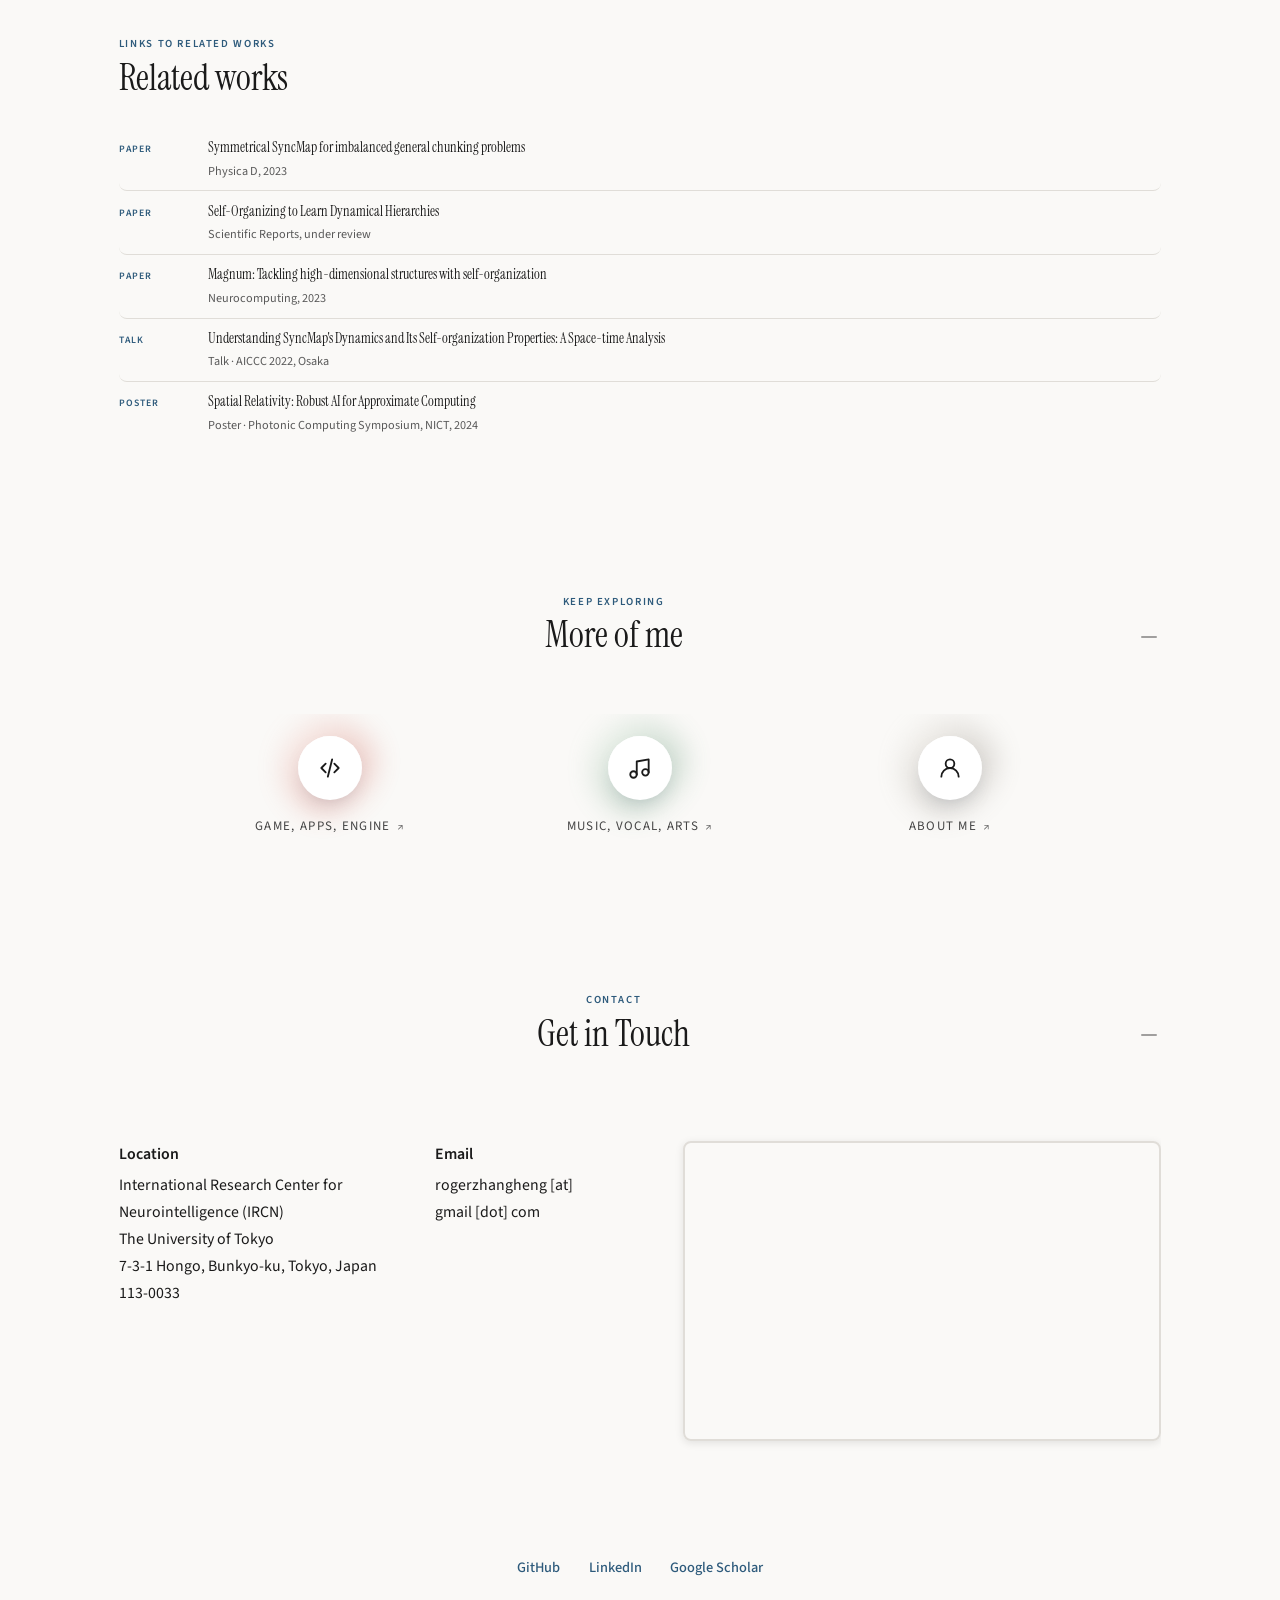
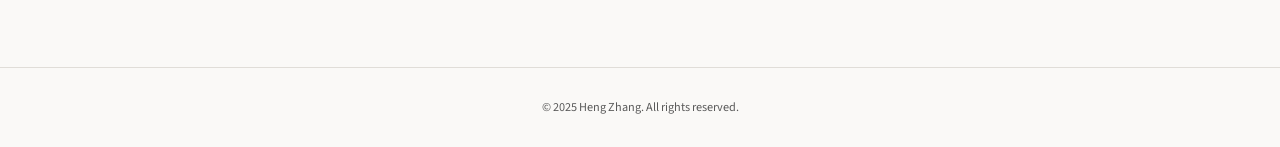
<file: topic-sode.html>
<!DOCTYPE html>
<html lang="en">

<head>
    <meta charset="UTF-8">
    <meta name="viewport" content="width=device-width, initial-scale=1.0">
    <title>Self-Organizing Dynamical Equations (SODE) | Heng Zhang</title>
    <meta name="description" content="Bio-inspired systems that learn complex sequences through self-organization and nonlinear dynamics, without an objective function or back-propagation.">
    <meta name="theme-color" content="#faf9f7">
    <link rel="icon" href="assets/brand/favicon.ico" sizes="any">
    <link rel="icon" type="image/png" sizes="32x32" href="assets/brand/favicon-32.png">
    <link rel="icon" type="image/png" sizes="192x192" href="assets/brand/icon-192.png">
    <link rel="apple-touch-icon" href="assets/brand/apple-touch-icon.png">
    <link rel="canonical" href="https://roger2148.github.io/topic-sode.html">
    <meta property="og:type" content="website">
    <meta property="og:site_name" content="Heng Zhang">
    <meta property="og:title" content="Self-Organizing Dynamical Equations (SODE) | Heng Zhang">
    <meta property="og:description" content="Bio-inspired systems that learn complex sequences through self-organization and nonlinear dynamics, without an objective function or back-propagation.">
    <meta property="og:url" content="https://roger2148.github.io/topic-sode.html">
    <meta property="og:image" content="https://roger2148.github.io/assets/brand/og-card.png">
    <meta property="og:image:width" content="1200">
    <meta property="og:image:height" content="630">
    <meta property="og:image:alt" content="Heng Zhang, postdoctoral researcher at IRCN, The University of Tokyo">
    <meta name="twitter:card" content="summary_large_image">
    <meta name="twitter:title" content="Self-Organizing Dynamical Equations (SODE) | Heng Zhang">
    <meta name="twitter:description" content="Bio-inspired systems that learn complex sequences through self-organization and nonlinear dynamics, without an objective function or back-propagation.">
    <meta name="twitter:image" content="https://roger2148.github.io/assets/brand/og-card.png">
    <link rel="preconnect" href="https://fonts.googleapis.com">
    <link rel="preconnect" href="https://fonts.gstatic.com" crossorigin>
    <link
        href="https://fonts.googleapis.com/css2?family=Instrument+Serif:ital@0;1&family=Source+Sans+3:wght@300;400;500;600&display=swap"
        rel="stylesheet">
    <link rel="stylesheet" href="assets/site.css">
</head>

<body id="top">
    <header>
        <nav class="container">
            <a href="index.html" class="nav-logo">Heng Zhang</a>
            <div class="nav"><div class="nav__group"><a class="nav__item" href="index.html" aria-haspopup="true">About me<svg viewBox="0 0 24 24" aria-hidden="true"><path d="M6 9l6 6 6-6" fill="none" stroke="currentColor" stroke-width="2" stroke-linecap="round" stroke-linejoin="round"/></svg></a><div class="nav-menu"><ul><li><a href="index.html#top"><span class="nav-menu__num">01</span><span><span class="nav-menu__label">Hero</span><span class="nav-menu__sub">Who I am, at a glance</span></span></a></li><li><a href="index.html#about"><span class="nav-menu__num">02</span><span><span class="nav-menu__label">Background</span><span class="nav-menu__sub">Bio and skills</span></span></a></li><li><a href="index.html#experience"><span class="nav-menu__num">03</span><span><span class="nav-menu__label">Professional Experience</span><span class="nav-menu__sub">Positions held</span></span></a></li><li><a href="index.html#education"><span class="nav-menu__num">04</span><span><span class="nav-menu__label">Academic Background</span><span class="nav-menu__sub">Degrees and theses</span></span></a></li><li><a href="index.html#more"><span class="nav-menu__num">05</span><span><span class="nav-menu__label">Additional Information</span><span class="nav-menu__sub">Languages and teaching</span></span></a></li><li><a href="index.html#contact"><span class="nav-menu__num">06</span><span><span class="nav-menu__label">Get in Touch</span><span class="nav-menu__sub">Email and profiles</span></span></a></li></ul></div></div><div class="nav__group"><a class="nav__item" href="research.html" aria-haspopup="true">As a Researcher<svg viewBox="0 0 24 24" aria-hidden="true"><path d="M6 9l6 6 6-6" fill="none" stroke="currentColor" stroke-width="2" stroke-linecap="round" stroke-linejoin="round"/></svg></a><div class="nav-menu"><ul><li><a href="research.html#activities"><span class="nav-menu__num">01</span><span><span class="nav-menu__label">Activities</span><span class="nav-menu__sub">Posters and talks in pictures</span></span></a></li><li><a href="research.html#research"><span class="nav-menu__num">02</span><span><span class="nav-menu__label">Research Interests</span><span class="nav-menu__sub">Current directions</span></span></a></li><li><a href="research.html#publications"><span class="nav-menu__num">03</span><span><span class="nav-menu__label">Selected Works</span><span class="nav-menu__sub">Papers by category</span></span></a></li><li><a href="research.html#presentations"><span class="nav-menu__num">04</span><span><span class="nav-menu__label">Presentations</span><span class="nav-menu__sub">Talks and posters</span></span></a></li><li><a href="research.html#funding"><span class="nav-menu__num">05</span><span><span class="nav-menu__label">Funding</span><span class="nav-menu__sub">Grants and awards</span></span></a></li></ul></div></div><div class="nav__group"><a class="nav__item" href="developer.html" aria-haspopup="true">As a Developer<svg viewBox="0 0 24 24" aria-hidden="true"><path d="M6 9l6 6 6-6" fill="none" stroke="currentColor" stroke-width="2" stroke-linecap="round" stroke-linejoin="round"/></svg></a><div class="nav-menu"><ul><li><a href="developer.html#olden-flames"><span class="nav-menu__num">01</span><span><span class="nav-menu__label">Olden Flames</span><span class="nav-menu__sub">Open-world action game · MiraiX</span></span></a></li><li><a href="developer.html#syncmapv2"><span class="nav-menu__num">02</span><span><span class="nav-menu__label">SyncMapV2 in Unreal Engine</span><span class="nav-menu__sub">A paper as a walkable 3D scene</span></span></a></li><li><a href="developer.html#japanese-teacher"><span class="nav-menu__num">03</span><span><span class="nav-menu__label">Japanese Speaking Teacher</span><span class="nav-menu__sub">Local AI speaking practice</span></span></a></li></ul></div></div><div class="nav__group"><a class="nav__item" href="music.html" aria-haspopup="true">As a Music Lover<svg viewBox="0 0 24 24" aria-hidden="true"><path d="M6 9l6 6 6-6" fill="none" stroke="currentColor" stroke-width="2" stroke-linecap="round" stroke-linejoin="round"/></svg></a><div class="nav-menu"><ul><li><a href="music.html#music"><span class="nav-menu__num">01</span><span><span class="nav-menu__label">Piano & voice</span><span class="nav-menu__sub">Fujii Kaze covers, now playing</span></span></a></li><li><a href="music.html#covers"><span class="nav-menu__num">02</span><span><span class="nav-menu__label">The playlist</span><span class="nav-menu__sub">All 17 covers on Bilibili</span></span></a></li><li><a href="music.html#artists"><span class="nav-menu__num">03</span><span><span class="nav-menu__label">Favorite artists</span><span class="nav-menu__sub">Who I keep coming back to</span></span></a></li></ul></div></div><a class="nav__item" href="#contact">Contact</a></div>
            <div class="nav-right"><div class="nav__group nav-lang"><button class="nav__item nav__item--menu nav-lang__btn" type="button" aria-haspopup="true" aria-expanded="false" title="Language"><svg class="nav-lang__globe" viewBox="0 0 24 24" aria-hidden="true"><circle cx="12" cy="12" r="9" fill="none" stroke="currentColor" stroke-width="1.7"/><path d="M3 12h18M12 3c2.8 3 2.8 15 0 18M12 3c-2.8 3-2.8 15 0 18" fill="none" stroke="currentColor" stroke-width="1.7" stroke-linecap="round"/></svg><span class="nav-lang__code">EN</span><svg viewBox="0 0 24 24" aria-hidden="true"><path d="M6 9l6 6 6-6" fill="none" stroke="currentColor" stroke-width="2" stroke-linecap="round" stroke-linejoin="round"/></svg></button><div class="nav-menu nav-menu--lang nav-menu--right"><ul><li><a href="#" data-lang="en" role="menuitemradio" aria-checked="true"><span class="nav-menu__label">English</span><span class="nav-lang__check" aria-hidden="true">✓</span></a></li><li><a href="#" data-lang="zh-Hans" role="menuitemradio" aria-checked="false"><span class="nav-menu__label">中文（简体）</span><span class="nav-lang__check" aria-hidden="true">✓</span></a></li><li><a href="#" data-lang="zh-Hant" role="menuitemradio" aria-checked="false"><span class="nav-menu__label">中文（繁體）</span><span class="nav-lang__check" aria-hidden="true">✓</span></a></li><li><a href="#" data-lang="ja" role="menuitemradio" aria-checked="false"><span class="nav-menu__label">日本語</span><span class="nav-lang__check" aria-hidden="true">✓</span></a></li></ul></div></div><div class="nav-toggle" onclick="toggleMenu()">
                <span></span>
                <span></span>
                <span></span>
            </div></div>
        </nav>
        <div class="nav-mobile"><div class="nav-mobile__group"><a class="nav-mobile__title" href="index.html">About me</a><a href="index.html#top" onclick="toggleMenu()">Hero</a><a href="index.html#about" onclick="toggleMenu()">Background</a><a href="index.html#experience" onclick="toggleMenu()">Professional Experience</a><a href="index.html#education" onclick="toggleMenu()">Academic Background</a><a href="index.html#more" onclick="toggleMenu()">Additional Information</a><a href="index.html#contact" onclick="toggleMenu()">Get in Touch</a></div><div class="nav-mobile__group"><a class="nav-mobile__title" href="research.html">As a Researcher</a><a href="research.html#activities" onclick="toggleMenu()">Activities</a><a href="research.html#research" onclick="toggleMenu()">Research Interests</a><a href="research.html#publications" onclick="toggleMenu()">Selected Works</a><a href="research.html#presentations" onclick="toggleMenu()">Presentations</a><a href="research.html#funding" onclick="toggleMenu()">Funding</a></div><div class="nav-mobile__group"><a class="nav-mobile__title" href="developer.html">As a Developer</a><a href="developer.html#olden-flames" onclick="toggleMenu()">Olden Flames</a><a href="developer.html#syncmapv2" onclick="toggleMenu()">SyncMapV2 in Unreal Engine</a><a href="developer.html#japanese-teacher" onclick="toggleMenu()">Japanese Speaking Teacher</a></div><div class="nav-mobile__group"><a class="nav-mobile__title" href="music.html">As a Music Lover</a><a href="music.html#music" onclick="toggleMenu()">Piano & voice</a><a href="music.html#covers" onclick="toggleMenu()">The playlist</a><a href="music.html#artists" onclick="toggleMenu()">Favorite artists</a></div><div class="nav-mobile__group"><a class="nav-mobile__title" href="#contact" onclick="toggleMenu()">Contact</a></div></div>
    </header>

    <section id="topic" class="first-section" data-static>
        <div class="container">
            <a class="topic-back" href="research.html#research">&larr; Research interests</a>
            <span class="section-label">Research topic</span>
            <h1>Self-Organizing Dynamical Equations (SODE)</h1>
            <p class="topic-para">Bio-inspired systems that leverage self-organization and nonlinear dynamical principles for complex sequential learning. SODE employs attractor–repeller dynamics driven by Hebbian and anti-Hebbian rules, so that temporal structure in an input stream is chunked and represented without an objective function or back-propagation. The framework is robust to imbalanced and hierarchical structure and adapts online as the world changes.</p>
            <div class="topic-media topic-media--rows">
                <figure class="topic-media__item">
                    <video controls preload="metadata" playsinline poster="assets/video/syncmap_anim.jpg"><source src="assets/video/syncmap_anim.mp4" type="video/mp4"></video>
                    <figcaption>SyncMap: self-organizing chunking of a temporal stream</figcaption>
                </figure>
                <figure class="topic-media__item">
                    <video controls preload="metadata" playsinline poster="assets/video/sode.jpg"><source src="assets/video/sode.mp4" type="video/mp4"></video>
                    <figcaption>SODE dynamics</figcaption>
                </figure>
            </div>
        </div>
    </section>

    <section id="related" data-static>
        <div class="container">
            <span class="section-label">Links to related works</span>
            <h2>Related works</h2>
            <div class="pres-list">
                <a class="pres-item topic-work" href="research.html#publications">
                    <span class="pres-badge">Paper</span>
                    <p class="pres-title">Symmetrical SyncMap for imbalanced general chunking problems</p>
                    <p class="pres-meta">Physica D, 2023</p>
                </a>
                <a class="pres-item topic-work" href="research.html#publications">
                    <span class="pres-badge">Paper</span>
                    <p class="pres-title">Self-Organizing to Learn Dynamical Hierarchies</p>
                    <p class="pres-meta">Scientific Reports, under review</p>
                </a>
                <a class="pres-item topic-work" href="research.html#publications">
                    <span class="pres-badge">Paper</span>
                    <p class="pres-title">Magnum: Tackling high-dimensional structures with self-organization</p>
                    <p class="pres-meta">Neurocomputing, 2023</p>
                </a>
                <a class="pres-item topic-work" href="research.html#presentations">
                    <span class="pres-badge">Talk</span>
                    <p class="pres-title">Understanding SyncMap's Dynamics and Its Self-organization Properties: A Space-time Analysis</p>
                    <p class="pres-meta">Talk · AICCC 2022, Osaka</p>
                </a>
                <a class="pres-item topic-work" href="research.html#presentations">
                    <span class="pres-badge">Poster</span>
                    <p class="pres-title">Spatial Relativity: Robust AI for Approximate Computing</p>
                    <p class="pres-meta">Poster · Photonic Computing Symposium, NICT, 2024</p>
                </a>
            </div>
        </div>
    </section>

    <section id="explore" class="explore">
        <div class="container">
            <span class="section-label">Keep exploring</span>
            <h2>More of me</h2>
            <div class="hero-paths explore__paths">
                <a class="hero-path hero-path--warm" href="developer.html">
                    <span class="hero-path__icon"><svg viewBox="0 0 24 24" aria-hidden="true"><path d="m8 8-4 4 4 4M16 8l4 4-4 4M14 4l-4 16" fill="none" stroke="currentColor" stroke-width="1.7" stroke-linecap="round" stroke-linejoin="round"/></svg></span>
                    <span class="hero-path__label">Game, Apps, Engine</span>
                </a>
                <a class="hero-path hero-path--green" href="music.html">
                    <span class="hero-path__icon"><svg viewBox="0 0 24 24" aria-hidden="true"><path d="M9 18V6l11-2v12" fill="none" stroke="currentColor" stroke-width="1.7" stroke-linecap="round" stroke-linejoin="round"/><circle cx="6" cy="18" r="3" fill="none" stroke="currentColor" stroke-width="1.7"/><circle cx="17" cy="16" r="3" fill="none" stroke="currentColor" stroke-width="1.7"/></svg></span>
                    <span class="hero-path__label">Music, Vocal, Arts</span>
                </a>
                <a class="hero-path hero-path--grey" href="index.html">
                    <span class="hero-path__icon"><svg viewBox="0 0 24 24" aria-hidden="true"><circle cx="12" cy="8" r="4" fill="none" stroke="currentColor" stroke-width="1.7"/><path d="M4 20a8 8 0 0 1 16 0" fill="none" stroke="currentColor" stroke-width="1.7" stroke-linecap="round"/></svg></span>
                    <span class="hero-path__label">About me</span>
                </a>
            </div>
        </div>
    </section>

    <section id="contact" class="contact">
        <div class="container">
            <span class="section-label">Contact</span>
            <h2>Get in Touch</h2>
            <div class="contact-content">
                <div class="contact-info">
                    <div class="contact-item">
                        <span class="contact-item-label">Location</span>
                        International Research Center for Neurointelligence (IRCN)<br>
                        The University of Tokyo<br>
                        7-3-1 Hongo, Bunkyo-ku, Tokyo, Japan 113-0033
                    </div>
                    <div class="contact-item">
                        <span class="contact-item-label">Email</span>
                        rogerzhangheng [at] gmail [dot] com
                    </div>
                    <!--                    <div class="contact-item">-->
                    <!--                        <span class="contact-item-label">Phone</span>-->
                    <!--                        (+81)090-2341-7951-->
                    <!--                    </div>-->
                </div>
                <div class="map-container">
                    <!--                    <iframe-->
                    <!--                        src="https://www.google.com/maps/embed?pb=!1m18!1m12!1m3!1d3239.9282167891844!2d139.76183207589758!3d35.70996247257882!2m3!1f0!2f0!3f0!3m2!1i1024!2i768!4f13.1!3m3!1m2!1s0x60188c2ffa206ea3%3A0x30e407498313ba95!2sUniversity%20of%20Tokyo!5e0!3m2!1sen!2sjp!4v1705000000000!5m2!1sen!2sjp"-->
                    <!--                        allowfullscreen=""-->
                    <!--                        loading="lazy"-->
                    <!--                        referrerpolicy="no-referrer-when-downgrade">-->
                    <!--                    </iframe>-->
                    <iframe
                        src="https://www.google.com/maps/embed?pb=!1m18!1m12!1m3!1d3239.670348133987!2d139.75920227649402!3d35.709728972577935!2m3!1f0!2f0!3f0!3m2!1i1024!2i768!4f13.1!3m3!1m2!1s0x60188c3ad96a6241%3A0x34fe6ab8a94a4aba!2sIRCN!5e0!3m2!1sen!2sjp!4v1768922743233!5m2!1sen!2sjp"
                        width="300" height="300" style="border:0;" allowfullscreen="" loading="lazy"
                        referrerpolicy="no-referrer-when-downgrade">
                    </iframe>
                </div>
                <div class="contact-socials">
                    <a href="https://github.com/Roger2148" target="_blank">GitHub</a>
                    <a href="https://linkedin.com/in/heng-zhang-9a348725a" target="_blank">LinkedIn</a>
                    <a href="https://scholar.google.com/citations?hl=en&authuser=1&user=qfpzRS0AAAAJ"
                        target="_blank">Google Scholar</a>
                </div>
            </div>
        </div>
    </section>

    <!-- Footer -->
    <footer>
        <div class="container">
            <p>© 2025 Heng Zhang. All rights reserved.</p>
        </div>
    </footer>
    <script src="assets/site.js"></script>
    <script src="assets/lang.js"></script>
</body>

</html>
</file>
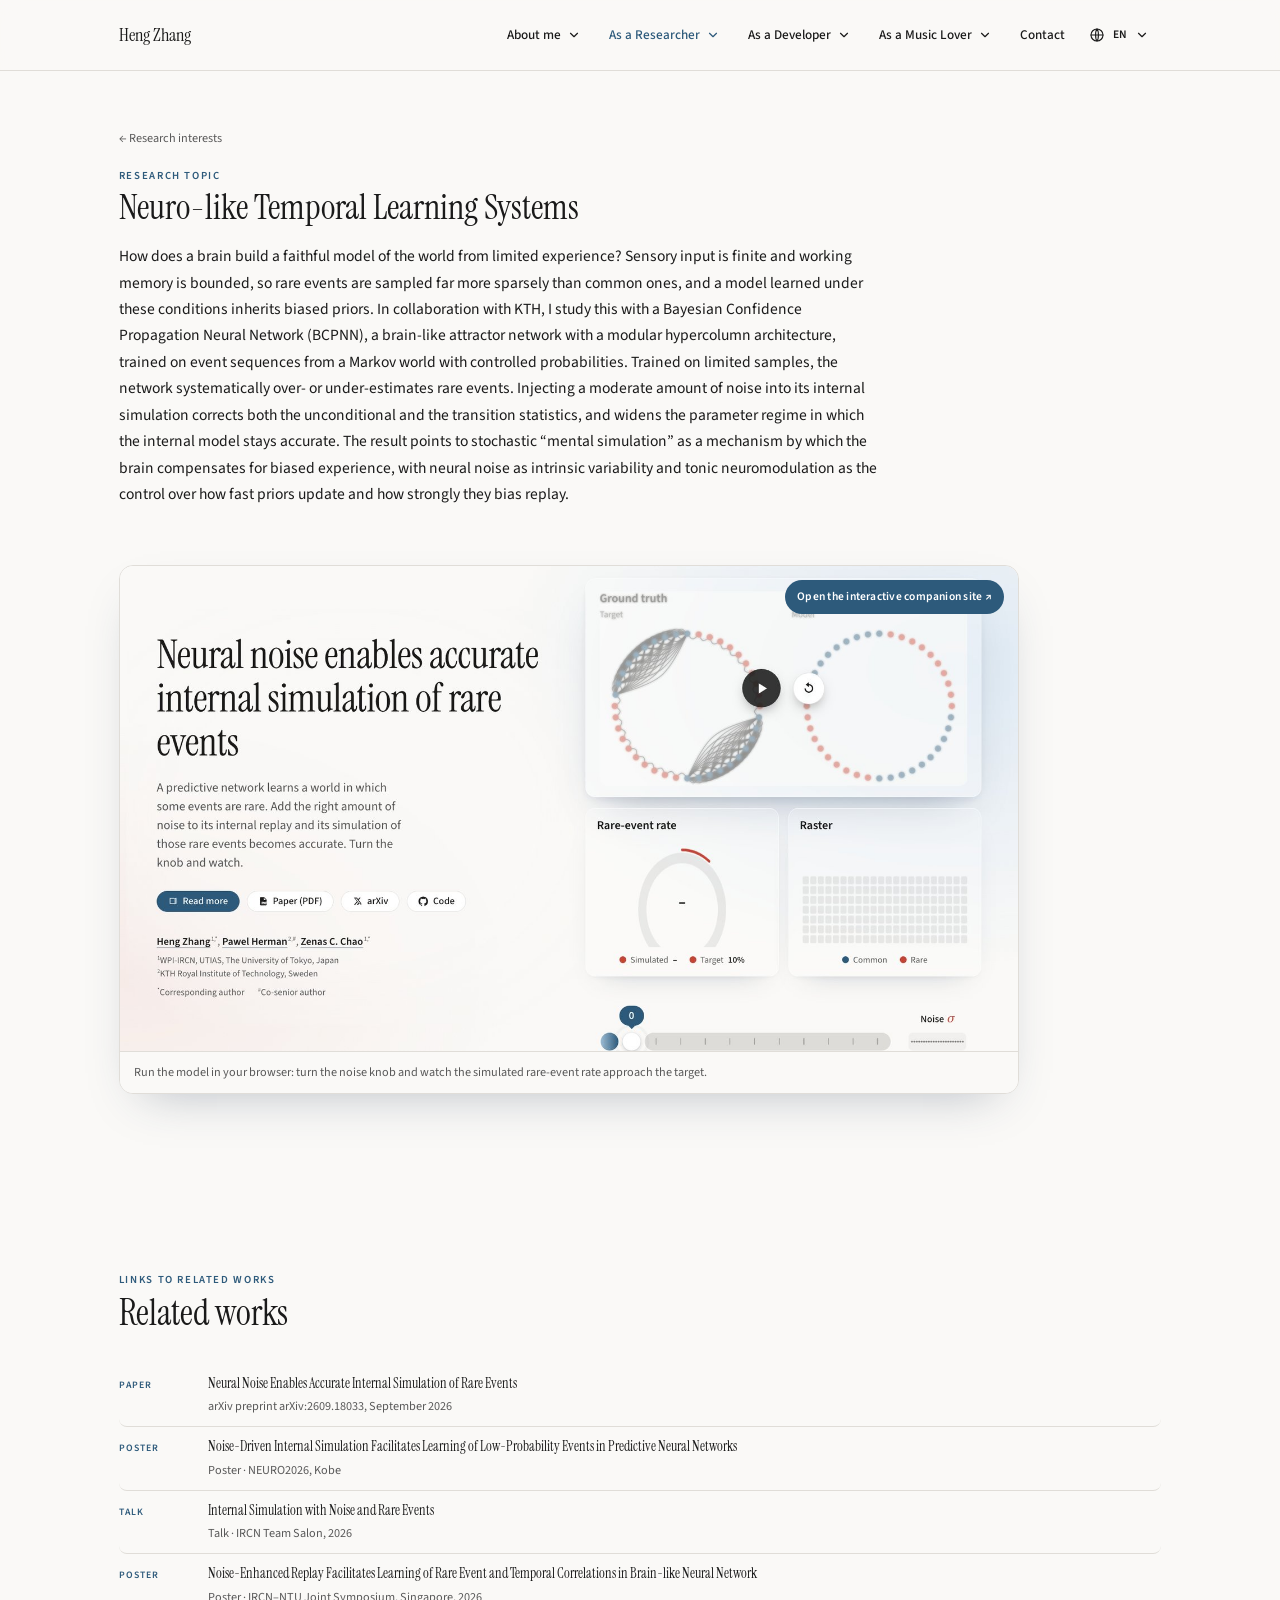
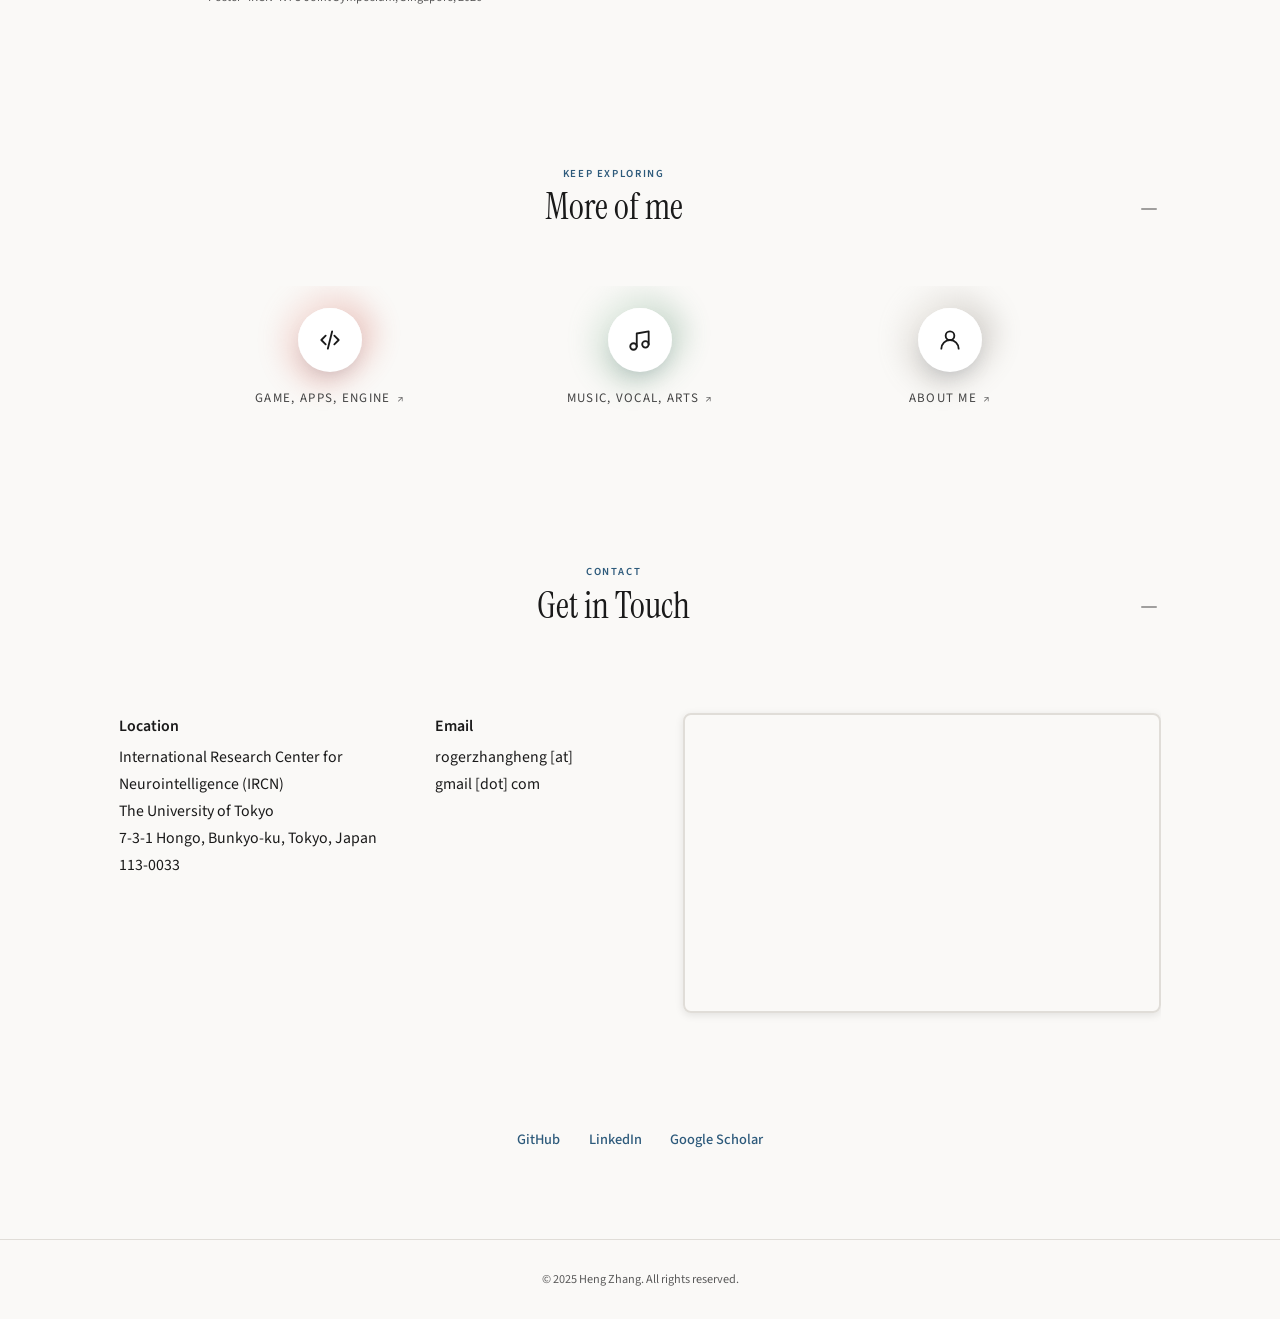
<file: topic-temporal.html>
<!DOCTYPE html>
<html lang="en">

<head>
    <meta charset="UTF-8">
    <meta name="viewport" content="width=device-width, initial-scale=1.0">
    <title>Neuro-like Temporal Learning Systems | Heng Zhang</title>
    <meta name="description" content="BCPNN attractor networks and noise-driven internal simulation: how a moderate amount of noise makes a brain-like model accurate about rare events.">
    <meta name="theme-color" content="#faf9f7">
    <link rel="icon" href="assets/brand/favicon.ico" sizes="any">
    <link rel="icon" type="image/png" sizes="32x32" href="assets/brand/favicon-32.png">
    <link rel="icon" type="image/png" sizes="192x192" href="assets/brand/icon-192.png">
    <link rel="apple-touch-icon" href="assets/brand/apple-touch-icon.png">
    <link rel="canonical" href="https://roger2148.github.io/topic-temporal.html">
    <meta property="og:type" content="website">
    <meta property="og:site_name" content="Heng Zhang">
    <meta property="og:title" content="Neuro-like Temporal Learning Systems | Heng Zhang">
    <meta property="og:description" content="BCPNN attractor networks and noise-driven internal simulation: how a moderate amount of noise makes a brain-like model accurate about rare events.">
    <meta property="og:url" content="https://roger2148.github.io/topic-temporal.html">
    <meta property="og:image" content="https://roger2148.github.io/assets/brand/og-card.png">
    <meta property="og:image:width" content="1200">
    <meta property="og:image:height" content="630">
    <meta property="og:image:alt" content="Heng Zhang, postdoctoral researcher at IRCN, The University of Tokyo">
    <meta name="twitter:card" content="summary_large_image">
    <meta name="twitter:title" content="Neuro-like Temporal Learning Systems | Heng Zhang">
    <meta name="twitter:description" content="BCPNN attractor networks and noise-driven internal simulation: how a moderate amount of noise makes a brain-like model accurate about rare events.">
    <meta name="twitter:image" content="https://roger2148.github.io/assets/brand/og-card.png">
    <link rel="preconnect" href="https://fonts.googleapis.com">
    <link rel="preconnect" href="https://fonts.gstatic.com" crossorigin>
    <link
        href="https://fonts.googleapis.com/css2?family=Instrument+Serif:ital@0;1&family=Source+Sans+3:wght@300;400;500;600&display=swap"
        rel="stylesheet">
    <link rel="stylesheet" href="assets/site.css">
</head>

<body id="top">
    <header>
        <nav class="container">
            <a href="index.html" class="nav-logo">Heng Zhang</a>
            <div class="nav"><div class="nav__group"><a class="nav__item" href="index.html" aria-haspopup="true">About me<svg viewBox="0 0 24 24" aria-hidden="true"><path d="M6 9l6 6 6-6" fill="none" stroke="currentColor" stroke-width="2" stroke-linecap="round" stroke-linejoin="round"/></svg></a><div class="nav-menu"><ul><li><a href="index.html#top"><span class="nav-menu__num">01</span><span><span class="nav-menu__label">Hero</span><span class="nav-menu__sub">Who I am, at a glance</span></span></a></li><li><a href="index.html#about"><span class="nav-menu__num">02</span><span><span class="nav-menu__label">Background</span><span class="nav-menu__sub">Bio and skills</span></span></a></li><li><a href="index.html#experience"><span class="nav-menu__num">03</span><span><span class="nav-menu__label">Professional Experience</span><span class="nav-menu__sub">Positions held</span></span></a></li><li><a href="index.html#education"><span class="nav-menu__num">04</span><span><span class="nav-menu__label">Academic Background</span><span class="nav-menu__sub">Degrees and theses</span></span></a></li><li><a href="index.html#more"><span class="nav-menu__num">05</span><span><span class="nav-menu__label">Additional Information</span><span class="nav-menu__sub">Languages and teaching</span></span></a></li><li><a href="index.html#contact"><span class="nav-menu__num">06</span><span><span class="nav-menu__label">Get in Touch</span><span class="nav-menu__sub">Email and profiles</span></span></a></li></ul></div></div><div class="nav__group"><a class="nav__item" href="research.html" aria-haspopup="true">As a Researcher<svg viewBox="0 0 24 24" aria-hidden="true"><path d="M6 9l6 6 6-6" fill="none" stroke="currentColor" stroke-width="2" stroke-linecap="round" stroke-linejoin="round"/></svg></a><div class="nav-menu"><ul><li><a href="research.html#activities"><span class="nav-menu__num">01</span><span><span class="nav-menu__label">Activities</span><span class="nav-menu__sub">Posters and talks in pictures</span></span></a></li><li><a href="research.html#research"><span class="nav-menu__num">02</span><span><span class="nav-menu__label">Research Interests</span><span class="nav-menu__sub">Current directions</span></span></a></li><li><a href="research.html#publications"><span class="nav-menu__num">03</span><span><span class="nav-menu__label">Selected Works</span><span class="nav-menu__sub">Papers by category</span></span></a></li><li><a href="research.html#presentations"><span class="nav-menu__num">04</span><span><span class="nav-menu__label">Presentations</span><span class="nav-menu__sub">Talks and posters</span></span></a></li><li><a href="research.html#funding"><span class="nav-menu__num">05</span><span><span class="nav-menu__label">Funding</span><span class="nav-menu__sub">Grants and awards</span></span></a></li></ul></div></div><div class="nav__group"><a class="nav__item" href="developer.html" aria-haspopup="true">As a Developer<svg viewBox="0 0 24 24" aria-hidden="true"><path d="M6 9l6 6 6-6" fill="none" stroke="currentColor" stroke-width="2" stroke-linecap="round" stroke-linejoin="round"/></svg></a><div class="nav-menu"><ul><li><a href="developer.html#olden-flames"><span class="nav-menu__num">01</span><span><span class="nav-menu__label">Olden Flames</span><span class="nav-menu__sub">Open-world action game · MiraiX</span></span></a></li><li><a href="developer.html#syncmapv2"><span class="nav-menu__num">02</span><span><span class="nav-menu__label">SyncMapV2 in Unreal Engine</span><span class="nav-menu__sub">A paper as a walkable 3D scene</span></span></a></li><li><a href="developer.html#japanese-teacher"><span class="nav-menu__num">03</span><span><span class="nav-menu__label">Japanese Speaking Teacher</span><span class="nav-menu__sub">Local AI speaking practice</span></span></a></li></ul></div></div><div class="nav__group"><a class="nav__item" href="music.html" aria-haspopup="true">As a Music Lover<svg viewBox="0 0 24 24" aria-hidden="true"><path d="M6 9l6 6 6-6" fill="none" stroke="currentColor" stroke-width="2" stroke-linecap="round" stroke-linejoin="round"/></svg></a><div class="nav-menu"><ul><li><a href="music.html#music"><span class="nav-menu__num">01</span><span><span class="nav-menu__label">Piano & voice</span><span class="nav-menu__sub">Fujii Kaze covers, now playing</span></span></a></li><li><a href="music.html#covers"><span class="nav-menu__num">02</span><span><span class="nav-menu__label">The playlist</span><span class="nav-menu__sub">All 17 covers on Bilibili</span></span></a></li><li><a href="music.html#artists"><span class="nav-menu__num">03</span><span><span class="nav-menu__label">Favorite artists</span><span class="nav-menu__sub">Who I keep coming back to</span></span></a></li></ul></div></div><a class="nav__item" href="#contact">Contact</a></div>
            <div class="nav-right"><div class="nav__group nav-lang"><button class="nav__item nav__item--menu nav-lang__btn" type="button" aria-haspopup="true" aria-expanded="false" title="Language"><svg class="nav-lang__globe" viewBox="0 0 24 24" aria-hidden="true"><circle cx="12" cy="12" r="9" fill="none" stroke="currentColor" stroke-width="1.7"/><path d="M3 12h18M12 3c2.8 3 2.8 15 0 18M12 3c-2.8 3-2.8 15 0 18" fill="none" stroke="currentColor" stroke-width="1.7" stroke-linecap="round"/></svg><span class="nav-lang__code">EN</span><svg viewBox="0 0 24 24" aria-hidden="true"><path d="M6 9l6 6 6-6" fill="none" stroke="currentColor" stroke-width="2" stroke-linecap="round" stroke-linejoin="round"/></svg></button><div class="nav-menu nav-menu--lang nav-menu--right"><ul><li><a href="#" data-lang="en" role="menuitemradio" aria-checked="true"><span class="nav-menu__label">English</span><span class="nav-lang__check" aria-hidden="true">✓</span></a></li><li><a href="#" data-lang="zh-Hans" role="menuitemradio" aria-checked="false"><span class="nav-menu__label">中文（简体）</span><span class="nav-lang__check" aria-hidden="true">✓</span></a></li><li><a href="#" data-lang="zh-Hant" role="menuitemradio" aria-checked="false"><span class="nav-menu__label">中文（繁體）</span><span class="nav-lang__check" aria-hidden="true">✓</span></a></li><li><a href="#" data-lang="ja" role="menuitemradio" aria-checked="false"><span class="nav-menu__label">日本語</span><span class="nav-lang__check" aria-hidden="true">✓</span></a></li></ul></div></div><div class="nav-toggle" onclick="toggleMenu()">
                <span></span>
                <span></span>
                <span></span>
            </div></div>
        </nav>
        <div class="nav-mobile"><div class="nav-mobile__group"><a class="nav-mobile__title" href="index.html">About me</a><a href="index.html#top" onclick="toggleMenu()">Hero</a><a href="index.html#about" onclick="toggleMenu()">Background</a><a href="index.html#experience" onclick="toggleMenu()">Professional Experience</a><a href="index.html#education" onclick="toggleMenu()">Academic Background</a><a href="index.html#more" onclick="toggleMenu()">Additional Information</a><a href="index.html#contact" onclick="toggleMenu()">Get in Touch</a></div><div class="nav-mobile__group"><a class="nav-mobile__title" href="research.html">As a Researcher</a><a href="research.html#activities" onclick="toggleMenu()">Activities</a><a href="research.html#research" onclick="toggleMenu()">Research Interests</a><a href="research.html#publications" onclick="toggleMenu()">Selected Works</a><a href="research.html#presentations" onclick="toggleMenu()">Presentations</a><a href="research.html#funding" onclick="toggleMenu()">Funding</a></div><div class="nav-mobile__group"><a class="nav-mobile__title" href="developer.html">As a Developer</a><a href="developer.html#olden-flames" onclick="toggleMenu()">Olden Flames</a><a href="developer.html#syncmapv2" onclick="toggleMenu()">SyncMapV2 in Unreal Engine</a><a href="developer.html#japanese-teacher" onclick="toggleMenu()">Japanese Speaking Teacher</a></div><div class="nav-mobile__group"><a class="nav-mobile__title" href="music.html">As a Music Lover</a><a href="music.html#music" onclick="toggleMenu()">Piano & voice</a><a href="music.html#covers" onclick="toggleMenu()">The playlist</a><a href="music.html#artists" onclick="toggleMenu()">Favorite artists</a></div><div class="nav-mobile__group"><a class="nav-mobile__title" href="#contact" onclick="toggleMenu()">Contact</a></div></div>
    </header>

    <section id="topic" class="first-section" data-static>
        <div class="container">
            <a class="topic-back" href="research.html#research">&larr; Research interests</a>
            <span class="section-label">Research topic</span>
            <h1>Neuro-like Temporal Learning Systems</h1>
            <p class="topic-para">How does a brain build a faithful model of the world from limited experience? Sensory input is finite and working memory is bounded, so rare events are sampled far more sparsely than common ones, and a model learned under these conditions inherits biased priors. In collaboration with KTH, I study this with a Bayesian Confidence Propagation Neural Network (BCPNN), a brain-like attractor network with a modular hypercolumn architecture, trained on event sequences from a Markov world with controlled probabilities. Trained on limited samples, the network systematically over- or under-estimates rare events. Injecting a moderate amount of noise into its internal simulation corrects both the unconditional and the transition statistics, and widens the parameter regime in which the internal model stays accurate. The result points to stochastic “mental simulation” as a mechanism by which the brain compensates for biased experience, with neural noise as intrinsic variability and tonic neuromodulation as the control over how fast priors update and how strongly they bias replay.</p>
            <a class="site-preview" href="https://noise-bcpnn-simulation.pages.dev/" target="_blank" rel="noopener">
                <img src="assets/video/bcpnn_hero.jpg" alt="Interactive companion site: ground-truth chain, simulated chain, rare-event rate and raster, with a noise knob" loading="lazy">
                <span class="site-preview__badge">Open the interactive companion site &nearr;</span>
                <span class="site-preview__caption">Run the model in your browser: turn the noise knob and watch the simulated rare-event rate approach the target.</span>
            </a>
        </div>
    </section>

    <section id="related" data-static>
        <div class="container">
            <span class="section-label">Links to related works</span>
            <h2>Related works</h2>
            <div class="pres-list">
                <a class="pres-item topic-work" href="research.html#publications">
                    <span class="pres-badge">Paper</span>
                    <p class="pres-title">Neural Noise Enables Accurate Internal Simulation of Rare Events</p>
                    <p class="pres-meta">arXiv preprint arXiv:2609.18033, September 2026</p>
                </a>
                <a class="pres-item topic-work" href="research.html#presentations">
                    <span class="pres-badge">Poster</span>
                    <p class="pres-title">Noise-Driven Internal Simulation Facilitates Learning of Low-Probability Events in Predictive Neural Networks</p>
                    <p class="pres-meta">Poster · NEURO2026, Kobe</p>
                </a>
                <a class="pres-item topic-work" href="research.html#presentations">
                    <span class="pres-badge">Talk</span>
                    <p class="pres-title">Internal Simulation with Noise and Rare Events</p>
                    <p class="pres-meta">Talk · IRCN Team Salon, 2026</p>
                </a>
                <a class="pres-item topic-work" href="research.html#presentations">
                    <span class="pres-badge">Poster</span>
                    <p class="pres-title">Noise-Enhanced Replay Facilitates Learning of Rare Event and Temporal Correlations in Brain-like Neural Network</p>
                    <p class="pres-meta">Poster · IRCN–NTU Joint Symposium, Singapore, 2026</p>
                </a>
            </div>
        </div>
    </section>

    <section id="explore" class="explore">
        <div class="container">
            <span class="section-label">Keep exploring</span>
            <h2>More of me</h2>
            <div class="hero-paths explore__paths">
                <a class="hero-path hero-path--warm" href="developer.html">
                    <span class="hero-path__icon"><svg viewBox="0 0 24 24" aria-hidden="true"><path d="m8 8-4 4 4 4M16 8l4 4-4 4M14 4l-4 16" fill="none" stroke="currentColor" stroke-width="1.7" stroke-linecap="round" stroke-linejoin="round"/></svg></span>
                    <span class="hero-path__label">Game, Apps, Engine</span>
                </a>
                <a class="hero-path hero-path--green" href="music.html">
                    <span class="hero-path__icon"><svg viewBox="0 0 24 24" aria-hidden="true"><path d="M9 18V6l11-2v12" fill="none" stroke="currentColor" stroke-width="1.7" stroke-linecap="round" stroke-linejoin="round"/><circle cx="6" cy="18" r="3" fill="none" stroke="currentColor" stroke-width="1.7"/><circle cx="17" cy="16" r="3" fill="none" stroke="currentColor" stroke-width="1.7"/></svg></span>
                    <span class="hero-path__label">Music, Vocal, Arts</span>
                </a>
                <a class="hero-path hero-path--grey" href="index.html">
                    <span class="hero-path__icon"><svg viewBox="0 0 24 24" aria-hidden="true"><circle cx="12" cy="8" r="4" fill="none" stroke="currentColor" stroke-width="1.7"/><path d="M4 20a8 8 0 0 1 16 0" fill="none" stroke="currentColor" stroke-width="1.7" stroke-linecap="round"/></svg></span>
                    <span class="hero-path__label">About me</span>
                </a>
            </div>
        </div>
    </section>

    <section id="contact" class="contact">
        <div class="container">
            <span class="section-label">Contact</span>
            <h2>Get in Touch</h2>
            <div class="contact-content">
                <div class="contact-info">
                    <div class="contact-item">
                        <span class="contact-item-label">Location</span>
                        International Research Center for Neurointelligence (IRCN)<br>
                        The University of Tokyo<br>
                        7-3-1 Hongo, Bunkyo-ku, Tokyo, Japan 113-0033
                    </div>
                    <div class="contact-item">
                        <span class="contact-item-label">Email</span>
                        rogerzhangheng [at] gmail [dot] com
                    </div>
                    <!--                    <div class="contact-item">-->
                    <!--                        <span class="contact-item-label">Phone</span>-->
                    <!--                        (+81)090-2341-7951-->
                    <!--                    </div>-->
                </div>
                <div class="map-container">
                    <!--                    <iframe-->
                    <!--                        src="https://www.google.com/maps/embed?pb=!1m18!1m12!1m3!1d3239.9282167891844!2d139.76183207589758!3d35.70996247257882!2m3!1f0!2f0!3f0!3m2!1i1024!2i768!4f13.1!3m3!1m2!1s0x60188c2ffa206ea3%3A0x30e407498313ba95!2sUniversity%20of%20Tokyo!5e0!3m2!1sen!2sjp!4v1705000000000!5m2!1sen!2sjp"-->
                    <!--                        allowfullscreen=""-->
                    <!--                        loading="lazy"-->
                    <!--                        referrerpolicy="no-referrer-when-downgrade">-->
                    <!--                    </iframe>-->
                    <iframe
                        src="https://www.google.com/maps/embed?pb=!1m18!1m12!1m3!1d3239.670348133987!2d139.75920227649402!3d35.709728972577935!2m3!1f0!2f0!3f0!3m2!1i1024!2i768!4f13.1!3m3!1m2!1s0x60188c3ad96a6241%3A0x34fe6ab8a94a4aba!2sIRCN!5e0!3m2!1sen!2sjp!4v1768922743233!5m2!1sen!2sjp"
                        width="300" height="300" style="border:0;" allowfullscreen="" loading="lazy"
                        referrerpolicy="no-referrer-when-downgrade">
                    </iframe>
                </div>
                <div class="contact-socials">
                    <a href="https://github.com/Roger2148" target="_blank">GitHub</a>
                    <a href="https://linkedin.com/in/heng-zhang-9a348725a" target="_blank">LinkedIn</a>
                    <a href="https://scholar.google.com/citations?hl=en&authuser=1&user=qfpzRS0AAAAJ"
                        target="_blank">Google Scholar</a>
                </div>
            </div>
        </div>
    </section>

    <!-- Footer -->
    <footer>
        <div class="container">
            <p>© 2025 Heng Zhang. All rights reserved.</p>
        </div>
    </footer>
    <script src="assets/site.js"></script>
    <script src="assets/lang.js"></script>
</body>

</html>
</file>
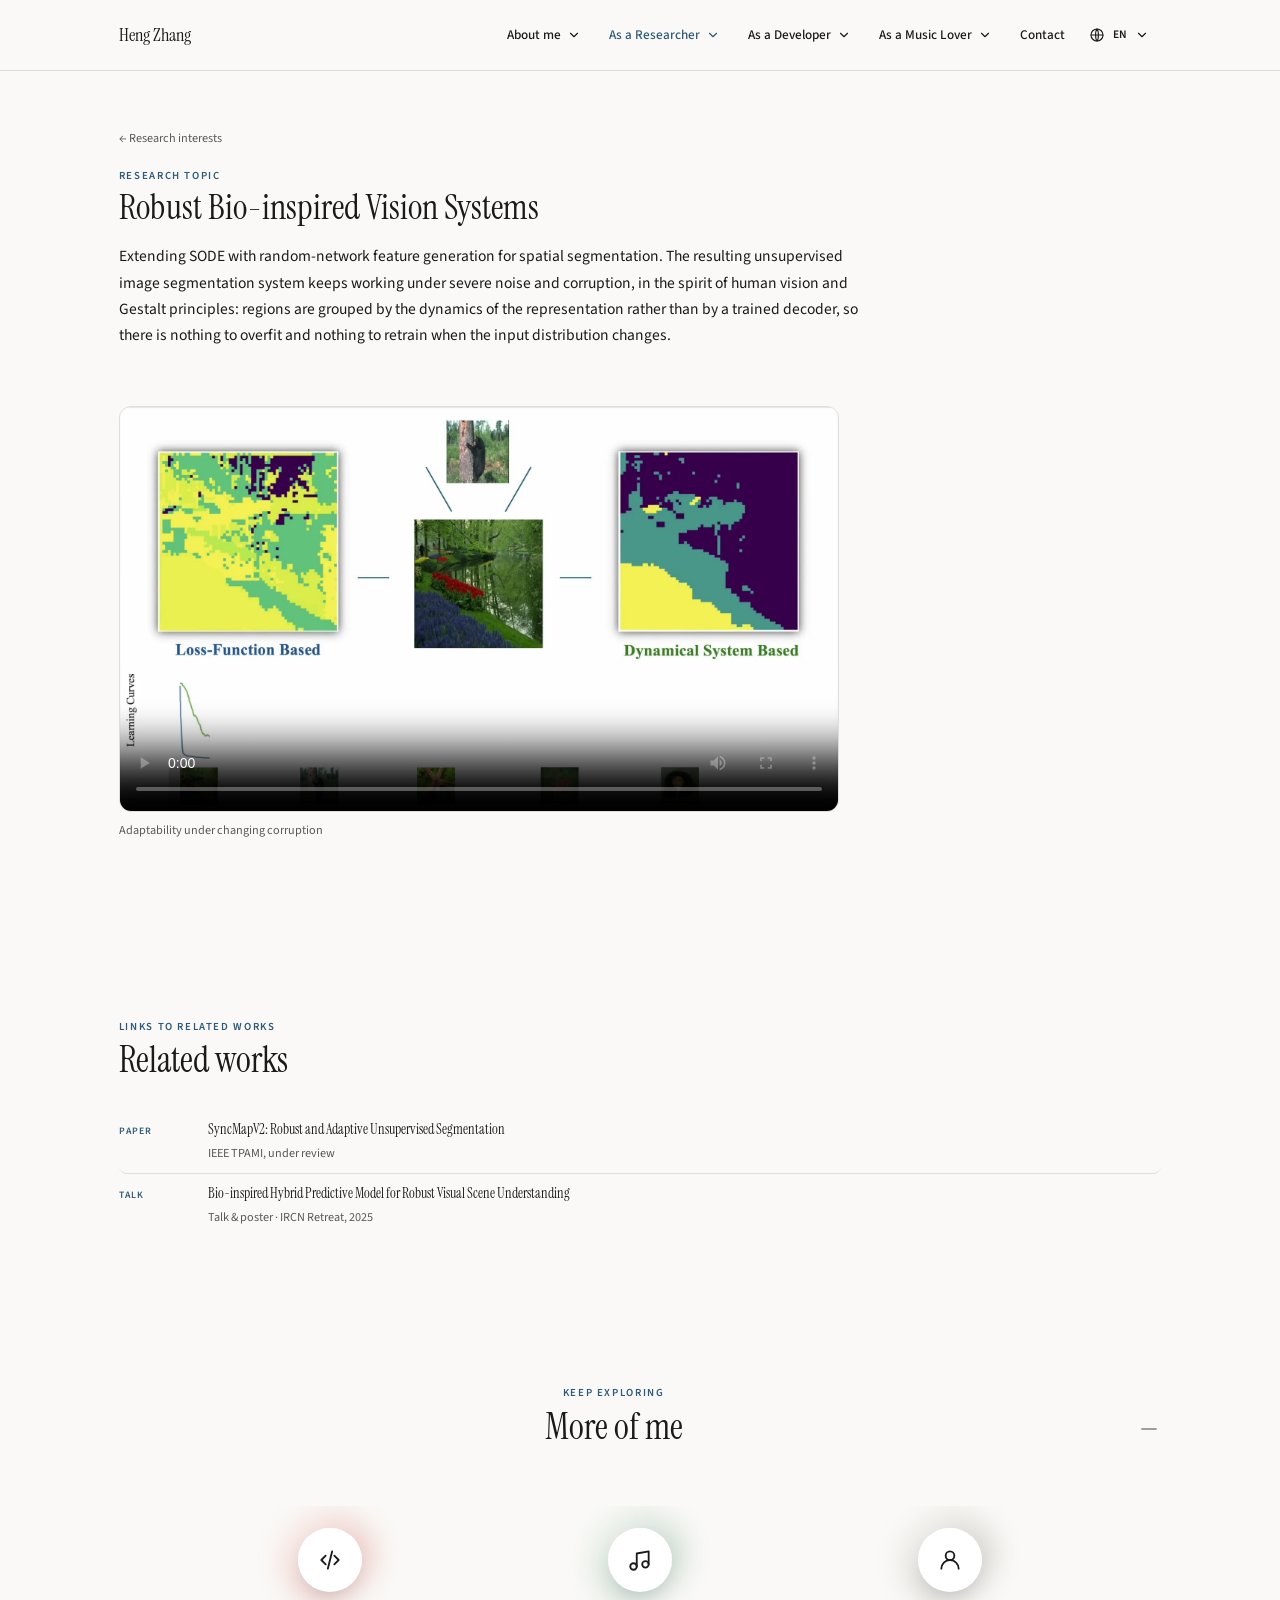
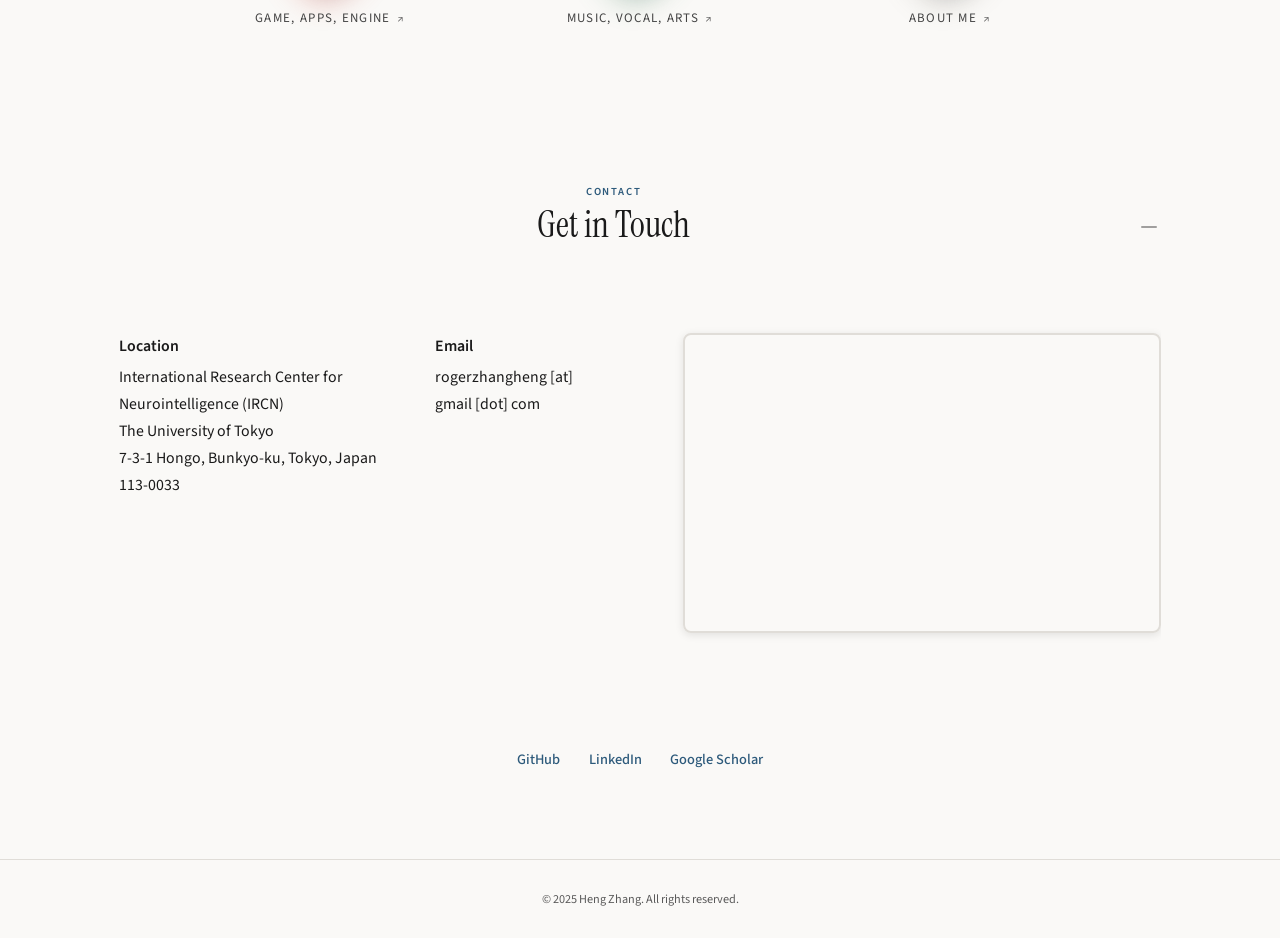
<file: topic-vision.html>
<!DOCTYPE html>
<html lang="en">

<head>
    <meta charset="UTF-8">
    <meta name="viewport" content="width=device-width, initial-scale=1.0">
    <title>Robust Bio-inspired Vision Systems | Heng Zhang</title>
    <meta name="description" content="Unsupervised image segmentation that keeps working under severe noise and corruption, grouped by dynamics rather than a trained decoder.">
    <meta name="theme-color" content="#faf9f7">
    <link rel="icon" href="assets/brand/favicon.ico" sizes="any">
    <link rel="icon" type="image/png" sizes="32x32" href="assets/brand/favicon-32.png">
    <link rel="icon" type="image/png" sizes="192x192" href="assets/brand/icon-192.png">
    <link rel="apple-touch-icon" href="assets/brand/apple-touch-icon.png">
    <link rel="canonical" href="https://roger2148.github.io/topic-vision.html">
    <meta property="og:type" content="website">
    <meta property="og:site_name" content="Heng Zhang">
    <meta property="og:title" content="Robust Bio-inspired Vision Systems | Heng Zhang">
    <meta property="og:description" content="Unsupervised image segmentation that keeps working under severe noise and corruption, grouped by dynamics rather than a trained decoder.">
    <meta property="og:url" content="https://roger2148.github.io/topic-vision.html">
    <meta property="og:image" content="https://roger2148.github.io/assets/brand/og-card.png">
    <meta property="og:image:width" content="1200">
    <meta property="og:image:height" content="630">
    <meta property="og:image:alt" content="Heng Zhang, postdoctoral researcher at IRCN, The University of Tokyo">
    <meta name="twitter:card" content="summary_large_image">
    <meta name="twitter:title" content="Robust Bio-inspired Vision Systems | Heng Zhang">
    <meta name="twitter:description" content="Unsupervised image segmentation that keeps working under severe noise and corruption, grouped by dynamics rather than a trained decoder.">
    <meta name="twitter:image" content="https://roger2148.github.io/assets/brand/og-card.png">
    <link rel="preconnect" href="https://fonts.googleapis.com">
    <link rel="preconnect" href="https://fonts.gstatic.com" crossorigin>
    <link
        href="https://fonts.googleapis.com/css2?family=Instrument+Serif:ital@0;1&family=Source+Sans+3:wght@300;400;500;600&display=swap"
        rel="stylesheet">
    <link rel="stylesheet" href="assets/site.css">
</head>

<body id="top">
    <header>
        <nav class="container">
            <a href="index.html" class="nav-logo">Heng Zhang</a>
            <div class="nav"><div class="nav__group"><a class="nav__item" href="index.html" aria-haspopup="true">About me<svg viewBox="0 0 24 24" aria-hidden="true"><path d="M6 9l6 6 6-6" fill="none" stroke="currentColor" stroke-width="2" stroke-linecap="round" stroke-linejoin="round"/></svg></a><div class="nav-menu"><ul><li><a href="index.html#top"><span class="nav-menu__num">01</span><span><span class="nav-menu__label">Hero</span><span class="nav-menu__sub">Who I am, at a glance</span></span></a></li><li><a href="index.html#about"><span class="nav-menu__num">02</span><span><span class="nav-menu__label">Background</span><span class="nav-menu__sub">Bio and skills</span></span></a></li><li><a href="index.html#experience"><span class="nav-menu__num">03</span><span><span class="nav-menu__label">Professional Experience</span><span class="nav-menu__sub">Positions held</span></span></a></li><li><a href="index.html#education"><span class="nav-menu__num">04</span><span><span class="nav-menu__label">Academic Background</span><span class="nav-menu__sub">Degrees and theses</span></span></a></li><li><a href="index.html#more"><span class="nav-menu__num">05</span><span><span class="nav-menu__label">Additional Information</span><span class="nav-menu__sub">Languages and teaching</span></span></a></li><li><a href="index.html#contact"><span class="nav-menu__num">06</span><span><span class="nav-menu__label">Get in Touch</span><span class="nav-menu__sub">Email and profiles</span></span></a></li></ul></div></div><div class="nav__group"><a class="nav__item" href="research.html" aria-haspopup="true">As a Researcher<svg viewBox="0 0 24 24" aria-hidden="true"><path d="M6 9l6 6 6-6" fill="none" stroke="currentColor" stroke-width="2" stroke-linecap="round" stroke-linejoin="round"/></svg></a><div class="nav-menu"><ul><li><a href="research.html#activities"><span class="nav-menu__num">01</span><span><span class="nav-menu__label">Activities</span><span class="nav-menu__sub">Posters and talks in pictures</span></span></a></li><li><a href="research.html#research"><span class="nav-menu__num">02</span><span><span class="nav-menu__label">Research Interests</span><span class="nav-menu__sub">Current directions</span></span></a></li><li><a href="research.html#publications"><span class="nav-menu__num">03</span><span><span class="nav-menu__label">Selected Works</span><span class="nav-menu__sub">Papers by category</span></span></a></li><li><a href="research.html#presentations"><span class="nav-menu__num">04</span><span><span class="nav-menu__label">Presentations</span><span class="nav-menu__sub">Talks and posters</span></span></a></li><li><a href="research.html#funding"><span class="nav-menu__num">05</span><span><span class="nav-menu__label">Funding</span><span class="nav-menu__sub">Grants and awards</span></span></a></li></ul></div></div><div class="nav__group"><a class="nav__item" href="developer.html" aria-haspopup="true">As a Developer<svg viewBox="0 0 24 24" aria-hidden="true"><path d="M6 9l6 6 6-6" fill="none" stroke="currentColor" stroke-width="2" stroke-linecap="round" stroke-linejoin="round"/></svg></a><div class="nav-menu"><ul><li><a href="developer.html#olden-flames"><span class="nav-menu__num">01</span><span><span class="nav-menu__label">Olden Flames</span><span class="nav-menu__sub">Open-world action game · MiraiX</span></span></a></li><li><a href="developer.html#syncmapv2"><span class="nav-menu__num">02</span><span><span class="nav-menu__label">SyncMapV2 in Unreal Engine</span><span class="nav-menu__sub">A paper as a walkable 3D scene</span></span></a></li><li><a href="developer.html#japanese-teacher"><span class="nav-menu__num">03</span><span><span class="nav-menu__label">Japanese Speaking Teacher</span><span class="nav-menu__sub">Local AI speaking practice</span></span></a></li></ul></div></div><div class="nav__group"><a class="nav__item" href="music.html" aria-haspopup="true">As a Music Lover<svg viewBox="0 0 24 24" aria-hidden="true"><path d="M6 9l6 6 6-6" fill="none" stroke="currentColor" stroke-width="2" stroke-linecap="round" stroke-linejoin="round"/></svg></a><div class="nav-menu"><ul><li><a href="music.html#music"><span class="nav-menu__num">01</span><span><span class="nav-menu__label">Piano & voice</span><span class="nav-menu__sub">Fujii Kaze covers, now playing</span></span></a></li><li><a href="music.html#covers"><span class="nav-menu__num">02</span><span><span class="nav-menu__label">The playlist</span><span class="nav-menu__sub">All 17 covers on Bilibili</span></span></a></li><li><a href="music.html#artists"><span class="nav-menu__num">03</span><span><span class="nav-menu__label">Favorite artists</span><span class="nav-menu__sub">Who I keep coming back to</span></span></a></li></ul></div></div><a class="nav__item" href="#contact">Contact</a></div>
            <div class="nav-right"><div class="nav__group nav-lang"><button class="nav__item nav__item--menu nav-lang__btn" type="button" aria-haspopup="true" aria-expanded="false" title="Language"><svg class="nav-lang__globe" viewBox="0 0 24 24" aria-hidden="true"><circle cx="12" cy="12" r="9" fill="none" stroke="currentColor" stroke-width="1.7"/><path d="M3 12h18M12 3c2.8 3 2.8 15 0 18M12 3c-2.8 3-2.8 15 0 18" fill="none" stroke="currentColor" stroke-width="1.7" stroke-linecap="round"/></svg><span class="nav-lang__code">EN</span><svg viewBox="0 0 24 24" aria-hidden="true"><path d="M6 9l6 6 6-6" fill="none" stroke="currentColor" stroke-width="2" stroke-linecap="round" stroke-linejoin="round"/></svg></button><div class="nav-menu nav-menu--lang nav-menu--right"><ul><li><a href="#" data-lang="en" role="menuitemradio" aria-checked="true"><span class="nav-menu__label">English</span><span class="nav-lang__check" aria-hidden="true">✓</span></a></li><li><a href="#" data-lang="zh-Hans" role="menuitemradio" aria-checked="false"><span class="nav-menu__label">中文（简体）</span><span class="nav-lang__check" aria-hidden="true">✓</span></a></li><li><a href="#" data-lang="zh-Hant" role="menuitemradio" aria-checked="false"><span class="nav-menu__label">中文（繁體）</span><span class="nav-lang__check" aria-hidden="true">✓</span></a></li><li><a href="#" data-lang="ja" role="menuitemradio" aria-checked="false"><span class="nav-menu__label">日本語</span><span class="nav-lang__check" aria-hidden="true">✓</span></a></li></ul></div></div><div class="nav-toggle" onclick="toggleMenu()">
                <span></span>
                <span></span>
                <span></span>
            </div></div>
        </nav>
        <div class="nav-mobile"><div class="nav-mobile__group"><a class="nav-mobile__title" href="index.html">About me</a><a href="index.html#top" onclick="toggleMenu()">Hero</a><a href="index.html#about" onclick="toggleMenu()">Background</a><a href="index.html#experience" onclick="toggleMenu()">Professional Experience</a><a href="index.html#education" onclick="toggleMenu()">Academic Background</a><a href="index.html#more" onclick="toggleMenu()">Additional Information</a><a href="index.html#contact" onclick="toggleMenu()">Get in Touch</a></div><div class="nav-mobile__group"><a class="nav-mobile__title" href="research.html">As a Researcher</a><a href="research.html#activities" onclick="toggleMenu()">Activities</a><a href="research.html#research" onclick="toggleMenu()">Research Interests</a><a href="research.html#publications" onclick="toggleMenu()">Selected Works</a><a href="research.html#presentations" onclick="toggleMenu()">Presentations</a><a href="research.html#funding" onclick="toggleMenu()">Funding</a></div><div class="nav-mobile__group"><a class="nav-mobile__title" href="developer.html">As a Developer</a><a href="developer.html#olden-flames" onclick="toggleMenu()">Olden Flames</a><a href="developer.html#syncmapv2" onclick="toggleMenu()">SyncMapV2 in Unreal Engine</a><a href="developer.html#japanese-teacher" onclick="toggleMenu()">Japanese Speaking Teacher</a></div><div class="nav-mobile__group"><a class="nav-mobile__title" href="music.html">As a Music Lover</a><a href="music.html#music" onclick="toggleMenu()">Piano & voice</a><a href="music.html#covers" onclick="toggleMenu()">The playlist</a><a href="music.html#artists" onclick="toggleMenu()">Favorite artists</a></div><div class="nav-mobile__group"><a class="nav-mobile__title" href="#contact" onclick="toggleMenu()">Contact</a></div></div>
    </header>

    <section id="topic" class="first-section" data-static>
        <div class="container">
            <a class="topic-back" href="research.html#research">&larr; Research interests</a>
            <span class="section-label">Research topic</span>
            <h1>Robust Bio-inspired Vision Systems</h1>
            <p class="topic-para">Extending SODE with random-network feature generation for spatial segmentation. The resulting unsupervised image segmentation system keeps working under severe noise and corruption, in the spirit of human vision and Gestalt principles: regions are grouped by the dynamics of the representation rather than by a trained decoder, so there is nothing to overfit and nothing to retrain when the input distribution changes.</p>
            <div class="topic-media topic-media--single">
                <figure class="topic-media__item">
                    <video controls preload="metadata" playsinline poster="assets/video/syncmapv2_adaptability.jpg"><source src="assets/video/syncmapv2_adaptability.mp4" type="video/mp4"></video>
                    <figcaption>Adaptability under changing corruption</figcaption>
                </figure>
            </div>
        </div>
    </section>

    <section id="related" data-static>
        <div class="container">
            <span class="section-label">Links to related works</span>
            <h2>Related works</h2>
            <div class="pres-list">
                <a class="pres-item topic-work" href="research.html#publications">
                    <span class="pres-badge">Paper</span>
                    <p class="pres-title">SyncMapV2: Robust and Adaptive Unsupervised Segmentation</p>
                    <p class="pres-meta">IEEE TPAMI, under review</p>
                </a>
                <a class="pres-item topic-work" href="research.html#presentations">
                    <span class="pres-badge">Talk</span>
                    <p class="pres-title">Bio-inspired Hybrid Predictive Model for Robust Visual Scene Understanding</p>
                    <p class="pres-meta">Talk & poster · IRCN Retreat, 2025</p>
                </a>
            </div>
        </div>
    </section>

    <section id="explore" class="explore">
        <div class="container">
            <span class="section-label">Keep exploring</span>
            <h2>More of me</h2>
            <div class="hero-paths explore__paths">
                <a class="hero-path hero-path--warm" href="developer.html">
                    <span class="hero-path__icon"><svg viewBox="0 0 24 24" aria-hidden="true"><path d="m8 8-4 4 4 4M16 8l4 4-4 4M14 4l-4 16" fill="none" stroke="currentColor" stroke-width="1.7" stroke-linecap="round" stroke-linejoin="round"/></svg></span>
                    <span class="hero-path__label">Game, Apps, Engine</span>
                </a>
                <a class="hero-path hero-path--green" href="music.html">
                    <span class="hero-path__icon"><svg viewBox="0 0 24 24" aria-hidden="true"><path d="M9 18V6l11-2v12" fill="none" stroke="currentColor" stroke-width="1.7" stroke-linecap="round" stroke-linejoin="round"/><circle cx="6" cy="18" r="3" fill="none" stroke="currentColor" stroke-width="1.7"/><circle cx="17" cy="16" r="3" fill="none" stroke="currentColor" stroke-width="1.7"/></svg></span>
                    <span class="hero-path__label">Music, Vocal, Arts</span>
                </a>
                <a class="hero-path hero-path--grey" href="index.html">
                    <span class="hero-path__icon"><svg viewBox="0 0 24 24" aria-hidden="true"><circle cx="12" cy="8" r="4" fill="none" stroke="currentColor" stroke-width="1.7"/><path d="M4 20a8 8 0 0 1 16 0" fill="none" stroke="currentColor" stroke-width="1.7" stroke-linecap="round"/></svg></span>
                    <span class="hero-path__label">About me</span>
                </a>
            </div>
        </div>
    </section>

    <section id="contact" class="contact">
        <div class="container">
            <span class="section-label">Contact</span>
            <h2>Get in Touch</h2>
            <div class="contact-content">
                <div class="contact-info">
                    <div class="contact-item">
                        <span class="contact-item-label">Location</span>
                        International Research Center for Neurointelligence (IRCN)<br>
                        The University of Tokyo<br>
                        7-3-1 Hongo, Bunkyo-ku, Tokyo, Japan 113-0033
                    </div>
                    <div class="contact-item">
                        <span class="contact-item-label">Email</span>
                        rogerzhangheng [at] gmail [dot] com
                    </div>
                    <!--                    <div class="contact-item">-->
                    <!--                        <span class="contact-item-label">Phone</span>-->
                    <!--                        (+81)090-2341-7951-->
                    <!--                    </div>-->
                </div>
                <div class="map-container">
                    <!--                    <iframe-->
                    <!--                        src="https://www.google.com/maps/embed?pb=!1m18!1m12!1m3!1d3239.9282167891844!2d139.76183207589758!3d35.70996247257882!2m3!1f0!2f0!3f0!3m2!1i1024!2i768!4f13.1!3m3!1m2!1s0x60188c2ffa206ea3%3A0x30e407498313ba95!2sUniversity%20of%20Tokyo!5e0!3m2!1sen!2sjp!4v1705000000000!5m2!1sen!2sjp"-->
                    <!--                        allowfullscreen=""-->
                    <!--                        loading="lazy"-->
                    <!--                        referrerpolicy="no-referrer-when-downgrade">-->
                    <!--                    </iframe>-->
                    <iframe
                        src="https://www.google.com/maps/embed?pb=!1m18!1m12!1m3!1d3239.670348133987!2d139.75920227649402!3d35.709728972577935!2m3!1f0!2f0!3f0!3m2!1i1024!2i768!4f13.1!3m3!1m2!1s0x60188c3ad96a6241%3A0x34fe6ab8a94a4aba!2sIRCN!5e0!3m2!1sen!2sjp!4v1768922743233!5m2!1sen!2sjp"
                        width="300" height="300" style="border:0;" allowfullscreen="" loading="lazy"
                        referrerpolicy="no-referrer-when-downgrade">
                    </iframe>
                </div>
                <div class="contact-socials">
                    <a href="https://github.com/Roger2148" target="_blank">GitHub</a>
                    <a href="https://linkedin.com/in/heng-zhang-9a348725a" target="_blank">LinkedIn</a>
                    <a href="https://scholar.google.com/citations?hl=en&authuser=1&user=qfpzRS0AAAAJ"
                        target="_blank">Google Scholar</a>
                </div>
            </div>
        </div>
    </section>

    <!-- Footer -->
    <footer>
        <div class="container">
            <p>© 2025 Heng Zhang. All rights reserved.</p>
        </div>
    </footer>
    <script src="assets/site.js"></script>
    <script src="assets/lang.js"></script>
</body>

</html>
</file>
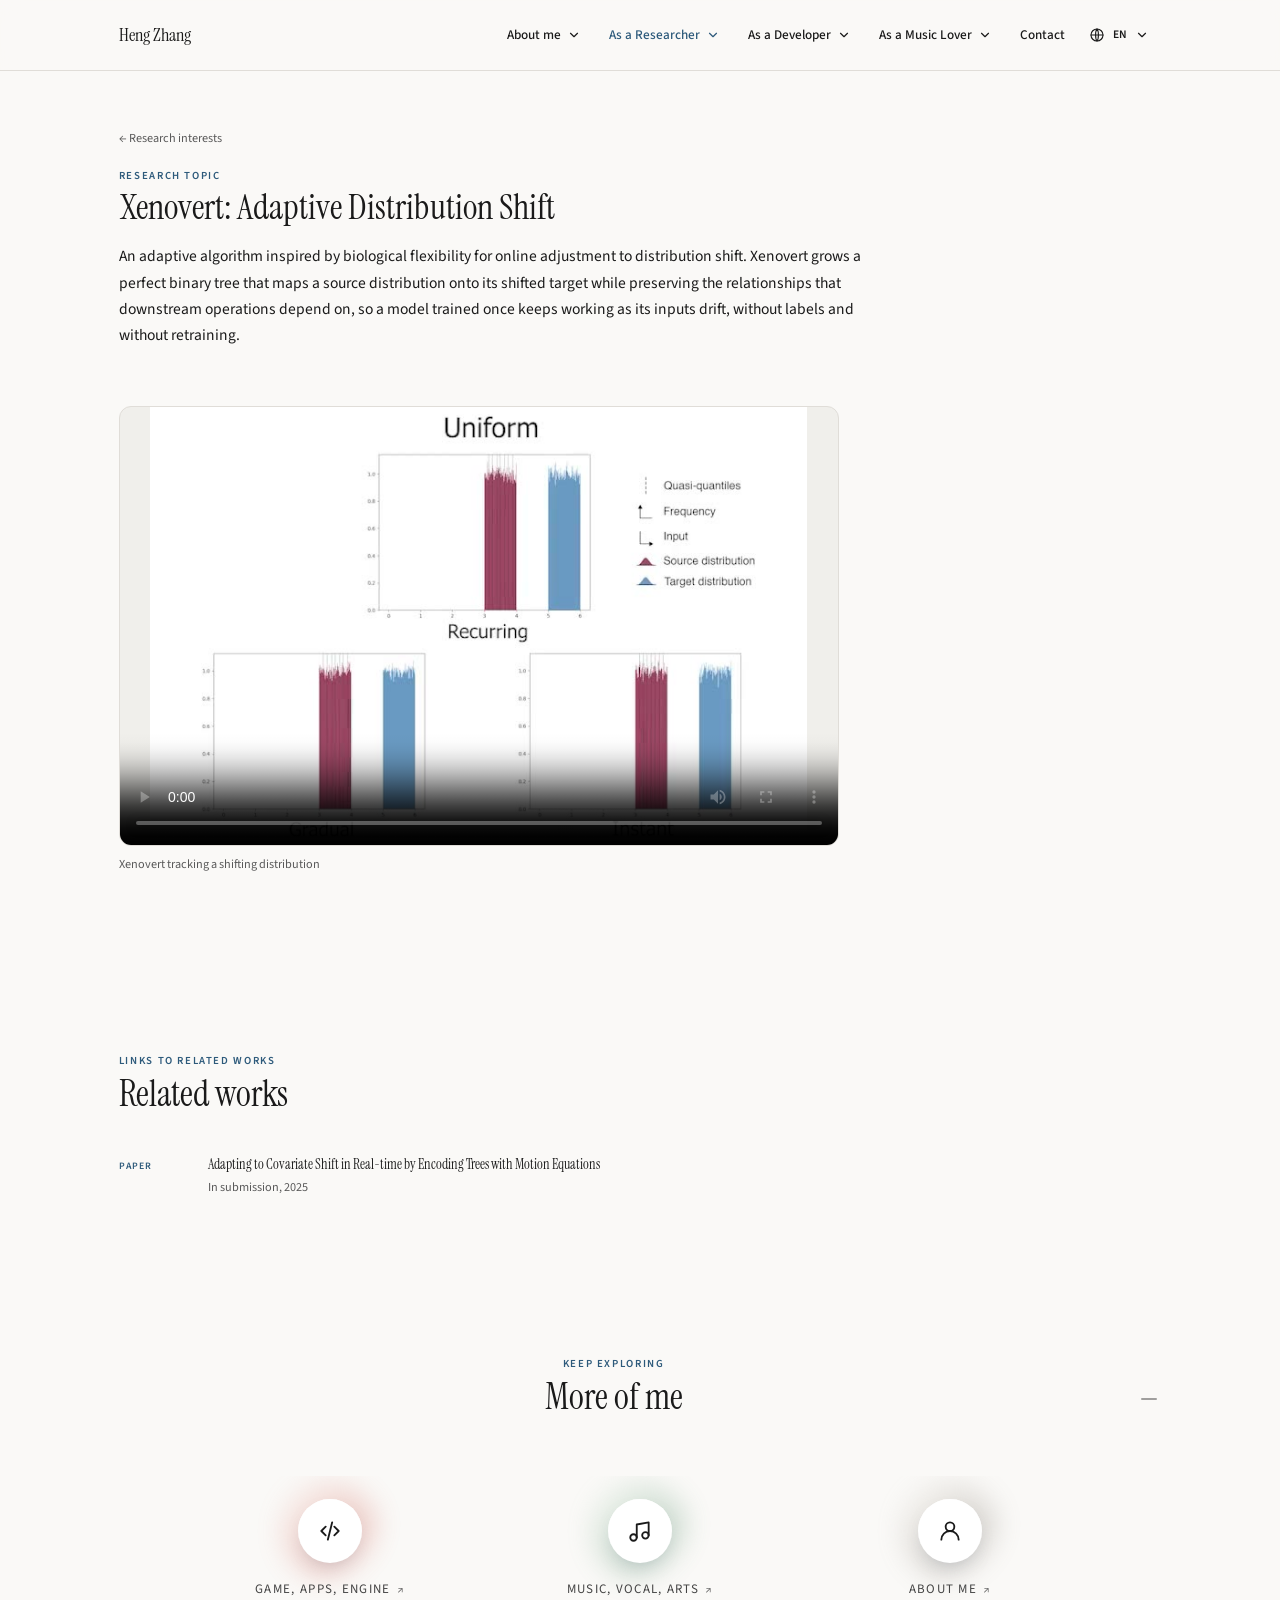
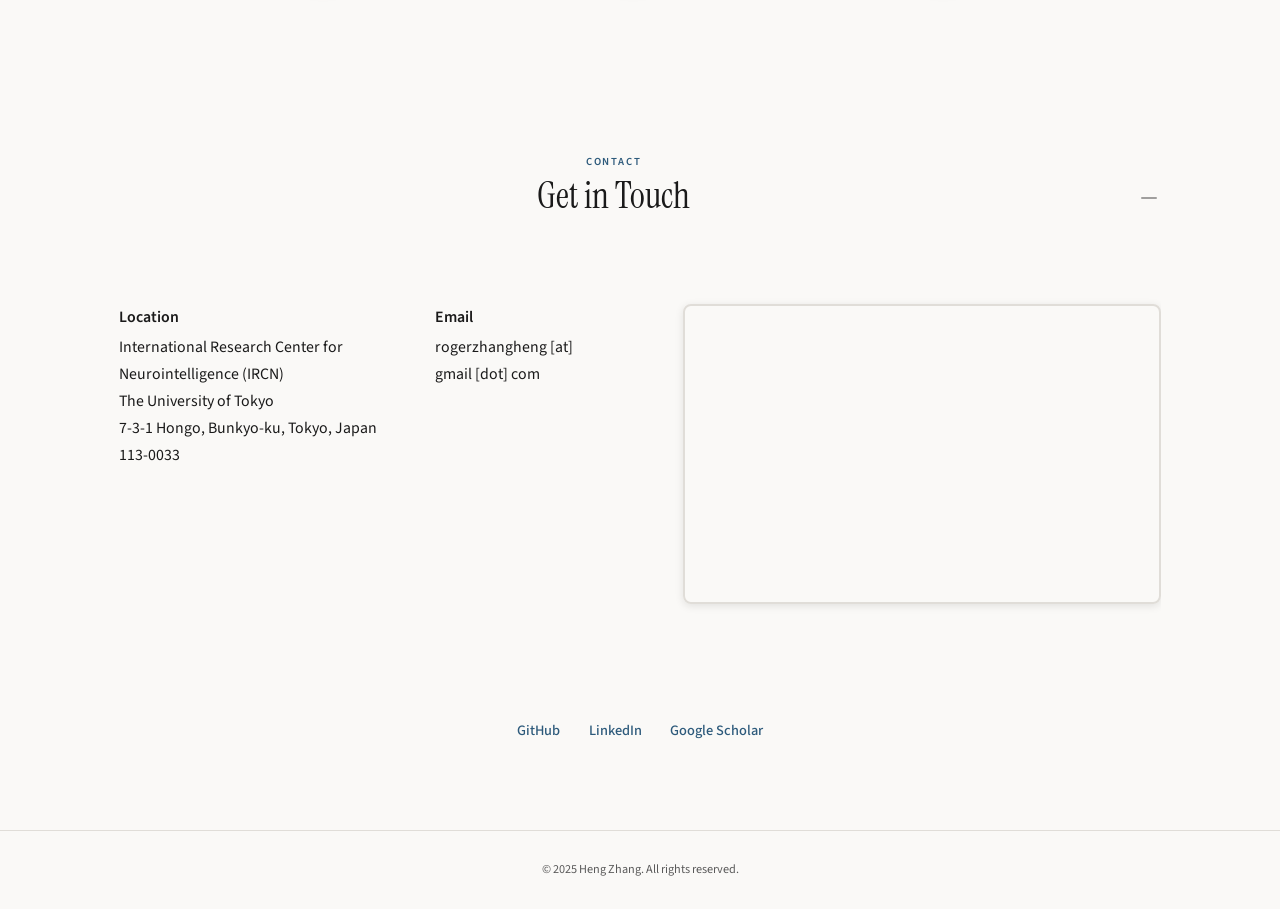
<file: topic-xenovert.html>
<!DOCTYPE html>
<html lang="en">

<head>
    <meta charset="UTF-8">
    <meta name="viewport" content="width=device-width, initial-scale=1.0">
    <title>Xenovert: Adaptive Distribution Shift | Heng Zhang</title>
    <meta name="description" content="An adaptive algorithm that maps a source distribution onto its shifted target in real time, so a model trained once keeps working as its inputs drift.">
    <meta name="theme-color" content="#faf9f7">
    <link rel="icon" href="assets/brand/favicon.ico" sizes="any">
    <link rel="icon" type="image/png" sizes="32x32" href="assets/brand/favicon-32.png">
    <link rel="icon" type="image/png" sizes="192x192" href="assets/brand/icon-192.png">
    <link rel="apple-touch-icon" href="assets/brand/apple-touch-icon.png">
    <link rel="canonical" href="https://roger2148.github.io/topic-xenovert.html">
    <meta property="og:type" content="website">
    <meta property="og:site_name" content="Heng Zhang">
    <meta property="og:title" content="Xenovert: Adaptive Distribution Shift | Heng Zhang">
    <meta property="og:description" content="An adaptive algorithm that maps a source distribution onto its shifted target in real time, so a model trained once keeps working as its inputs drift.">
    <meta property="og:url" content="https://roger2148.github.io/topic-xenovert.html">
    <meta property="og:image" content="https://roger2148.github.io/assets/brand/og-card.png">
    <meta property="og:image:width" content="1200">
    <meta property="og:image:height" content="630">
    <meta property="og:image:alt" content="Heng Zhang, postdoctoral researcher at IRCN, The University of Tokyo">
    <meta name="twitter:card" content="summary_large_image">
    <meta name="twitter:title" content="Xenovert: Adaptive Distribution Shift | Heng Zhang">
    <meta name="twitter:description" content="An adaptive algorithm that maps a source distribution onto its shifted target in real time, so a model trained once keeps working as its inputs drift.">
    <meta name="twitter:image" content="https://roger2148.github.io/assets/brand/og-card.png">
    <link rel="preconnect" href="https://fonts.googleapis.com">
    <link rel="preconnect" href="https://fonts.gstatic.com" crossorigin>
    <link
        href="https://fonts.googleapis.com/css2?family=Instrument+Serif:ital@0;1&family=Source+Sans+3:wght@300;400;500;600&display=swap"
        rel="stylesheet">
    <link rel="stylesheet" href="assets/site.css">
</head>

<body id="top">
    <header>
        <nav class="container">
            <a href="index.html" class="nav-logo">Heng Zhang</a>
            <div class="nav"><div class="nav__group"><a class="nav__item" href="index.html" aria-haspopup="true">About me<svg viewBox="0 0 24 24" aria-hidden="true"><path d="M6 9l6 6 6-6" fill="none" stroke="currentColor" stroke-width="2" stroke-linecap="round" stroke-linejoin="round"/></svg></a><div class="nav-menu"><ul><li><a href="index.html#top"><span class="nav-menu__num">01</span><span><span class="nav-menu__label">Hero</span><span class="nav-menu__sub">Who I am, at a glance</span></span></a></li><li><a href="index.html#about"><span class="nav-menu__num">02</span><span><span class="nav-menu__label">Background</span><span class="nav-menu__sub">Bio and skills</span></span></a></li><li><a href="index.html#experience"><span class="nav-menu__num">03</span><span><span class="nav-menu__label">Professional Experience</span><span class="nav-menu__sub">Positions held</span></span></a></li><li><a href="index.html#education"><span class="nav-menu__num">04</span><span><span class="nav-menu__label">Academic Background</span><span class="nav-menu__sub">Degrees and theses</span></span></a></li><li><a href="index.html#more"><span class="nav-menu__num">05</span><span><span class="nav-menu__label">Additional Information</span><span class="nav-menu__sub">Languages and teaching</span></span></a></li><li><a href="index.html#contact"><span class="nav-menu__num">06</span><span><span class="nav-menu__label">Get in Touch</span><span class="nav-menu__sub">Email and profiles</span></span></a></li></ul></div></div><div class="nav__group"><a class="nav__item" href="research.html" aria-haspopup="true">As a Researcher<svg viewBox="0 0 24 24" aria-hidden="true"><path d="M6 9l6 6 6-6" fill="none" stroke="currentColor" stroke-width="2" stroke-linecap="round" stroke-linejoin="round"/></svg></a><div class="nav-menu"><ul><li><a href="research.html#activities"><span class="nav-menu__num">01</span><span><span class="nav-menu__label">Activities</span><span class="nav-menu__sub">Posters and talks in pictures</span></span></a></li><li><a href="research.html#research"><span class="nav-menu__num">02</span><span><span class="nav-menu__label">Research Interests</span><span class="nav-menu__sub">Current directions</span></span></a></li><li><a href="research.html#publications"><span class="nav-menu__num">03</span><span><span class="nav-menu__label">Selected Works</span><span class="nav-menu__sub">Papers by category</span></span></a></li><li><a href="research.html#presentations"><span class="nav-menu__num">04</span><span><span class="nav-menu__label">Presentations</span><span class="nav-menu__sub">Talks and posters</span></span></a></li><li><a href="research.html#funding"><span class="nav-menu__num">05</span><span><span class="nav-menu__label">Funding</span><span class="nav-menu__sub">Grants and awards</span></span></a></li></ul></div></div><div class="nav__group"><a class="nav__item" href="developer.html" aria-haspopup="true">As a Developer<svg viewBox="0 0 24 24" aria-hidden="true"><path d="M6 9l6 6 6-6" fill="none" stroke="currentColor" stroke-width="2" stroke-linecap="round" stroke-linejoin="round"/></svg></a><div class="nav-menu"><ul><li><a href="developer.html#olden-flames"><span class="nav-menu__num">01</span><span><span class="nav-menu__label">Olden Flames</span><span class="nav-menu__sub">Open-world action game · MiraiX</span></span></a></li><li><a href="developer.html#syncmapv2"><span class="nav-menu__num">02</span><span><span class="nav-menu__label">SyncMapV2 in Unreal Engine</span><span class="nav-menu__sub">A paper as a walkable 3D scene</span></span></a></li><li><a href="developer.html#japanese-teacher"><span class="nav-menu__num">03</span><span><span class="nav-menu__label">Japanese Speaking Teacher</span><span class="nav-menu__sub">Local AI speaking practice</span></span></a></li></ul></div></div><div class="nav__group"><a class="nav__item" href="music.html" aria-haspopup="true">As a Music Lover<svg viewBox="0 0 24 24" aria-hidden="true"><path d="M6 9l6 6 6-6" fill="none" stroke="currentColor" stroke-width="2" stroke-linecap="round" stroke-linejoin="round"/></svg></a><div class="nav-menu"><ul><li><a href="music.html#music"><span class="nav-menu__num">01</span><span><span class="nav-menu__label">Piano & voice</span><span class="nav-menu__sub">Fujii Kaze covers, now playing</span></span></a></li><li><a href="music.html#covers"><span class="nav-menu__num">02</span><span><span class="nav-menu__label">The playlist</span><span class="nav-menu__sub">All 17 covers on Bilibili</span></span></a></li><li><a href="music.html#artists"><span class="nav-menu__num">03</span><span><span class="nav-menu__label">Favorite artists</span><span class="nav-menu__sub">Who I keep coming back to</span></span></a></li></ul></div></div><a class="nav__item" href="#contact">Contact</a></div>
            <div class="nav-right"><div class="nav__group nav-lang"><button class="nav__item nav__item--menu nav-lang__btn" type="button" aria-haspopup="true" aria-expanded="false" title="Language"><svg class="nav-lang__globe" viewBox="0 0 24 24" aria-hidden="true"><circle cx="12" cy="12" r="9" fill="none" stroke="currentColor" stroke-width="1.7"/><path d="M3 12h18M12 3c2.8 3 2.8 15 0 18M12 3c-2.8 3-2.8 15 0 18" fill="none" stroke="currentColor" stroke-width="1.7" stroke-linecap="round"/></svg><span class="nav-lang__code">EN</span><svg viewBox="0 0 24 24" aria-hidden="true"><path d="M6 9l6 6 6-6" fill="none" stroke="currentColor" stroke-width="2" stroke-linecap="round" stroke-linejoin="round"/></svg></button><div class="nav-menu nav-menu--lang nav-menu--right"><ul><li><a href="#" data-lang="en" role="menuitemradio" aria-checked="true"><span class="nav-menu__label">English</span><span class="nav-lang__check" aria-hidden="true">✓</span></a></li><li><a href="#" data-lang="zh-Hans" role="menuitemradio" aria-checked="false"><span class="nav-menu__label">中文（简体）</span><span class="nav-lang__check" aria-hidden="true">✓</span></a></li><li><a href="#" data-lang="zh-Hant" role="menuitemradio" aria-checked="false"><span class="nav-menu__label">中文（繁體）</span><span class="nav-lang__check" aria-hidden="true">✓</span></a></li><li><a href="#" data-lang="ja" role="menuitemradio" aria-checked="false"><span class="nav-menu__label">日本語</span><span class="nav-lang__check" aria-hidden="true">✓</span></a></li></ul></div></div><div class="nav-toggle" onclick="toggleMenu()">
                <span></span>
                <span></span>
                <span></span>
            </div></div>
        </nav>
        <div class="nav-mobile"><div class="nav-mobile__group"><a class="nav-mobile__title" href="index.html">About me</a><a href="index.html#top" onclick="toggleMenu()">Hero</a><a href="index.html#about" onclick="toggleMenu()">Background</a><a href="index.html#experience" onclick="toggleMenu()">Professional Experience</a><a href="index.html#education" onclick="toggleMenu()">Academic Background</a><a href="index.html#more" onclick="toggleMenu()">Additional Information</a><a href="index.html#contact" onclick="toggleMenu()">Get in Touch</a></div><div class="nav-mobile__group"><a class="nav-mobile__title" href="research.html">As a Researcher</a><a href="research.html#activities" onclick="toggleMenu()">Activities</a><a href="research.html#research" onclick="toggleMenu()">Research Interests</a><a href="research.html#publications" onclick="toggleMenu()">Selected Works</a><a href="research.html#presentations" onclick="toggleMenu()">Presentations</a><a href="research.html#funding" onclick="toggleMenu()">Funding</a></div><div class="nav-mobile__group"><a class="nav-mobile__title" href="developer.html">As a Developer</a><a href="developer.html#olden-flames" onclick="toggleMenu()">Olden Flames</a><a href="developer.html#syncmapv2" onclick="toggleMenu()">SyncMapV2 in Unreal Engine</a><a href="developer.html#japanese-teacher" onclick="toggleMenu()">Japanese Speaking Teacher</a></div><div class="nav-mobile__group"><a class="nav-mobile__title" href="music.html">As a Music Lover</a><a href="music.html#music" onclick="toggleMenu()">Piano & voice</a><a href="music.html#covers" onclick="toggleMenu()">The playlist</a><a href="music.html#artists" onclick="toggleMenu()">Favorite artists</a></div><div class="nav-mobile__group"><a class="nav-mobile__title" href="#contact" onclick="toggleMenu()">Contact</a></div></div>
    </header>

    <section id="topic" class="first-section" data-static>
        <div class="container">
            <a class="topic-back" href="research.html#research">&larr; Research interests</a>
            <span class="section-label">Research topic</span>
            <h1>Xenovert: Adaptive Distribution Shift</h1>
            <p class="topic-para">An adaptive algorithm inspired by biological flexibility for online adjustment to distribution shift. Xenovert grows a perfect binary tree that maps a source distribution onto its shifted target while preserving the relationships that downstream operations depend on, so a model trained once keeps working as its inputs drift, without labels and without retraining.</p>
            <div class="topic-media topic-media--single">
                <figure class="topic-media__item">
                    <video controls preload="metadata" playsinline poster="assets/video/xenovert.jpg"><source src="assets/video/xenovert.mp4" type="video/mp4"></video>
                    <figcaption>Xenovert tracking a shifting distribution</figcaption>
                </figure>
            </div>
        </div>
    </section>

    <section id="related" data-static>
        <div class="container">
            <span class="section-label">Links to related works</span>
            <h2>Related works</h2>
            <div class="pres-list">
                <a class="pres-item topic-work" href="research.html#publications">
                    <span class="pres-badge">Paper</span>
                    <p class="pres-title">Adapting to Covariate Shift in Real-time by Encoding Trees with Motion Equations</p>
                    <p class="pres-meta">In submission, 2025</p>
                </a>
            </div>
        </div>
    </section>

    <section id="explore" class="explore">
        <div class="container">
            <span class="section-label">Keep exploring</span>
            <h2>More of me</h2>
            <div class="hero-paths explore__paths">
                <a class="hero-path hero-path--warm" href="developer.html">
                    <span class="hero-path__icon"><svg viewBox="0 0 24 24" aria-hidden="true"><path d="m8 8-4 4 4 4M16 8l4 4-4 4M14 4l-4 16" fill="none" stroke="currentColor" stroke-width="1.7" stroke-linecap="round" stroke-linejoin="round"/></svg></span>
                    <span class="hero-path__label">Game, Apps, Engine</span>
                </a>
                <a class="hero-path hero-path--green" href="music.html">
                    <span class="hero-path__icon"><svg viewBox="0 0 24 24" aria-hidden="true"><path d="M9 18V6l11-2v12" fill="none" stroke="currentColor" stroke-width="1.7" stroke-linecap="round" stroke-linejoin="round"/><circle cx="6" cy="18" r="3" fill="none" stroke="currentColor" stroke-width="1.7"/><circle cx="17" cy="16" r="3" fill="none" stroke="currentColor" stroke-width="1.7"/></svg></span>
                    <span class="hero-path__label">Music, Vocal, Arts</span>
                </a>
                <a class="hero-path hero-path--grey" href="index.html">
                    <span class="hero-path__icon"><svg viewBox="0 0 24 24" aria-hidden="true"><circle cx="12" cy="8" r="4" fill="none" stroke="currentColor" stroke-width="1.7"/><path d="M4 20a8 8 0 0 1 16 0" fill="none" stroke="currentColor" stroke-width="1.7" stroke-linecap="round"/></svg></span>
                    <span class="hero-path__label">About me</span>
                </a>
            </div>
        </div>
    </section>

    <section id="contact" class="contact">
        <div class="container">
            <span class="section-label">Contact</span>
            <h2>Get in Touch</h2>
            <div class="contact-content">
                <div class="contact-info">
                    <div class="contact-item">
                        <span class="contact-item-label">Location</span>
                        International Research Center for Neurointelligence (IRCN)<br>
                        The University of Tokyo<br>
                        7-3-1 Hongo, Bunkyo-ku, Tokyo, Japan 113-0033
                    </div>
                    <div class="contact-item">
                        <span class="contact-item-label">Email</span>
                        rogerzhangheng [at] gmail [dot] com
                    </div>
                    <!--                    <div class="contact-item">-->
                    <!--                        <span class="contact-item-label">Phone</span>-->
                    <!--                        (+81)090-2341-7951-->
                    <!--                    </div>-->
                </div>
                <div class="map-container">
                    <!--                    <iframe-->
                    <!--                        src="https://www.google.com/maps/embed?pb=!1m18!1m12!1m3!1d3239.9282167891844!2d139.76183207589758!3d35.70996247257882!2m3!1f0!2f0!3f0!3m2!1i1024!2i768!4f13.1!3m3!1m2!1s0x60188c2ffa206ea3%3A0x30e407498313ba95!2sUniversity%20of%20Tokyo!5e0!3m2!1sen!2sjp!4v1705000000000!5m2!1sen!2sjp"-->
                    <!--                        allowfullscreen=""-->
                    <!--                        loading="lazy"-->
                    <!--                        referrerpolicy="no-referrer-when-downgrade">-->
                    <!--                    </iframe>-->
                    <iframe
                        src="https://www.google.com/maps/embed?pb=!1m18!1m12!1m3!1d3239.670348133987!2d139.75920227649402!3d35.709728972577935!2m3!1f0!2f0!3f0!3m2!1i1024!2i768!4f13.1!3m3!1m2!1s0x60188c3ad96a6241%3A0x34fe6ab8a94a4aba!2sIRCN!5e0!3m2!1sen!2sjp!4v1768922743233!5m2!1sen!2sjp"
                        width="300" height="300" style="border:0;" allowfullscreen="" loading="lazy"
                        referrerpolicy="no-referrer-when-downgrade">
                    </iframe>
                </div>
                <div class="contact-socials">
                    <a href="https://github.com/Roger2148" target="_blank">GitHub</a>
                    <a href="https://linkedin.com/in/heng-zhang-9a348725a" target="_blank">LinkedIn</a>
                    <a href="https://scholar.google.com/citations?hl=en&authuser=1&user=qfpzRS0AAAAJ"
                        target="_blank">Google Scholar</a>
                </div>
            </div>
        </div>
    </section>

    <!-- Footer -->
    <footer>
        <div class="container">
            <p>© 2025 Heng Zhang. All rights reserved.</p>
        </div>
    </footer>
    <script src="assets/site.js"></script>
    <script src="assets/lang.js"></script>
</body>

</html>
</file>
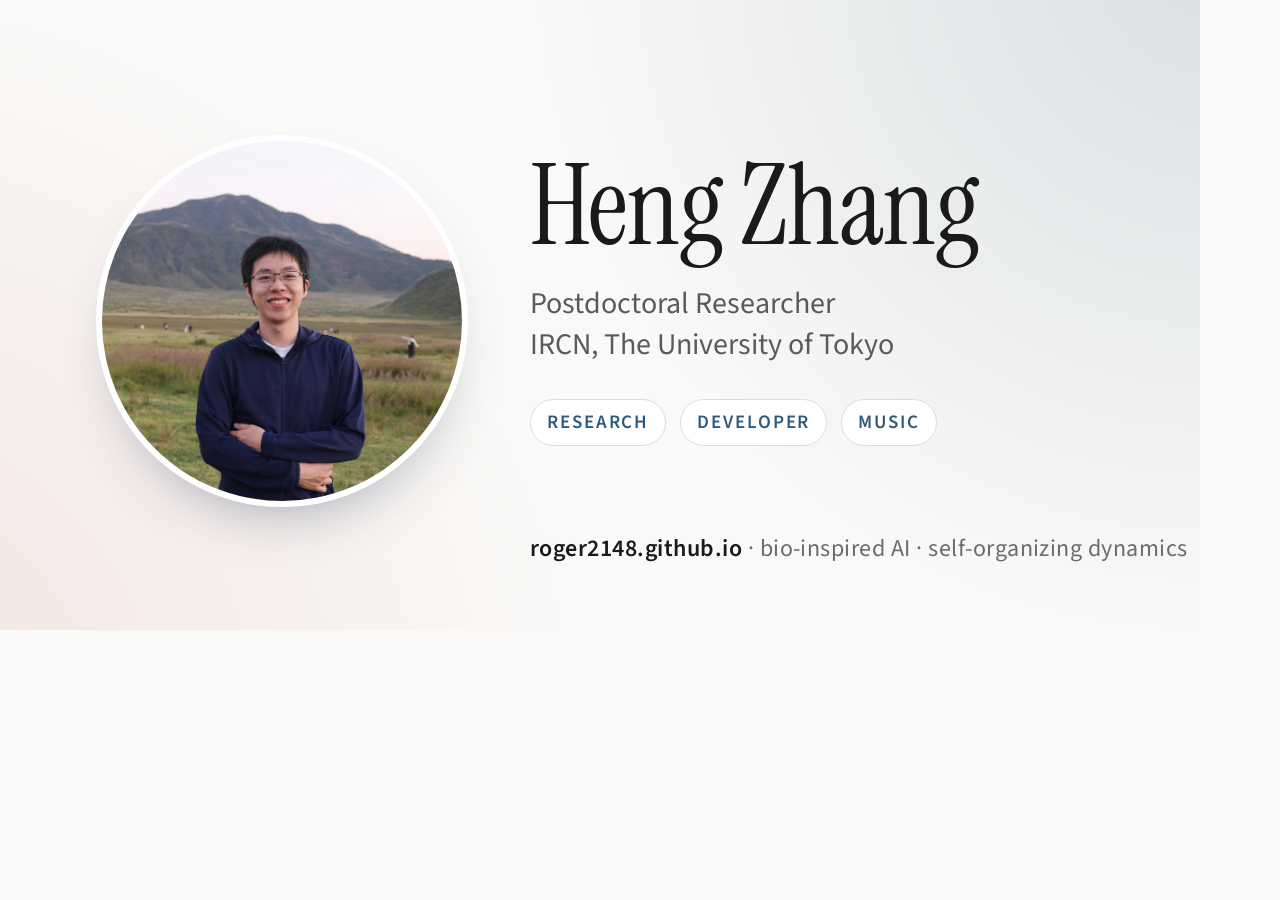
<file: assets/brand/build.html>
<!doctype html><html><head><meta charset="utf-8">
<link rel="preconnect" href="https://fonts.googleapis.com"><link rel="preconnect" href="https://fonts.gstatic.com" crossorigin>
<link href="https://fonts.googleapis.com/css2?family=Instrument+Serif:ital@0;1&family=Source+Sans+3:wght@300;400;500;600&display=swap" rel="stylesheet">
<style>
  html,body{margin:0;background:#faf9f7}
  /* ---- favicon / app icon: 512x512 monogram ---- */
  .icon{width:512px;height:512px;border-radius:112px;background:#faf9f7;position:relative;overflow:hidden;font-family:'Instrument Serif',Georgia,serif}
  .icon::before{content:"";position:absolute;inset:-20%;background:radial-gradient(circle at 78% 22%,rgba(45,90,123,.20),transparent 46%),radial-gradient(circle at 18% 84%,rgba(196,69,54,.16),transparent 46%)}
  .icon span{position:absolute;inset:0;display:grid;place-items:center;font-size:330px;line-height:1;color:#1a1a1a;letter-spacing:-.04em;transform:translate(-18px,-14px)}
  .icon i{position:absolute;right:66px;bottom:88px;width:46px;height:46px;border-radius:50%;background:#2d5a7b}
  /* ---- social card 1200x630 ---- */
  .card{width:1200px;height:630px;position:relative;overflow:hidden;background:#faf9f7;font-family:'Source Sans 3',-apple-system,sans-serif;color:#1a1a1a}
  .card::before{content:"";position:absolute;inset:-30%;background:radial-gradient(circle at 82% 14%,rgba(45,90,123,.16),transparent 38%),radial-gradient(circle at 10% 92%,rgba(196,69,54,.13),transparent 38%)}
  .card .photo{position:absolute;left:96px;top:135px;width:360px;height:360px;border-radius:50%;overflow:hidden;border:6px solid #fff;box-shadow:0 30px 60px -30px rgba(40,60,90,.45)}
  .card .photo img{width:100%;height:100%;object-fit:cover;display:block}
  .card .text{position:absolute;left:530px;top:150px;right:80px}
  .card h1{font-family:'Instrument Serif',Georgia,serif;font-weight:400;font-size:112px;line-height:1;margin:0 0 22px;letter-spacing:-.01em}
  .card .role{font-size:30px;color:#5a5a5a;margin:0 0 34px;line-height:1.35}
  .card .ids{display:flex;gap:14px;flex-wrap:wrap}
  .card .ids span{font-size:19px;font-weight:600;letter-spacing:.1em;text-transform:uppercase;padding:9px 16px;border-radius:999px;background:#fff;border:1px solid #e0ddd8;color:#2d5a7b}
  .card .url{position:absolute;left:530px;bottom:64px;font-size:24px;color:#6b6b6b;letter-spacing:.02em}
  .card .url b{color:#1a1a1a;font-weight:600}
</style></head><body>
<div id="icon" class="icon" hidden><span>HZ</span><i></i></div>
<div id="card" class="card" hidden>
  <div class="photo"><img src="../../profile_photo.jpeg" alt=""></div>
  <div class="text"><h1>Heng Zhang</h1><p class="role">Postdoctoral Researcher<br>IRCN, The University of Tokyo</p>
    <div class="ids"><span>Research</span><span>Developer</span><span>Music</span></div></div>
  <div class="url"><b>roger2148.github.io</b> · bio-inspired AI · self-organizing dynamics</div>
</div>
<script>document.getElementById(location.hash.slice(1) || 'card').hidden = false;</script>
</body></html>
</file>
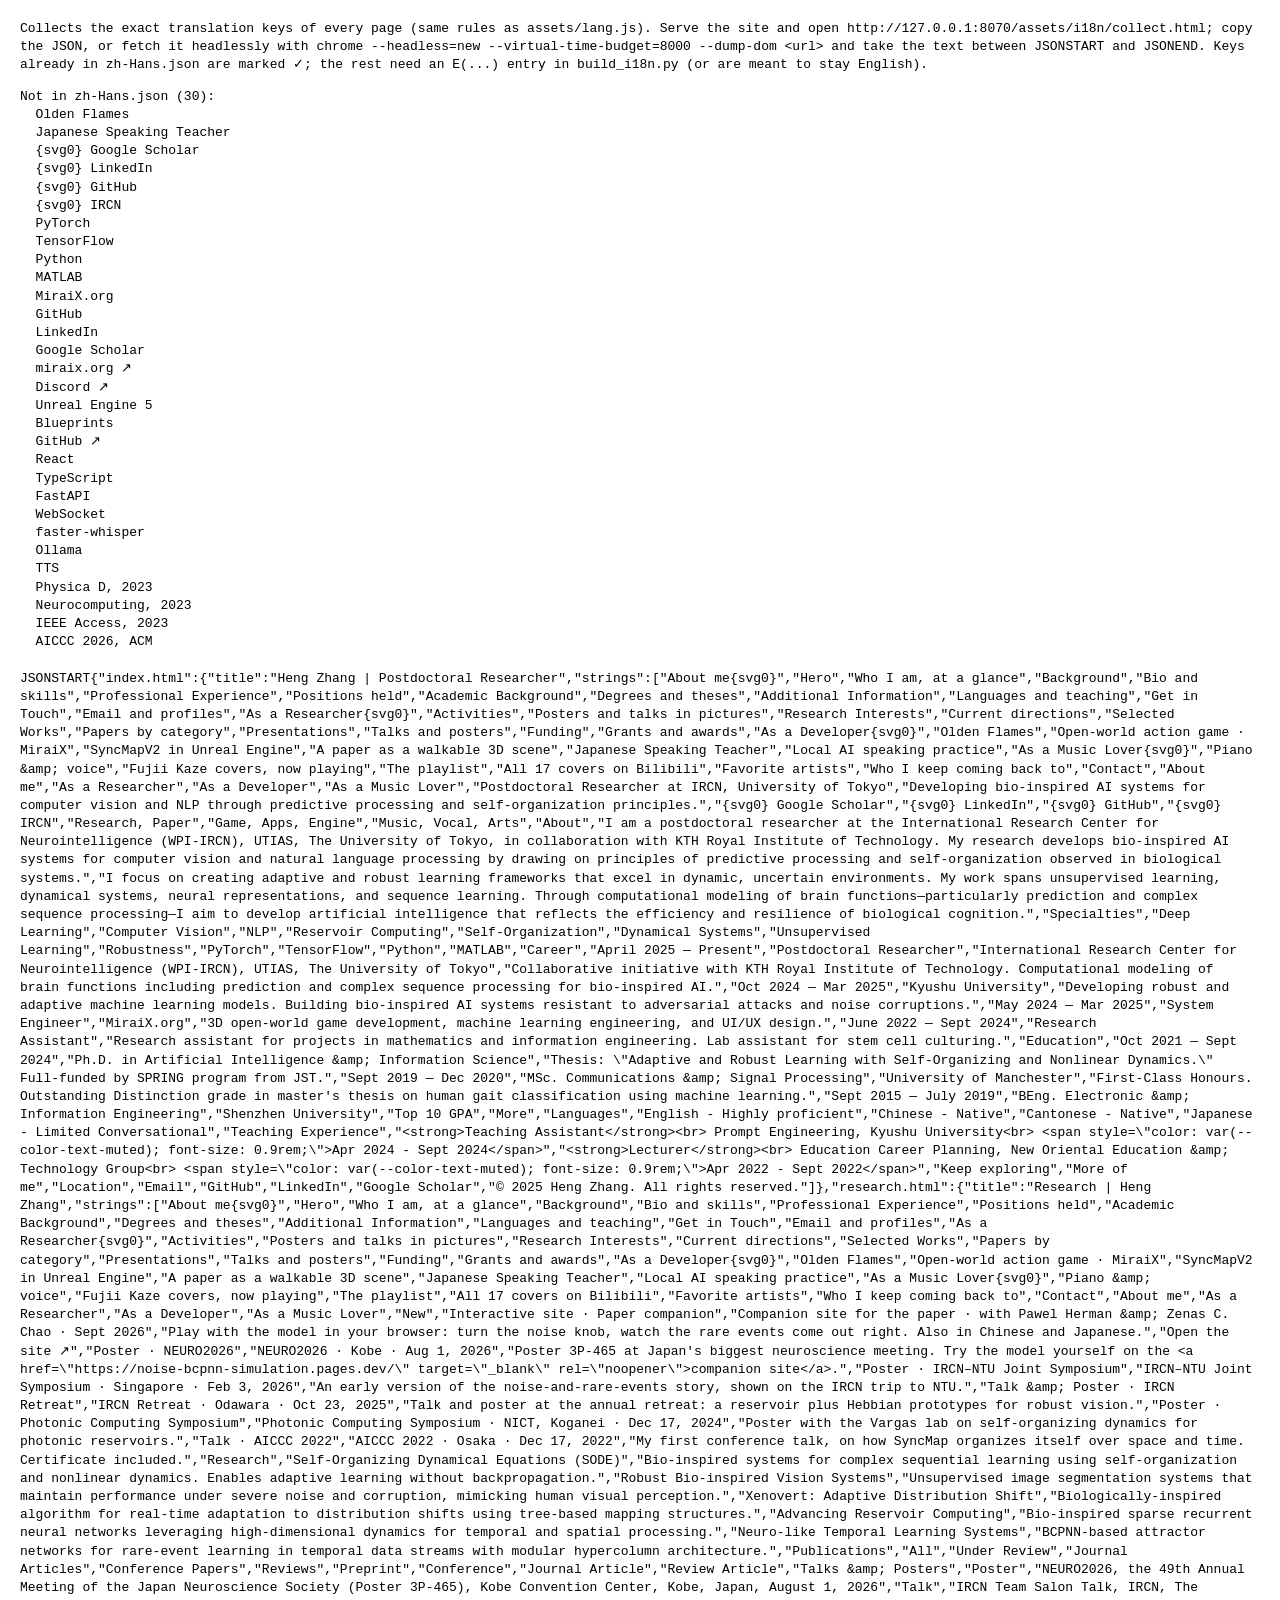
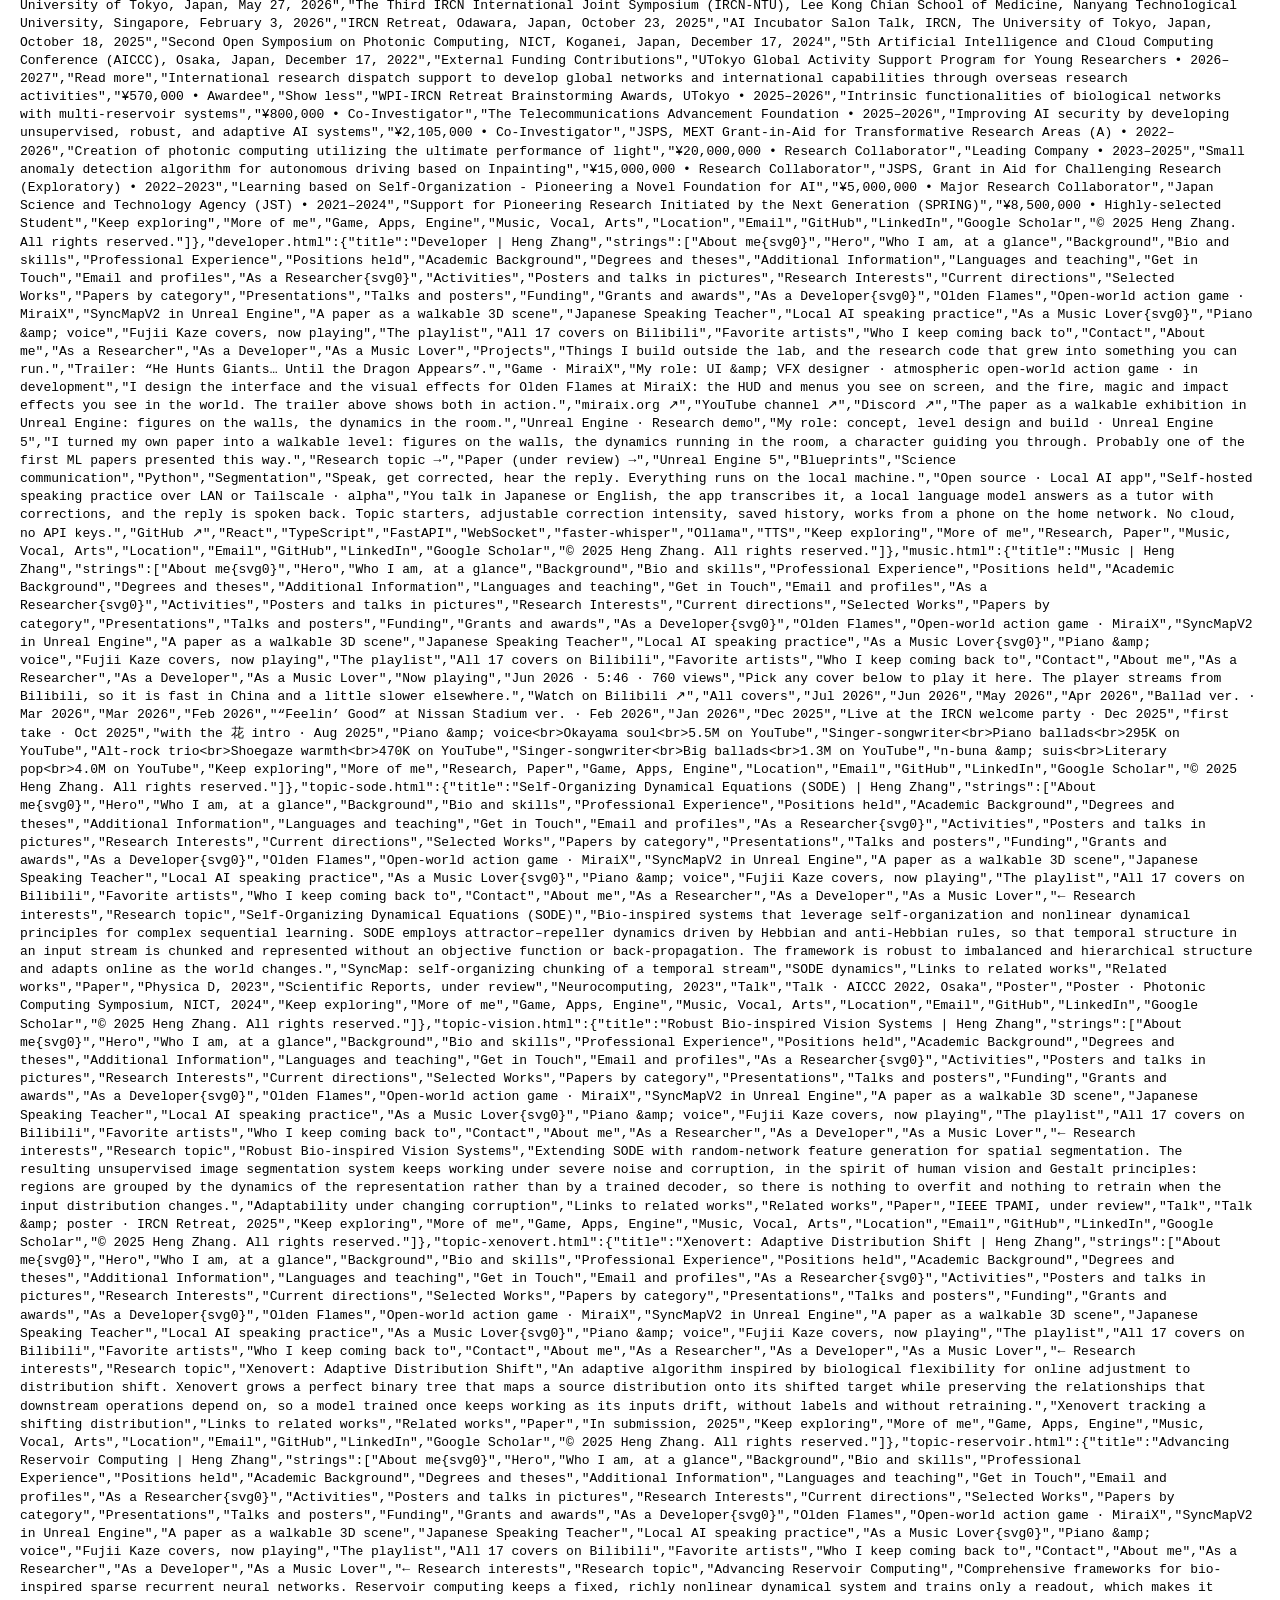
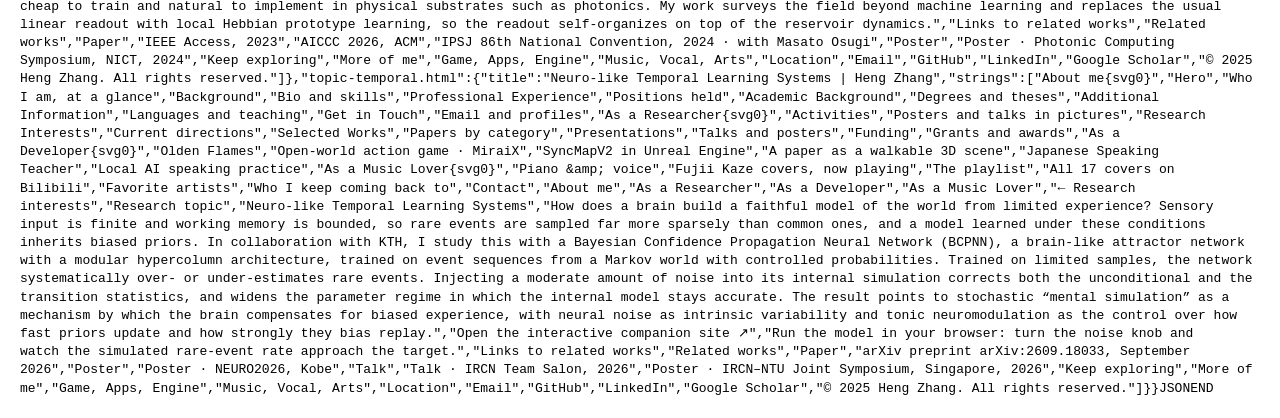
<file: assets/i18n/collect.html>
<!doctype html><html><head><meta charset="utf-8"><title>i18n key collector</title>
<style>body{font:13px/1.4 ui-monospace,Menlo,monospace;margin:20px} pre{white-space:pre-wrap}</style></head><body>
<p>Collects the exact translation keys of every page (same rules as <code>assets/lang.js</code>). Serve the site and open
<code>http://127.0.0.1:8070/assets/i18n/collect.html</code>; copy the JSON, or fetch it headlessly with
<code>chrome --headless=new --virtual-time-budget=8000 --dump-dom &lt;url&gt;</code> and take the text between JSONSTART and JSONEND.
Keys already in zh-Hans.json are marked ✓; the rest need an <code>E(...)</code> entry in build_i18n.py (or are meant to stay English).</p>
<pre id="out">working…</pre><script>
const TEXT_TAGS = new Set(['H1','H2','H3','H4','H5','P','LI','TD','TH','DT','DD','FIGCAPTION','BUTTON','LABEL','SUMMARY','BLOCKQUOTE']);
const SEL = '.section-label,.nav-menu__label,.nav-menu__sub,.nav__item,.nav-mobile__title,.nav-mobile a,.hero-path__label,.activity-kicker,.activity-meta,.activity-new,.pres-badge,.pres-meta,.pub-type,.timeline-date,.timeline-org,.music-tile__meta,.artist__tags,.dev-meta,.dev-links a,.funding-short,.funding-grant,.funding-meta,.funding-amount,.site-preview__badge,.site-preview__caption,.dev-media__caption,.music-now__meta,.music-now__link,.topic-back,.hero-title,.hero-tagline,.hero-links a,.contact-item-label,.contact-socials a,.project-title-link,.read-more,.read-less,.music-channel,.skill-tag,.about-skills span,.contact-item a';
const INLINE = new Set(['A','SPAN','STRONG','EM','B','I','SUB','SUP','CODE','BR','SMALL','ABBR','MARK','KBD','WBR','TIME','svg','path','circle','line','rect','polygon','g','text','use','defs','marker','tspan','polyline','ellipse','stop','linearGradient','radialGradient']);
const SKIP = 'script,style,pre,code,iframe,video,textarea,input,select,noscript,canvas,[data-i18n-skip],.nav-lang,.nav-logo,.hero-text h1,.pub-title,.pub-authors,.pub-venue,.pub-links,.pres-title,.activity-content h3,.music-tile__name,.music-now h3,.artist__name,.artist__jp,.dev-project h3,.lightbox';
const norm = (s) => s.replace(/\s+/g,' ').trim();
function inlineOnly(el){ for (const c of el.querySelectorAll('*')) if (!INLINE.has(c.tagName)) return false; return true; }
function keyOf(el){ const c=el.cloneNode(true); let i=0; c.querySelectorAll('svg').forEach(s=>s.replaceWith(document.createTextNode('{svg'+(i++)+'}'))); return norm(c.innerHTML); }
function isCand(el){ return (TEXT_TAGS.has(el.tagName)||el.matches(SEL)) && inlineOnly(el); }
function candidates(root){ const out=[]; (function walk(el){ if(el.nodeType!==1) return; if(el.matches(SKIP)||el.closest(SKIP)) return; if(isCand(el)&&!el.querySelector(SEL)){out.push(el);return;} for(const c of el.children) walk(c); })(root); return out; }
function meaningful(el){ const t=norm(el.textContent); return t.length>=2 && !/^[\d\W_]+$/.test(t); }
(async () => {
  const base = '../../';
  const pages=['index.html','research.html','developer.html','music.html','topic-sode.html','topic-vision.html','topic-xenovert.html','topic-reservoir.html','topic-temporal.html'];
  const dict = await fetch('zh-Hans.json').then(r => r.ok ? r.json() : {}).catch(() => ({}));
  const res={}; const missing=[];
  for (const p of pages) {
    const t = await (await fetch(base + p)).text(); const d = new DOMParser().parseFromString(t,'text/html');
    const seen=new Set(), strings=[];
    candidates(d.body).forEach(el=>{ if(!meaningful(el)) return; const k=keyOf(el); if(!seen.has(k)){seen.add(k); strings.push(k);} });
    res[p]={title:d.title, strings};
    [d.title, ...strings].forEach(k => { if (!dict[k] && !missing.includes(k)) missing.push(k); });
    d.querySelectorAll('[data-caption]').forEach(e => { const k = e.getAttribute('data-caption'); if (!dict[k] && !missing.includes(k)) missing.push(k); });
  }
  document.getElementById('out').textContent = 'Not in zh-Hans.json (' + missing.length + '):\n  ' + missing.join('\n  ') + '\n\nJSONSTART' + JSON.stringify(res) + 'JSONEND';
})();
</script></body></html>
</file>
<file: assets/site.css>
/* ===== CSS Variables ===== */
:root {
    --color-bg: #faf9f7;
    --color-bg-alt: #f0efeb;
    --color-text: #1a1a1a;
    --color-text-muted: #5a5a5a;
    --color-accent: #2d5a7b;
    --color-accent-light: #e8f0f5;
    --color-border: #e0ddd8;
    --font-display: 'Instrument Serif', Georgia, serif;
    --font-body: 'Source Sans 3', -apple-system, sans-serif;
    --max-width: 1100px;
    --space-xs: 0.5rem;
    --space-sm: 1rem;
    --space-md: 2rem;
    --space-lg: 4rem;
    --space-xl: 6rem;
}

/* ===== Reset & Base ===== */
*,
*::before,
*::after {
    box-sizing: border-box;
    margin: 0;
    padding: 0;
}

html {
    scroll-behavior: smooth;
    scroll-padding-top: 80px;
}

body {
    font-family: var(--font-body);
    font-size: 1rem;
    font-weight: 400;
    line-height: 1.7;
    color: var(--color-text);
    background: var(--color-bg);
    -webkit-font-smoothing: antialiased;
}

img {
    max-width: 100%;
    display: block;
}

a {
    color: var(--color-accent);
    text-decoration: none;
    transition: opacity 0.2s ease;
}

a:hover {
    opacity: 0.7;
}

/* ===== Typography ===== */
h1,
h2,
h3 {
    font-family: var(--font-display);
    font-weight: 400;
    line-height: 1.2;
}

h1 {
    font-size: clamp(2.5rem, 6vw, 4rem);
}

h2 {
    font-size: clamp(1.75rem, 4vw, 2.5rem);
    margin-bottom: var(--space-md);
}

h3 {
    font-size: 1.25rem;
}

.section-label {
    font-family: var(--font-body);
    font-size: 0.75rem;
    font-weight: 600;
    letter-spacing: 0.15em;
    text-transform: uppercase;
    color: var(--color-accent);
    margin-bottom: var(--space-xs);
}

/* ===== Layout ===== */
.container {
    width: 100%;
    max-width: var(--max-width);
    margin: 0 auto;
    padding: 0 var(--space-md);
}

section {
    padding: var(--space-xl) 0;
}

/* ===== Collapsible Sections ===== */
.section-header {
    display: flex;
    align-items: center;
    justify-content: space-between;
    margin-bottom: var(--space-md);
    cursor: pointer;
    user-select: none;
    transition: margin-bottom 0.3s ease;
}

.section-header.collapsed {
    margin-bottom: var(--space-xs);
}

.section-title-wrapper {
    flex: 1;
}

.section-collapse-icon {
    width: 24px;
    height: 24px;
    display: flex;
    align-items: center;
    justify-content: center;
    opacity: 0.4;
    transition: opacity 0.3s ease, transform 0.3s ease;
    cursor: pointer;
    margin-left: var(--space-md);
}

.section-collapse-icon:hover {
    opacity: 0.8;
}

.section-collapse-icon .icon-minus {
    width: 16px;
    height: 2px;
    background: var(--color-text);
    border-radius: 1px;
}

.section-collapse-icon .icon-chevron {
    width: 12px;
    height: 12px;
    border-left: 2px solid var(--color-text);
    border-bottom: 2px solid var(--color-text);
    transform: rotate(-45deg);
}

.section-content {
    max-height: 10000px;
    overflow: hidden;
    transition: max-height 0.4s ease, opacity 0.4s ease;
}

.section-content.collapsed {
    max-height: 0;
    opacity: 0;
}

.section-header.collapsed .icon-minus {
    display: none;
}

.section-header:not(.collapsed) .icon-chevron {
    display: none;
}

/* ===== Header & Navigation ===== */
header {
    position: fixed;
    top: 0;
    left: 0;
    right: 0;
    z-index: 1000;
    background: rgba(250, 249, 247, 0.9);
    backdrop-filter: blur(10px);
    border-bottom: 1px solid var(--color-border);
}

nav.container {
    display: grid;
    grid-template-columns: 1fr auto 1fr;
    align-items: center;
    height: 70px;
}

.nav-logo {
    font-family: var(--font-display);
    font-size: 1.25rem;
    color: var(--color-text);
}

.nav-toggle {
    display: flex;
    flex-direction: column;
    gap: 5px;
    cursor: pointer;
    padding: 5px;
    z-index: 1001;
}

.nav-toggle span {
    width: 24px;
    height: 2px;
    background: var(--color-text);
    transition: all 0.3s ease;
}

.nav-toggle.active span:nth-child(1) {
    transform: rotate(45deg) translate(5px, 5px);
}

.nav-toggle.active span:nth-child(2) {
    opacity: 0;
}

.nav-toggle.active span:nth-child(3) {
    transform: rotate(-45deg) translate(5px, -5px);
}

/* ===== Hero Section ===== */
.hero {
    min-height: 100vh;
    display: flex;
    align-items: center;
    padding-top: 70px;
    position: relative;
}

.scroll-indicator {
    position: fixed;
    bottom: 30px;
    left: 50%;
    transform: translateX(-50%);
    display: flex;
    align-items: center;
    justify-content: center;
    cursor: pointer;
    transition: opacity 0.3s ease;
    animation: bounce 2s infinite;
    z-index: 10;
}

.scroll-indicator:hover .chevron {
    border-color: var(--color-primary);
}

.chevron {
    width: 20px;
    height: 20px;
    border-left: 2px solid var(--color-text-muted);
    border-bottom: 2px solid var(--color-text-muted);
    transform: rotate(-45deg);
    transition: border-color 0.3s ease;
}

@keyframes bounce {

    0%,
    20%,
    50%,
    80%,
    100% {
        transform: translateX(-50%) translateY(0);
    }

    40% {
        transform: translateX(-50%) translateY(-10px);
    }

    60% {
        transform: translateX(-50%) translateY(-5px);
    }
}

.back-to-top {
    position: fixed;
    bottom: 30px;
    right: 30px;
    width: 50px;
    height: 50px;
    border-radius: 50%;
    background: var(--color-bg-alt);
    border: 2px solid var(--color-border);
    display: flex;
    align-items: center;
    justify-content: center;
    cursor: pointer;
    opacity: 0;
    transition: opacity 0.3s ease, background 0.3s ease, transform 0.3s ease;
    box-shadow: 0 4px 12px rgba(0, 0, 0, 0.15);
    z-index: 100;
    pointer-events: none;
}

.back-to-top.visible {
    opacity: 1;
    pointer-events: auto;
}

.back-to-top:hover {
    background: var(--color-primary);
    transform: translateY(-3px);
    box-shadow: 0 6px 16px rgba(0, 0, 0, 0.2);
}

.back-to-top:hover .chevron-up {
    border-color: white;
}

.chevron-up {
    width: 16px;
    height: 16px;
    border-left: 2px solid var(--color-text-muted);
    border-bottom: 2px solid var(--color-text-muted);
    transform: rotate(135deg);
    transition: border-color 0.3s ease;
}

.hero-content {
    display: grid;
    gap: var(--space-lg);
    align-items: center;
}

.hero-image {
    width: 200px;
    height: 200px;
    border-radius: 50%;
    background: var(--color-bg-alt);
    border: 3px solid var(--color-border);
    overflow: hidden;
    margin: 0 auto;
}

.hero-image img {
    width: 100%;
    height: 100%;
    object-fit: cover;
}

.hero-text h1 {
    margin-bottom: var(--space-sm);
}

.hero-title {
    font-size: 1.1rem;
    color: var(--color-text-muted);
    margin-bottom: var(--space-sm);
}

.hero-tagline {
    font-size: 1.1rem;
    max-width: 550px;
    margin-bottom: var(--space-md);
}

.hero-links {
    display: flex;
    flex-wrap: wrap;
    gap: var(--space-sm);
}

.hero-links a {
    display: inline-flex;
    align-items: center;
    gap: 6px;
    padding: 0.5rem 1rem;
    background: var(--color-bg-alt);
    border: 1px solid var(--color-border);
    border-radius: 4px;
    font-size: 0.9rem;
    color: var(--color-text);
}

.hero-links a:hover {
    background: var(--color-accent-light);
    border-color: var(--color-accent);
    opacity: 1;
}

.hero-links svg {
    width: 16px;
    height: 16px;
    flex-shrink: 0;
}

/* ===== About Section ===== */
.about {
    background: var(--color-bg-alt);
}

.about-content {
    display: grid;
    gap: var(--space-md);
}

.about-text p {
    margin-bottom: var(--space-sm);
}

.skills {
    display: flex;
    flex-wrap: wrap;
    gap: var(--space-xs);
    margin-top: var(--space-md);
}

.skill-tag {
    padding: 0.4rem 0.8rem;
    background: var(--color-bg);
    border: 1px solid var(--color-border);
    border-radius: 3px;
    font-size: 0.85rem;
    color: var(--color-text-muted);
}

/* ===== Research/Projects Section ===== */
.projects-grid {
    display: grid;
    gap: var(--space-md);
}

.project-card {
    padding: var(--space-md);
    background: var(--color-bg-alt);
    border: 1px solid var(--color-border);
    border-radius: 6px;
    transition: transform 0.3s ease, box-shadow 0.3s ease;
}

.project-card:hover {
    transform: translateY(-4px);
    box-shadow: 0 10px 30px rgba(0, 0, 0, 0.06);
}

.project-card h3 {
    margin-bottom: var(--space-xs);
}

.project-meta {
    font-size: 0.85rem;
    color: var(--color-accent);
    margin-bottom: var(--space-sm);
}

.project-card p {
    color: var(--color-text-muted);
    font-size: 0.95rem;
}

.project-short {
    margin-bottom: 0;
}

.project-meta-full {
    font-size: 0.85rem;
    color: var(--color-accent);
    margin-top: var(--space-sm);
    margin-bottom: var(--space-xs);
}

.read-more,
.read-less {
    color: var(--color-accent);
    text-decoration: none;
    font-weight: 500;
    cursor: pointer;
    transition: color 0.2s ease;
}

.read-more:hover,
.read-less:hover {
    color: var(--color-text);
    text-decoration: underline;
}

.project-full {
    margin-top: var(--space-sm);
}

.project-image {
    width: 100%;
    height: auto;
    overflow: hidden;
    border-radius: 12px;
    margin-top: var(--space-sm);
}

.project-image img {
    width: 100%;
    height: auto;
    display: block;
    transition: transform 0.5s ease;
}

.project-card:hover .project-image img {
    transform: scale(1.02);
}

/* Layout: Content above Image always */
.project-card {
    display: flex;
    flex-direction: column-reverse;
    gap: var(--space-sm);
}

/* Desktop Layout adjustments */
@media (min-width: 768px) {
    .project-card {
        gap: var(--space-md);
    }
}

/* ===== Activities Section ===== */
.activities-grid {
    display: grid;
    gap: var(--space-md);
}

.activity-card {
    display: grid;
    gap: var(--space-md);
    padding: var(--space-md);
    background: var(--color-bg-alt);
    border: 1px solid var(--color-border);
    border-radius: 6px;
}

@media (min-width: 768px) {
    .activity-card {
        grid-template-columns: minmax(0, 1.15fr) minmax(0, 1fr);
        align-items: center;
    }
    .activity-card--flip .activity-content { order: 2; }
    .activity-card--flip .activity-preview { order: 1; }
}

.activity-kicker {
    font-family: var(--font-body);
    font-size: 0.75rem;
    font-weight: 600;
    letter-spacing: 0.12em;
    text-transform: uppercase;
    color: var(--color-accent);
    margin-bottom: var(--space-xs);
}

.activity-card h3 {
    margin-bottom: var(--space-xs);
}

.activity-meta {
    font-size: 0.95rem;
    color: var(--color-text-muted);
    line-height: 1.5;
    margin-bottom: var(--space-sm);
}

.activity-content p:last-child { margin-bottom: 0; }

/* Fanned photo stack. Each card keeps its own image ratio (--ar = width / height);
   its width depends on orientation, so posters, landscape and square photos all fit. */
.activity-preview {
    position: relative;
    width: 100%;
    max-width: 440px;
    aspect-ratio: 1 / 1;
    margin: 0 auto;
}

.stack-card {
    position: absolute;
    aspect-ratio: var(--ar, 3 / 4);
    border-radius: 14px;
    overflow: hidden;
    background: var(--color-bg);
    border: 1px solid var(--color-border);
    box-shadow: 0 18px 40px -18px rgba(40, 60, 90, 0.4), 0 4px 12px -6px rgba(40, 60, 90, 0.2);
    padding: 0;
    cursor: zoom-in;
    transition: transform 0.35s ease, box-shadow 0.35s ease;
}

.stack-card img {
    width: 100%;
    height: 100%;
    object-fit: cover;
    display: block;
}

.stack-card--portrait  { width: 50%; }
.stack-card--landscape { width: 64%; }
.stack-card--square    { width: 56%; }

/* slots: back (top-left), front (right), third (bottom-left) */
.stack-card:nth-child(1) { left: 2%;  top: 2%;    transform: rotate(-8deg); z-index: 1; }
.stack-card:nth-child(2) { right: 2%; top: 22%;   transform: rotate(6deg);  z-index: 3; }
.stack-card:nth-child(3) { left: 12%; bottom: 2%; transform: rotate(-3deg); z-index: 2; }
/* landscape photos sit lower in the back slot so they overlap the front card less */
.stack-card--landscape:nth-child(1) { top: 10%; }

.activity-card:hover .stack-card:nth-child(1) { transform: rotate(-11deg) translate(-3%, -2%); }
.activity-card:hover .stack-card:nth-child(2) { transform: rotate(3deg) translate(2%, -2%); }
.activity-card:hover .stack-card:nth-child(3) { transform: rotate(-1deg) translate(0, 2%); }
.stack-card:hover { z-index: 5; box-shadow: 0 24px 48px -18px rgba(40, 60, 90, 0.5); }

/* lightbox */
.lightbox {
    position: fixed;
    inset: 0;
    z-index: 2000;
    display: none;
    align-items: center;
    justify-content: center;
    padding: 24px;
    background: rgba(20, 24, 30, 0.88);
    cursor: zoom-out;
}
.lightbox.is-open { display: flex; }
.lightbox img {
    max-width: min(96vw, 1400px);
    max-height: 88vh;
    border-radius: 8px;
    box-shadow: 0 30px 80px rgba(0, 0, 0, 0.5);
}
.lightbox figcaption {
    position: absolute;
    left: 0; right: 0; bottom: 18px;
    text-align: center;
    color: rgba(255, 255, 255, 0.85);
    font-size: 0.9rem;
}

/* ===== Presentations Section (compact rows) ===== */
.pres-list {
    display: flex;
    flex-direction: column;
}

.pres-item {
    display: grid;
    grid-template-columns: 5.2rem minmax(0, 1fr);
    gap: 0.35rem 1rem;
    align-items: baseline;
    padding: 0.7rem 0;
    border-bottom: 1px solid var(--color-border);
}

.pres-item:last-child {
    border-bottom: none;
}

.pres-badge {
    font-size: 0.68rem;
    font-weight: 600;
    letter-spacing: 0.1em;
    text-transform: uppercase;
    color: var(--color-accent);
    white-space: nowrap;
}

.pres-title {
    font-family: var(--font-display);
    font-size: 1rem;
    line-height: 1.35;
    margin: 0;
}

.pres-meta {
    grid-column: 2;
    font-size: 0.85rem;
    color: var(--color-text-muted);
    line-height: 1.45;
    margin: 0;
}

@media (max-width: 767px) {
    .pres-item {
        grid-template-columns: 1fr;
        gap: 0.2rem;
    }
    .pres-meta {
        grid-column: 1;
    }
}

/* ===== Publications Section ===== */
.publications {
    background: var(--color-bg-alt);
}

/* Publication Filter Tabs */
.pub-filters {
    display: flex;
    flex-wrap: wrap;
    gap: 0.75rem;
    margin-bottom: var(--space-lg);
    justify-content: center;
}

.pub-filter-btn {
    padding: 0.5rem 1.25rem;
    background: transparent;
    border: 1px solid var(--color-border);
    border-radius: 2rem;
    font-family: var(--font-body);
    font-size: 0.9rem;
    color: var(--color-text-muted);
    cursor: pointer;
    transition: all 0.2s ease;
}

.pub-filter-btn:hover {
    border-color: var(--color-accent);
    color: var(--color-accent);
}

.pub-filter-btn.active {
    background: var(--color-accent);
    border-color: var(--color-accent);
    color: white;
}

.pub-list {
    display: flex;
    flex-direction: column;
    gap: var(--space-md);
}

.pub-item {
    padding-bottom: var(--space-md);
    border-bottom: 1px solid var(--color-border);
}

.pub-item:last-child {
    border-bottom: none;
    padding-bottom: 0;
}

/* Hide publications with data-show="false" */
.pub-item[data-show="false"] {
    display: none;
}

.pub-type {
    font-size: 0.75rem;
    font-weight: 600;
    letter-spacing: 0.1em;
    text-transform: uppercase;
    color: var(--color-accent);
    margin-bottom: var(--space-xs);
}

.pub-title {
    font-family: var(--font-display);
    font-size: 1.1rem;
    margin-bottom: var(--space-xs);
}

.pub-authors {
    font-size: 0.9rem;
    color: var(--color-text-muted);
    margin-bottom: 4px;
}

.pub-venue {
    font-size: 0.9rem;
    color: var(--color-text-muted);
    font-style: italic;
}

.pub-links {
    margin-top: var(--space-xs);
    display: flex;
    gap: var(--space-sm);
}

.pub-links a {
    font-size: 0.85rem;
    font-weight: 500;
}

/* ===== Experience Section ===== */
.timeline {
    display: flex;
    flex-direction: column;
    gap: var(--space-md);
}

.timeline-item {
    display: grid;
    gap: var(--space-xs);
    padding-left: var(--space-md);
    border-left: 2px solid var(--color-border);
    position: relative;
}

.timeline-item::before {
    content: '';
    position: absolute;
    left: -6px;
    top: 6px;
    width: 10px;
    height: 10px;
    border-radius: 50%;
    background: var(--color-accent);
}

.timeline-date {
    font-size: 0.85rem;
    color: var(--color-text-muted);
}

.timeline-title {
    font-family: var(--font-display);
    font-size: 1.15rem;
}

.timeline-org {
    font-weight: 500;
    color: var(--color-accent);
}

.timeline-desc {
    font-size: 0.95rem;
    color: var(--color-text-muted);
}

/* ===== Funding Section ===== */
.funding {
    background: var(--color-bg-alt);
}

/* ===== More Section ===== */
.more {
    background: var(--color-bg);
}

.more-grid {
    display: flex;
    flex-direction: column;
    gap: var(--space-xl);
}

.more-top-row {
    display: grid;
    grid-template-columns: repeat(auto-fit, minmax(250px, 1fr));
    gap: var(--space-lg);
}

.more-category h3 {
    font-size: 1.3rem;
    margin-bottom: var(--space-sm);
    color: var(--color-primary);
}

.more-category ul {
    list-style: none;
    padding: 0;
}

.more-category li {
    padding: var(--space-xs) 0;
    border-bottom: 1px solid var(--color-border);
}

.more-category li:last-child {
    border-bottom: none;
}

.more-category.full-width {
    grid-column: 1 / -1;
}


.funding-list {
    display: flex;
    flex-direction: column;
    gap: var(--space-md);
}

.funding-item {
    padding: var(--space-md);
    background: var(--color-bg);
    border: 1px solid var(--color-border);
    border-radius: 6px;
}

.funding-item h3 {
    margin-bottom: var(--space-xs);
}

.funding-meta {
    font-size: 0.9rem;
    color: var(--color-text-muted);
    margin-bottom: var(--space-xs);
}

.funding-amount {
    font-weight: 600;
    color: var(--color-accent);
    font-size: 0.9rem;
    margin-bottom: var(--space-xs);
}

.funding-short {
    font-family: var(--font-display);
    font-size: 1.2rem;
    color: var(--color-text);
    margin-bottom: 0;
    font-weight: 400;
}

.funding-full {
    margin-top: var(--space-sm);
}

.funding-grant {
    font-family: var(--font-display);
    font-size: 1.2rem;
    font-weight: 400;
    margin-bottom: var(--space-sm);
    color: var(--color-text);
}

.funding-full .funding-meta {
    font-size: 0.95rem;
}

.funding-full .funding-amount {
    font-size: 0.95rem;
}

.funding-read-more {
    font-size: 0.85rem;
    margin-top: var(--space-xs);
    margin-bottom: 0;
}

/* ===== Contact Section ===== */
.contact {
    text-align: center;
}

.contact-content {
    display: grid;
    grid-template-columns: 1fr 1fr;
    gap: var(--space-xl);
    margin-top: var(--space-md);
    align-items: start;
}

.contact-info {
    display: flex;
    flex-direction: column;
    align-items: flex-start;
    gap: var(--space-sm);
    text-align: left;
}

.contact-item {
    font-size: 1.1rem;
}

.contact-item-label {
    font-weight: 600;
    color: var(--color-text);
    display: block;
    margin-bottom: 4px;
}

.map-container {
    width: 100%;
    height: 300px;
    border-radius: 8px;
    overflow: hidden;
    border: 2px solid var(--color-border);
    box-shadow: 0 2px 8px rgba(0, 0, 0, 0.1);
}

.map-container iframe {
    width: 100%;
    height: 100%;
    border: 0;
}

.contact-socials {
    display: flex;
    gap: var(--space-md);
    margin-top: var(--space-md);
    grid-column: 1 / -1;
    justify-content: center;
}

.contact-socials a {
    font-weight: 500;
}

@media (max-width: 768px) {
    .hero {
        padding-top: 100px;
    }

    .contact-content {
        grid-template-columns: 1fr;
    }

    .contact-socials {
        grid-column: 1;
    }
}

/* ===== Footer ===== */
footer {
    padding: var(--space-md) 0;
    border-top: 1px solid var(--color-border);
    text-align: center;
}

footer p {
    font-size: 0.85rem;
    color: var(--color-text-muted);
}

/* ===== Responsive: Tablet+ ===== */
@media (min-width: 768px) {
    .nav-toggle,
    .nav-mobile {
        display: none;
    }

    .hero-content {
        grid-template-columns: auto 1fr;
        text-align: left;
    }

    .hero-image {
        width: 220px;
        height: 220px;
        margin: 0;
    }

    .about-content {
        grid-template-columns: 2fr 1fr;
    }

    .projects-grid {
        grid-template-columns: repeat(2, 1fr);
    }

    .contact-info {
        flex-direction: row;
        justify-content: center;
        gap: var(--space-lg);
    }
}

/* ===== Responsive: Desktop ===== */
@media (min-width: 1024px) {
    .hero-image {
        width: 260px;
        height: 260px;
    }
}

/* ===== Animations ===== */
@keyframes fadeUp {
    from {
        opacity: 0;
        transform: translateY(20px);
    }

    to {
        opacity: 1;
        transform: translateY(0);
    }
}

.animate-in {
    animation: fadeUp 0.6s ease forwards;
}

.delay-1 {
    animation-delay: 0.1s;
}

.delay-2 {
    animation-delay: 0.2s;
}

.delay-3 {
    animation-delay: 0.3s;
}

/* ===== Nav v2: page links with hover menus (shared by every page) ===== */
nav.container .nav-logo { grid-column: 1; }
nav.container .nav { grid-column: 2; }
nav.container .nav-toggle { grid-column: 3; justify-self: end; }
.nav { display: none; align-items: center; gap: 4px; justify-self: center; }
@media (min-width: 768px) { .nav { display: flex; } }
.nav__group { position: relative; }
.nav__item { display: inline-flex; align-items: center; gap: 6px; padding: 8px 12px; border-radius: 8px; font-family: var(--font-body);
    font-size: .92rem; font-weight: 500; color: var(--color-text); text-decoration: none; line-height: 1.2; white-space: nowrap;
    transition: background 140ms ease, color 140ms ease; }
.nav__item:hover, .nav__group:hover .nav__item, .nav__group:focus-within .nav__item { background: rgba(0, 0, 0, .05); }
.nav__item.is-active { color: var(--color-accent); }
.nav__item svg { width: 14px; height: 14px; transition: transform 160ms ease; }
.nav__group:hover .nav__item svg, .nav__group:focus-within .nav__item svg { transform: rotate(180deg); }
.nav-menu { position: absolute; top: calc(100% + 6px); left: 50%; min-width: 290px; padding: 8px; border-radius: 14px;
    background: rgba(250, 249, 247, .94); backdrop-filter: blur(12px); -webkit-backdrop-filter: blur(12px);
    border: 1px solid rgba(255, 255, 255, .7); box-shadow: 0 24px 48px -24px rgba(40, 60, 90, .35), 0 6px 18px -8px rgba(40, 60, 90, .2);
    opacity: 0; transform: translate(-50%, -6px); pointer-events: none; transition: opacity 160ms ease, transform 160ms ease; z-index: 1001; }
.nav-menu::before { content: ""; position: absolute; left: 0; right: 0; top: -8px; height: 8px; }
.nav__group:hover .nav-menu, .nav__group:focus-within .nav-menu { opacity: 1; transform: translate(-50%, 0); pointer-events: auto; }
.nav-menu ul { list-style: none; margin: 0; padding: 0; }
.nav-menu a { display: flex; align-items: center; gap: 12px; padding: 9px 10px; border-radius: 9px; text-decoration: none; color: var(--color-text); transition: background 120ms ease; }
.nav-menu a:hover { background: rgba(45, 90, 123, .08); }
.nav-menu__num { flex: 0 0 auto; width: 30px; height: 30px; border-radius: 8px; display: grid; place-items: center; background: var(--color-accent-light); color: var(--color-accent);
    font-family: ui-monospace, SFMono-Regular, Menlo, monospace; font-size: .72rem; font-weight: 600; }
.nav-menu__label { display: block; font-size: .92rem; font-weight: 500; line-height: 1.2; }
.nav-menu__sub { display: block; font-size: .78rem; color: var(--color-text-muted); margin-top: 2px; }
@media (prefers-reduced-motion: reduce) { .nav-menu, .nav__item svg { transition: none; } }

/* phone menu: grouped lists, scrollable */
.nav-mobile { position: fixed; top: 0; right: -100%; width: 100%; height: 100dvh; background: var(--color-bg); display: flex; flex-direction: column;
    align-items: stretch; gap: 0; padding: 84px 28px 40px; box-sizing: border-box; overflow-y: auto; -webkit-overflow-scrolling: touch; transition: right 0.4s ease; }
.nav-mobile.active { right: 0; }
.nav-mobile__group { padding: 10px 0 14px; border-bottom: 1px dashed var(--color-border); }
.nav-mobile__group:last-child { border-bottom: none; }
.nav-mobile__title { display: block; font-family: var(--font-display); font-size: 1.35rem; color: var(--color-text); text-decoration: none; margin-bottom: 4px; }
.nav-mobile__title.is-active { color: var(--color-accent); }
.nav-mobile__group a:not(.nav-mobile__title) { display: block; font-family: var(--font-body); font-size: .95rem; color: var(--color-text-muted); text-decoration: none; padding: 4px 0 4px 12px; }
@media (prefers-reduced-motion: reduce) { .nav-mobile { transition: none; } }

/* ===== Sub-page intro (replaces the profile hero on the inner pages) ===== */
.page-intro { padding: 130px 0 var(--space-md); }
.page-intro h1 { font-size: 2.6rem; margin-bottom: var(--space-xs); }
.page-intro p { max-width: 640px; color: var(--color-text-muted); font-size: 1.05rem; line-height: 1.6; margin: 0; }
@media (max-width: 767px) { .page-intro { padding-top: 104px; } .page-intro h1 { font-size: 2rem; } }

/* ===== Placeholder block for pages under construction ===== */
.placeholder-card { display: grid; place-items: center; text-align: center; min-height: 240px; padding: var(--space-lg) var(--space-md);
    border: 1px dashed var(--color-border); border-radius: 12px; color: var(--color-text-muted);
    background: repeating-linear-gradient(45deg, transparent 0 14px, rgba(45, 90, 123, 0.04) 14px 28px); }
.placeholder-card strong { display: block; font-family: var(--font-display); font-size: 1.4rem; color: var(--color-text); font-weight: 400; margin-bottom: 6px; }

/* anchored sections clear the fixed header */
section[id] { scroll-margin-top: 80px; }

/* tablet: tighter nav so five items fit between the logo and the edge */
@media (min-width: 768px) and (max-width: 1023px) {
    .nav__item { font-size: .84rem; padding: 8px 7px; gap: 4px; }
    .nav { gap: 0; }
    .nav-logo { font-size: 1.1rem; }
}

/* phone menu density */
.nav-mobile__title { font-size: 1.2rem; }
.nav-mobile__group { padding: 8px 0 10px; }
.nav-mobile__group a:not(.nav-mobile__title) { padding: 3px 0 3px 12px; }

/* first section on pages without a hero: clear the fixed header */
.first-section { padding-top: calc(70px + var(--space-lg)); }

/* ===== Research topic pages ===== */
.topic-back { display: block; width: max-content; font-size: .85rem; color: var(--color-text-muted); text-decoration: none; margin-bottom: var(--space-sm); }
.topic-back:hover { color: var(--color-accent); }
#topic h1 { font-size: 2.4rem; margin-bottom: var(--space-sm); }
.topic-para { max-width: 760px; font-size: 1.08rem; line-height: 1.7; margin-bottom: var(--space-lg); }
.topic-media { display: grid; grid-template-columns: repeat(2, minmax(0, 1fr)); gap: var(--space-md); }
.topic-media--single { grid-template-columns: minmax(0, 720px); }
@media (max-width: 767px) { .topic-media { grid-template-columns: 1fr; } }
.topic-media__item { margin: 0; }
.topic-media__item video { width: 100%; max-height: 440px; object-fit: contain; display: block; border-radius: 12px; background: var(--color-bg-alt); border: 1px solid var(--color-border); }
.topic-media { align-items: start; }
.topic-media__item figcaption { font-size: .85rem; color: var(--color-text-muted); margin-top: 8px; }
.media-placeholder { display: grid; place-items: center; text-align: center; min-height: 280px; padding: var(--space-md); border: 1px dashed var(--color-border); border-radius: 12px; color: var(--color-text-muted);
    background: repeating-linear-gradient(45deg, transparent 0 14px, rgba(45, 90, 123, 0.04) 14px 28px); }
.media-placeholder strong { display: block; font-family: var(--font-display); font-size: 1.3rem; color: var(--color-text); font-weight: 400; margin-bottom: 6px; }
a.topic-work { text-decoration: none; color: inherit; border-radius: 8px; transition: background 120ms ease; }
a.topic-work:hover { background: rgba(45, 90, 123, .06); }
a.topic-work .pres-title { color: var(--color-text); }
.project-title-link { color: inherit; text-decoration: none; border-bottom: 1px solid transparent; transition: border-color 140ms ease, color 140ms ease; }
.project-title-link:hover { color: var(--color-accent); border-bottom-color: var(--color-accent); }
.project-title-link::after { content: " \2197"; font-size: .8em; color: var(--color-text-muted); }
.topic-media--rows { grid-template-columns: minmax(0, 720px); }
.topic-media--rows video { max-height: 560px; }

/* ===== click-through preview of an external site ===== */
.site-preview { position: relative; display: block; max-width: 900px; border-radius: 14px; overflow: hidden; border: 1px solid var(--color-border);
    box-shadow: 0 20px 48px -24px rgba(40, 60, 90, .35); text-decoration: none; color: inherit; background: #fff; transition: transform .25s ease, box-shadow .25s ease; }
.site-preview:hover { transform: translateY(-3px); box-shadow: 0 28px 56px -24px rgba(40, 60, 90, .45); }
.site-preview img { display: block; width: 100%; height: auto; }
.site-preview__badge { position: absolute; top: 14px; right: 14px; padding: 7px 12px; border-radius: 999px; background: var(--color-accent); color: #fff; font-size: .8rem; font-weight: 600; letter-spacing: .02em; }
.site-preview__caption { display: block; padding: 10px 14px; font-size: .85rem; color: var(--color-text-muted); border-top: 1px solid var(--color-border); background: var(--color-bg); }
.activity-preview--flat { aspect-ratio: auto; max-width: 520px; }
.activity-preview--flat .site-preview { max-width: none; }

/* compact activity cards */
.activity-card { padding: 1.5rem 1.75rem; gap: 1.5rem; }
@media (min-width: 768px) { .activity-card { grid-template-columns: minmax(0, 1.5fr) minmax(0, 1fr); } }
.activity-preview { max-width: 340px; }
.activity-preview--flat { max-width: 440px; }
.activities-grid { gap: 1.25rem; }
.activity-card h3 { font-size: 1.2rem; line-height: 1.3; }
.activity-meta { margin-bottom: .5rem; font-size: .9rem; }
.activity-content p:last-child { font-size: .95rem; }
@media (min-width: 768px) { .activity-card { grid-template-columns: minmax(0, 1.4fr) minmax(0, 1fr); } }

/* highlighted "new" activity */
.activity-card { position: relative; }
.activity-card--new { border-color: var(--color-accent); box-shadow: 0 0 0 3px rgba(45, 90, 123, .12), 0 18px 40px -24px rgba(45, 90, 123, .35);
    background: linear-gradient(135deg, rgba(45, 90, 123, .06), transparent 45%), var(--color-bg-alt); }
.activity-new { position: absolute; top: 14px; left: 14px; z-index: 2; padding: 4px 11px; border-radius: 999px; background: var(--color-accent); color: #fff;
    font-family: var(--font-body); font-size: .68rem; font-weight: 700; letter-spacing: .14em; text-transform: uppercase; box-shadow: 0 4px 10px -4px rgba(45, 90, 123, .6); }
.activity-new::before { content: ""; display: inline-block; width: 6px; height: 6px; border-radius: 50%; background: #fff; margin-right: 6px; vertical-align: 1px;
    animation: activity-new-pulse 1.6s ease-in-out infinite; }
@keyframes activity-new-pulse { 0%, 100% { opacity: 1; } 50% { opacity: .35; } }
@media (prefers-reduced-motion: reduce) { .activity-new::before { animation: none; } }
.activity-card--new .activity-content { padding-top: 1.4rem; }

/* ===== Developer page ===== */
.dev-lede { max-width: 640px; color: var(--color-text-muted); font-size: 1.05rem; margin-bottom: var(--space-lg); }
.dev-list { display: grid; gap: var(--space-md); }
.dev-project { display: grid; gap: 1.5rem; padding: 1.5rem 1.75rem; background: var(--color-bg-alt); border: 1px solid var(--color-border); border-radius: 6px; }
@media (min-width: 768px) {
    .dev-project { grid-template-columns: minmax(0, 1.25fr) minmax(0, 1fr); align-items: center; }
    .dev-project--flip .dev-media { order: 2; }
    .dev-project--flip .dev-content { order: 1; }
}
.dev-media video, .dev-media .yt-lite, .dev-media > img { width: 100%; display: block; border-radius: 12px; border: 1px solid var(--color-border); background: #000; }
.dev-media video { max-height: 460px; object-fit: contain; background: var(--color-bg); }
.dev-media__caption { font-size: .85rem; color: var(--color-text-muted); margin: 8px 0 0; }
.dev-project h3 { font-size: 1.5rem; margin: 0 0 .25rem; }
.dev-meta { font-size: .95rem; color: var(--color-text-muted); margin-bottom: .75rem; }
.dev-content p:not(.dev-meta):not(.activity-kicker) { font-size: .98rem; }
.dev-links { display: flex; flex-wrap: wrap; gap: 6px 18px; margin: .75rem 0 0; }
.dev-links a { font-size: .9rem; font-weight: 600; color: var(--color-accent); text-decoration: none; }
.dev-links a:hover { text-decoration: underline; }
.dev-tags { list-style: none; display: flex; flex-wrap: wrap; gap: 6px; margin: .9rem 0 0; padding: 0; }
.dev-tags li { font-size: .74rem; letter-spacing: .04em; padding: 4px 10px; border-radius: 999px; background: var(--color-accent-light); color: var(--color-accent); }

/* click-to-load YouTube embed: nothing is fetched from YouTube until the visitor presses play */
.yt-lite { position: relative; aspect-ratio: 16 / 9; overflow: hidden; cursor: pointer; }
.yt-lite img { width: 100%; height: 100%; object-fit: cover; display: block; transition: transform .35s ease; }
.yt-lite:hover img { transform: scale(1.03); }
.yt-lite__play { position: absolute; inset: 0; margin: auto; width: 68px; height: 48px; padding: 0; border: 0; background: transparent; cursor: pointer; filter: drop-shadow(0 6px 14px rgba(0, 0, 0, .45)); transition: transform .2s ease; }
.yt-lite:hover .yt-lite__play { transform: scale(1.08); }
.yt-lite__play svg { width: 100%; height: 100%; }
.yt-lite iframe { position: absolute; inset: 0; width: 100%; height: 100%; border: 0; }

/* ===== Music page ===== */
.music-lede { max-width: 720px; color: var(--color-text-muted); font-size: 1.05rem; margin-bottom: var(--space-md); }
.music-channel { display: inline-flex; align-items: center; gap: 8px; margin-left: 10px; padding: 4px 12px 4px 4px; border-radius: 999px; background: #fff; border: 1px solid var(--color-border);
    font-size: .85rem; font-weight: 600; color: var(--color-accent); text-decoration: none; vertical-align: middle; }
.music-channel img { width: 22px; height: 22px; border-radius: 50%; }
.music-stage { display: grid; gap: var(--space-md); align-items: start; }
@media (min-width: 900px) { .music-stage { grid-template-columns: minmax(0, 2fr) minmax(260px, 1fr); } }
.bili-lite { position: relative; aspect-ratio: 16 / 9; border-radius: 14px; overflow: hidden; background: #000; border: 1px solid var(--color-border);
    box-shadow: 0 24px 48px -24px rgba(40, 60, 90, .45); cursor: pointer; }
.bili-lite img { width: 100%; height: 100%; object-fit: cover; display: block; transition: transform .4s ease; }
.bili-lite:hover img { transform: scale(1.03); }
.bili-lite__play { position: absolute; inset: 0; margin: auto; width: 76px; height: 76px; padding: 0; border: 0; background: transparent; cursor: pointer;
    filter: drop-shadow(0 8px 18px rgba(0, 0, 0, .45)); transition: transform .2s ease; }
.bili-lite:hover .bili-lite__play { transform: scale(1.08); }
.bili-lite__play svg { width: 100%; height: 100%; }
.bili-lite iframe { position: absolute; inset: 0; width: 100%; height: 100%; border: 0; }
.bili-lite.is-playing img, .bili-lite.is-playing .bili-lite__play { display: none; }
.music-now h3 { font-size: 1.9rem; margin: 0 0 .3rem; }
.music-now__meta { color: var(--color-text-muted); font-size: .95rem; margin-bottom: .75rem; }
.music-now__hint { font-size: .9rem; color: var(--color-text-muted); margin-bottom: .75rem; }
.music-now__link { font-size: .9rem; font-weight: 600; color: var(--color-accent); text-decoration: none; }
.music-now__link:hover { text-decoration: underline; }

.music-grid { display: grid; grid-template-columns: repeat(auto-fill, minmax(200px, 1fr)); gap: 18px 16px; }
.music-tile { display: block; text-align: left; padding: 0; border: 0; background: transparent; cursor: pointer; color: var(--color-text); font-family: var(--font-body); border-radius: 12px; }
.music-tile__cover { position: relative; display: block; aspect-ratio: 16 / 10; border-radius: 12px; overflow: hidden; background: var(--color-bg-alt); border: 1px solid var(--color-border);
    box-shadow: 0 10px 24px -16px rgba(40, 60, 90, .4); transition: transform .25s ease, box-shadow .25s ease; }
.music-tile__cover img { width: 100%; height: 100%; object-fit: cover; display: block; }
.music-tile__dur { position: absolute; right: 8px; bottom: 8px; padding: 2px 7px; border-radius: 6px; background: rgba(0, 0, 0, .65); color: #fff; font-size: .72rem; font-weight: 600; }
.music-tile:hover .music-tile__cover { transform: translateY(-3px); box-shadow: 0 18px 32px -16px rgba(40, 60, 90, .5); }
.music-tile__name { display: block; margin-top: 10px; font-family: var(--font-display); font-size: 1.15rem; line-height: 1.2; }
.music-tile__meta { display: block; font-size: .82rem; color: var(--color-text-muted); margin-top: 2px; }
.music-tile.is-current .music-tile__cover { outline: 2px solid var(--color-accent); outline-offset: 2px; }
.music-tile.is-current .music-tile__name { color: var(--color-accent); }
.music-tile:focus-visible { outline: 2px solid var(--color-accent); outline-offset: 4px; }

/* ===== Favorite artists (authors-style row, compact) ===== */
.section-rule { display: block; width: 56px; height: 3px; background: var(--color-border); margin: 0 auto 18px; }
.section-label--center { display: block; text-align: center; letter-spacing: .2em; }
.h2--center { text-align: center; margin-bottom: var(--space-lg); }
.artists-grid { display: grid; grid-template-columns: repeat(auto-fit, minmax(150px, 1fr)); gap: var(--space-md) 20px; justify-items: center; }
.artist { display: flex; flex-direction: column; align-items: center; text-align: center; text-decoration: none; color: var(--color-text); width: 100%; max-width: 200px; }
.artist__photo { display: block; width: 120px; height: 120px; border-radius: 50%; overflow: hidden; border: 3px solid #fff; box-shadow: 0 10px 26px -14px rgba(40, 60, 90, .45);
    transition: transform .25s ease, box-shadow .25s ease; }
.artist__photo img { width: 100%; height: 100%; object-fit: cover; display: block; }
.artist:hover .artist__photo { transform: translateY(-4px); box-shadow: 0 18px 34px -14px rgba(40, 60, 90, .55); }
.artist__name { display: inline-flex; align-items: center; gap: 6px; margin-top: 16px; font-family: var(--font-body); font-weight: 600; font-size: .95rem; letter-spacing: .12em; text-transform: uppercase; }
.artist__name svg { width: 13px; height: 13px; color: var(--color-text-muted); transition: transform .2s ease, color .2s ease; }
.artist:hover .artist__name svg { transform: translate(2px, -2px); color: var(--color-accent); }
.artist__jp { display: block; margin-top: 4px; font-size: .78rem; letter-spacing: .14em; color: var(--color-text-muted); text-transform: uppercase; }
.artist__tags { display: block; margin-top: 10px; font-size: .88rem; line-height: 1.6; color: var(--color-text-muted); }

/* ===== Hero: three doors into the site (icon-in-halo style from the paper site) ===== */
.hero-paths { display: grid; grid-template-columns: repeat(3, minmax(0, 1fr)); gap: 24px; margin: var(--space-xl) auto 0; max-width: 720px; }
.hero-path { display: flex; flex-direction: column; align-items: center; text-align: center; text-decoration: none; color: var(--color-text); padding: 8px 4px; border-radius: 16px; transition: transform .16s ease; }
.hero-path:hover { transform: translateY(-3px); }
.hero-path__icon { position: relative; display: grid; place-items: center; width: 72px; height: 72px; border-radius: 50%; margin-bottom: 22px; background: #fff; color: var(--color-text);
    box-shadow: 0 1px 0 rgba(255, 255, 255, .9) inset, 0 8px 22px -12px rgba(40, 60, 90, .35); }
.hero-path__icon::before { content: ""; position: absolute; inset: -14px; border-radius: 50%; z-index: -1; filter: blur(14px); opacity: .28; transition: opacity .2s ease, transform .2s ease; }
.hero-path:hover .hero-path__icon::before { opacity: .5; transform: scale(1.08); }
.hero-path--blue .hero-path__icon::before { background: radial-gradient(circle at 30% 30%, #9cbcd3, #2d5a7b 70%, transparent 72%); }
.hero-path--warm .hero-path__icon::before { background: radial-gradient(circle at 30% 30%, #f0b8ad, #c44536 70%, transparent 72%); }
.hero-path--green .hero-path__icon::before { background: radial-gradient(circle at 30% 30%, #b9d9c0, #3d7a55 70%, transparent 72%); }
.hero-path__icon svg { width: 28px; height: 28px; }
.hero-path__label { font-family: var(--font-body); font-weight: 400; font-size: .9rem; letter-spacing: .1em; text-transform: uppercase; color: #444; line-height: 1.3; }
@media (max-width: 767px) { .hero-paths { margin-left: auto; margin-right: auto; gap: 12px; } .hero { padding-bottom: 72px; } }
@media (max-width: 480px) { .hero-path__icon { width: 60px; height: 60px; margin-bottom: 14px; } .hero-path__icon svg { width: 24px; height: 24px; } .hero-path__label { font-size: .74rem; letter-spacing: .08em; } }

/* the scroll cue is redundant on phones, where the hero already runs past one screen */
@media (max-width: 767px) { .scroll-indicator { display: none; } }

@media (min-width: 768px) { .hero { padding-bottom: 96px; } }

/* centre the photo+text block so the three doors below line up with it */
@media (min-width: 768px) {
    .hero-content { max-width: 860px; margin: 0 auto; }
    .hero-paths { margin-top: calc(var(--space-xl) + 24px); }
}

/* overall scale: the rem-based type and spacing shrink together on desktop; the phone stays at 100% */
@media (min-width: 768px) {
    html { font-size: 90%; }
    .hero-image { width: 240px; height: 240px; }
    .hero-path__icon { width: 64px; height: 64px; margin-bottom: 18px; }
    .hero-path__icon svg { width: 26px; height: 26px; }
    .hero-paths { max-width: 660px; }
}

/* doors share the hero block's edges: first icon under the photo, last mirrored, middle on the page centre */
@media (min-width: 768px) {
    .hero-paths { display: flex; justify-content: space-between; max-width: 860px; gap: 0; }
    .hero-path { width: 240px; flex: 0 0 240px; }
}

/* nav links sit at the right edge, logo at the left */
nav.container { grid-template-columns: auto 1fr auto; }
nav.container .nav { grid-column: 2; justify-self: end; }
nav.container .nav-toggle { grid-column: 3; }
.nav__group:last-of-type .nav-menu { left: auto; right: 0; transform: translate(0, -6px); }
.nav__group:last-of-type:hover .nav-menu, .nav__group:last-of-type:focus-within .nav-menu { transform: translate(0, 0); }

/* hero doors: the same ↗ cue as the research card titles, so they read as links */
.hero-path__label::after { content: "\2197"; margin-left: 6px; font-size: .85em; color: var(--color-text-muted); transition: transform .2s ease, color .2s ease; display: inline-block; }
.hero-path:hover .hero-path__label { color: var(--color-accent); }
.hero-path:hover .hero-path__label::after { color: var(--color-accent); transform: translate(2px, -2px); }

/* ===== "Keep exploring" row at the end of research / developer / music / topic pages ===== */
.explore { padding-top: var(--space-lg); padding-bottom: var(--space-lg); }
.explore .hero-paths { margin-top: 0; }
@media (min-width: 768px) { .explore .hero-paths { margin-top: 0; max-width: 860px; } }
.hero-path--grey .hero-path__icon::before { background: radial-gradient(circle at 30% 30%, #d9d3c8, #6b6257 70%, transparent 72%); }
/* same collapsible header as Contact (title centred in the space left of the icon), so the two line up */
.explore { text-align: center; }
.explore .section-content { padding-top: var(--space-sm); }

/* ===== Language switcher (globe menu; on phones it sits left of the hamburger) ===== */
nav.container .nav-right { grid-column: 3; justify-self: end; display: flex; align-items: center; gap: 6px; }
nav.container .nav-toggle { grid-column: auto; }
.nav-lang { display: block; }
.nav-lang__btn { gap: 6px; background: none; border: 0; cursor: pointer; font: inherit; }
.nav-lang__globe { width: 16px !important; height: 16px !important; transform: none !important; }
.nav-lang__code { font-size: .8rem; font-weight: 600; letter-spacing: .04em; min-width: 1.6em; text-align: center; }
.nav-menu--right { left: auto; right: 0; transform: translate(0, -6px); min-width: 200px; }
.nav__group:hover .nav-menu--right, .nav__group:focus-within .nav-menu--right, .nav-lang.is-open .nav-menu--right { opacity: 1; transform: translate(0, 0); pointer-events: auto; }
.nav-menu--lang a { justify-content: space-between; }
.nav-lang__check { color: var(--color-accent); font-weight: 700; opacity: 0; }
.nav-menu--lang a.is-active .nav-lang__check { opacity: 1; }
@media (max-width: 767px) {
    nav.container .nav-right { gap: 10px; }
    .nav-lang__btn { padding: 8px 6px; }
    .nav-lang__btn > svg:last-child { display: none; }
    .nav-lang__globe { width: 20px !important; height: 20px !important; }
    .nav-lang__code { font-size: .74rem; }
    .nav-menu--right { min-width: 180px; }
}
/* CJK fallbacks behind the Latin fonts; only active when the page is switched */
html[data-lang="zh-Hans"] body, html[data-lang="zh-Hans"] .nav, html[data-lang="zh-Hans"] .nav-mobile { font-family: 'Source Sans 3', 'PingFang SC', 'Hiragino Sans GB', 'Microsoft YaHei', 'Noto Sans SC', sans-serif; }
html[data-lang="zh-Hant"] body, html[data-lang="zh-Hant"] .nav, html[data-lang="zh-Hant"] .nav-mobile { font-family: 'Source Sans 3', 'PingFang TC', 'Hiragino Sans CNS', 'Microsoft JhengHei', 'Noto Sans TC', sans-serif; }
html[data-lang="ja"] body, html[data-lang="ja"] .nav, html[data-lang="ja"] .nav-mobile { font-family: 'Source Sans 3', 'Hiragino Sans', 'Hiragino Kaku Gothic ProN', 'Yu Gothic', 'Meiryo', 'Noto Sans JP', sans-serif; }
html[data-lang="zh-Hans"] h1, html[data-lang="zh-Hans"] h2, html[data-lang="zh-Hans"] h3, html[data-lang="zh-Hans"] .pres-title, html[data-lang="zh-Hans"] .pub-title { font-family: 'Instrument Serif', 'Songti SC', 'STSong', 'Noto Serif SC', Georgia, serif; }
html[data-lang="zh-Hant"] h1, html[data-lang="zh-Hant"] h2, html[data-lang="zh-Hant"] h3, html[data-lang="zh-Hant"] .pres-title, html[data-lang="zh-Hant"] .pub-title { font-family: 'Instrument Serif', 'Songti TC', 'PMingLiU', 'Noto Serif TC', Georgia, serif; }
html[data-lang="ja"] h1, html[data-lang="ja"] h2, html[data-lang="ja"] h3, html[data-lang="ja"] .pres-title, html[data-lang="ja"] .pub-title { font-family: 'Instrument Serif', 'Hiragino Mincho ProN', 'Yu Mincho', 'Noto Serif JP', Georgia, serif; }
html:not([data-lang="en"]) .hero-path__label, html:not([data-lang="en"]) .artist__name, html:not([data-lang="en"]) .section-label { letter-spacing: .06em; }
</file>
